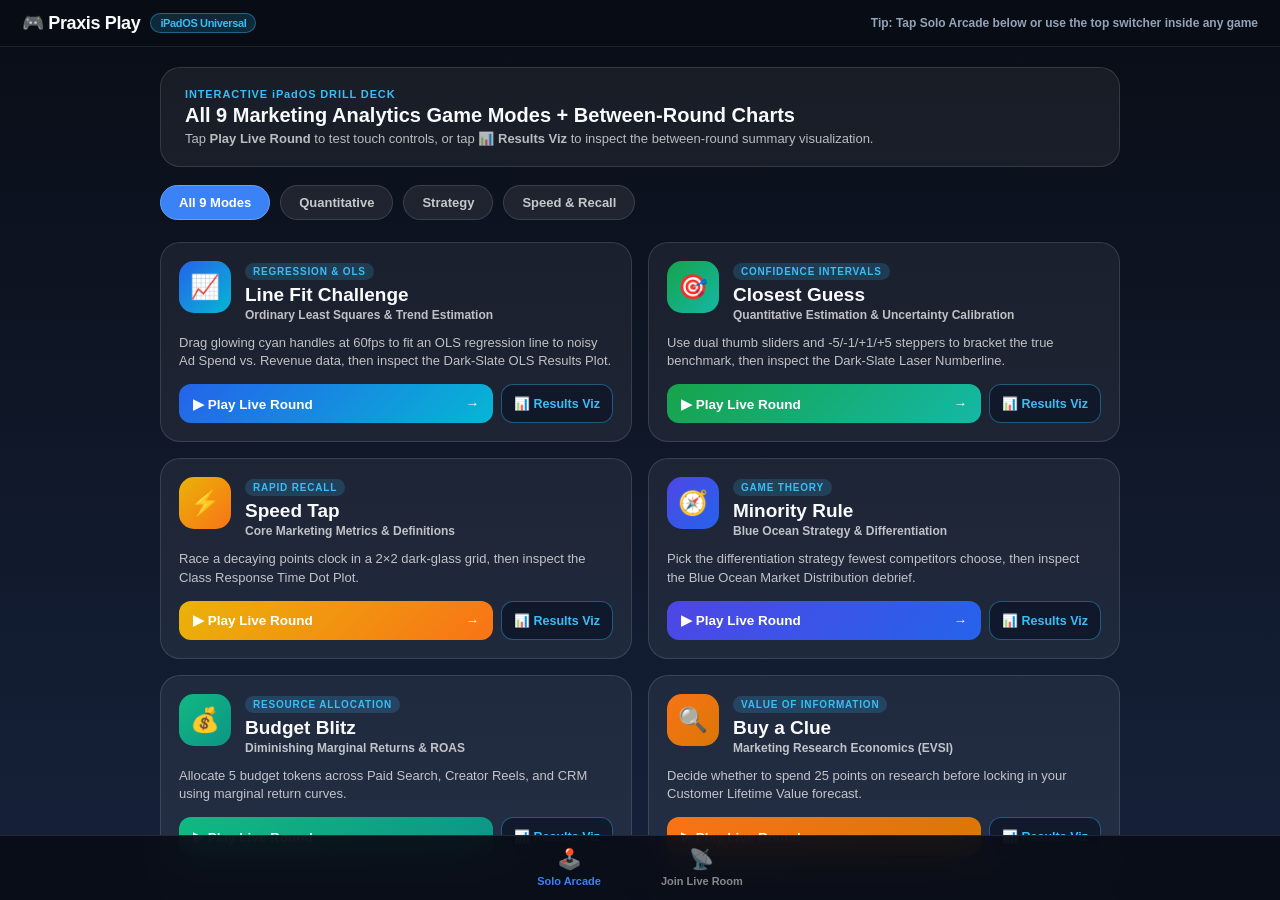
<file: index.html>
<!DOCTYPE html>
<html lang="en">
<head>
    <meta charset="UTF-8">
    <meta http-equiv="refresh" content="0; url=PraxisPlay/Resources/WebEngine/admin_pages/games/ipad.html">
    <meta name="viewport" content="width=device-width, initial-scale=1.0">
    <title>Praxis Play — iPadOS Interactive Experience</title>
    <script>
        window.location.replace("PraxisPlay/Resources/WebEngine/admin_pages/games/ipad.html");
    </script>
</head>
<body style="background:#090D16;color:#F8FAFC;font-family:-apple-system,sans-serif;display:flex;align-items:center;justify-content:center;height:100vh;margin:0;">
    <a href="PraxisPlay/Resources/WebEngine/admin_pages/games/ipad.html" style="color:#38BDF8;font-weight:700;text-decoration:none;">Launching Praxis Play for iPadOS…</a>
</body>
</html>
</file>
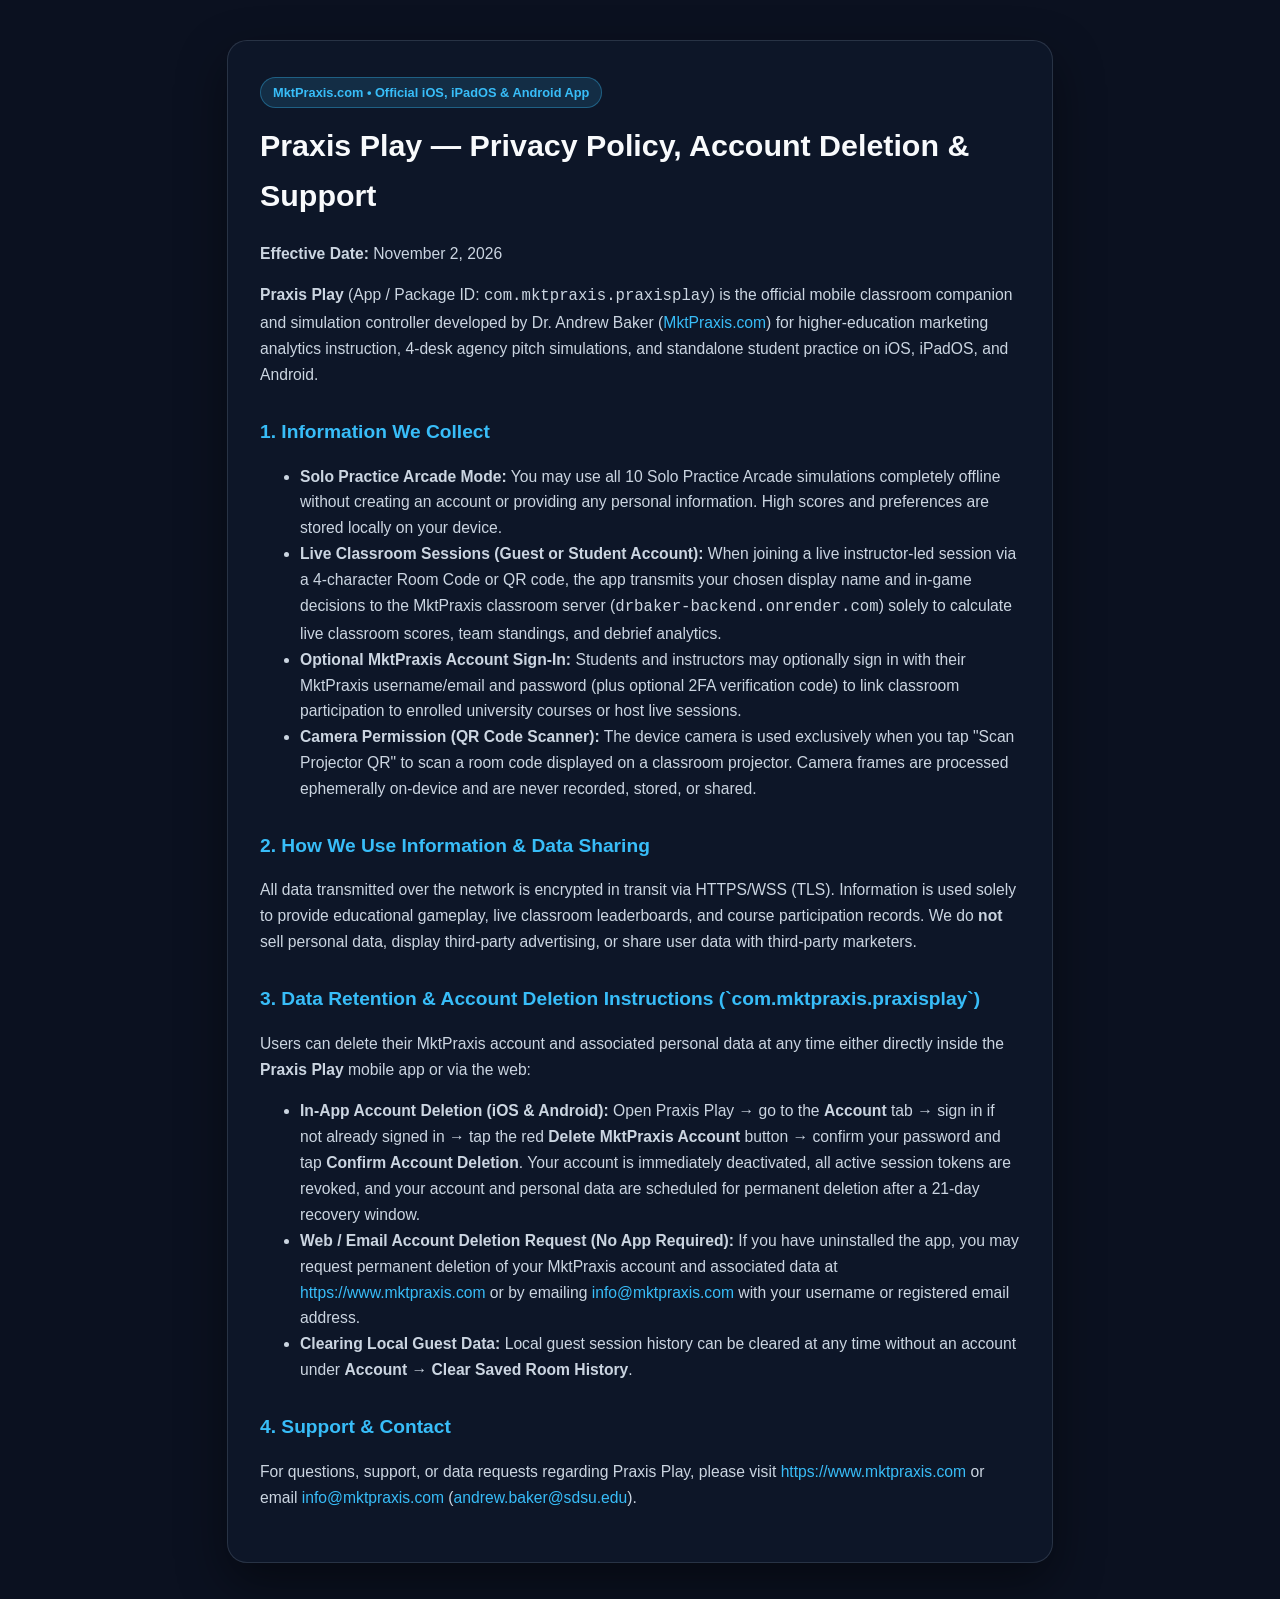
<file: privacy.html>
<!DOCTYPE html>
<html lang="en">
<head>
    <meta charset="UTF-8">
    <meta name="viewport" content="width=device-width, initial-scale=1.0">
    <title>Privacy Policy & Support — Praxis Play (MktPraxis)</title>
    <style>
        body {
            font-family: -apple-system, BlinkMacSystemFont, "SF Pro Text", "Segoe UI", Roboto, sans-serif;
            background: #0B1120;
            color: #E2E8F0;
            line-height: 1.65;
            margin: 0;
            padding: 40px 20px;
        }
        .container {
            max-width: 760px;
            margin: 0 auto;
            background: rgba(15, 23, 42, 0.92);
            border: 1px solid rgba(148, 163, 184, 0.2);
            border-radius: 20px;
            padding: 36px 32px;
            box-shadow: 0 20px 50px rgba(0, 0, 0, 0.45);
        }
        h1 {
            color: #F8FAFC;
            font-size: 1.9rem;
            margin-top: 0;
        }
        h2 {
            color: #38BDF8;
            font-size: 1.2rem;
            margin-top: 28px;
        }
        p, li {
            color: #CBD5E1;
            font-size: 0.98rem;
        }
        a {
            color: #38BDF8;
            text-decoration: none;
        }
        .badge {
            display: inline-block;
            background: rgba(56, 189, 248, 0.14);
            color: #38BDF8;
            border: 1px solid rgba(56, 189, 248, 0.35);
            border-radius: 999px;
            padding: 4px 12px;
            font-size: 0.8rem;
            font-weight: 700;
            margin-bottom: 12px;
        }
    </style>
</head>
<body>
    <div class="container">
        <div class="badge">MktPraxis.com • Official iOS, iPadOS &amp; Android App</div>
        <h1>Praxis Play — Privacy Policy, Account Deletion &amp; Support</h1>
        <p><strong>Effective Date:</strong> November 2, 2026</p>
        <p><strong>Praxis Play</strong> (App / Package ID: <code>com.mktpraxis.praxisplay</code>) is the official mobile classroom companion and simulation controller developed by Dr. Andrew Baker (<a href="https://www.mktpraxis.com">MktPraxis.com</a>) for higher-education marketing analytics instruction, 4-desk agency pitch simulations, and standalone student practice on iOS, iPadOS, and Android.</p>

        <h2>1. Information We Collect</h2>
        <ul>
            <li><strong>Solo Practice Arcade Mode:</strong> You may use all 10 Solo Practice Arcade simulations completely offline without creating an account or providing any personal information. High scores and preferences are stored locally on your device.</li>
            <li><strong>Live Classroom Sessions (Guest or Student Account):</strong> When joining a live instructor-led session via a 4-character Room Code or QR code, the app transmits your chosen display name and in-game decisions to the MktPraxis classroom server (<code>drbaker-backend.onrender.com</code>) solely to calculate live classroom scores, team standings, and debrief analytics.</li>
            <li><strong>Optional MktPraxis Account Sign-In:</strong> Students and instructors may optionally sign in with their MktPraxis username/email and password (plus optional 2FA verification code) to link classroom participation to enrolled university courses or host live sessions.</li>
            <li><strong>Camera Permission (QR Code Scanner):</strong> The device camera is used exclusively when you tap "Scan Projector QR" to scan a room code displayed on a classroom projector. Camera frames are processed ephemerally on-device and are never recorded, stored, or shared.</li>
        </ul>

        <h2>2. How We Use Information &amp; Data Sharing</h2>
        <p>All data transmitted over the network is encrypted in transit via HTTPS/WSS (TLS). Information is used solely to provide educational gameplay, live classroom leaderboards, and course participation records. We do <strong>not</strong> sell personal data, display third-party advertising, or share user data with third-party marketers.</p>

        <h2>3. Data Retention &amp; Account Deletion Instructions (`com.mktpraxis.praxisplay`)</h2>
        <p>Users can delete their MktPraxis account and associated personal data at any time either directly inside the <strong>Praxis Play</strong> mobile app or via the web:</p>
        <ul>
            <li><strong>In-App Account Deletion (iOS &amp; Android):</strong> Open Praxis Play → go to the <strong>Account</strong> tab → sign in if not already signed in → tap the red <strong>Delete MktPraxis Account</strong> button → confirm your password and tap <strong>Confirm Account Deletion</strong>. Your account is immediately deactivated, all active session tokens are revoked, and your account and personal data are scheduled for permanent deletion after a 21-day recovery window.</li>
            <li><strong>Web / Email Account Deletion Request (No App Required):</strong> If you have uninstalled the app, you may request permanent deletion of your MktPraxis account and associated data at <a href="https://www.mktpraxis.com">https://www.mktpraxis.com</a> or by emailing <a href="mailto:info@mktpraxis.com?subject=Account%20Deletion%20Request%20-%20Praxis%20Play">info@mktpraxis.com</a> with your username or registered email address.</li>
            <li><strong>Clearing Local Guest Data:</strong> Local guest session history can be cleared at any time without an account under <strong>Account → Clear Saved Room History</strong>.</li>
        </ul>

        <h2>4. Support &amp; Contact</h2>
        <p>For questions, support, or data requests regarding Praxis Play, please visit <a href="https://www.mktpraxis.com">https://www.mktpraxis.com</a> or email <a href="mailto:info@mktpraxis.com">info@mktpraxis.com</a> (<a href="mailto:andrew.baker@sdsu.edu">andrew.baker@sdsu.edu</a>).</p>
    </div>
</body>
</html>
</file>
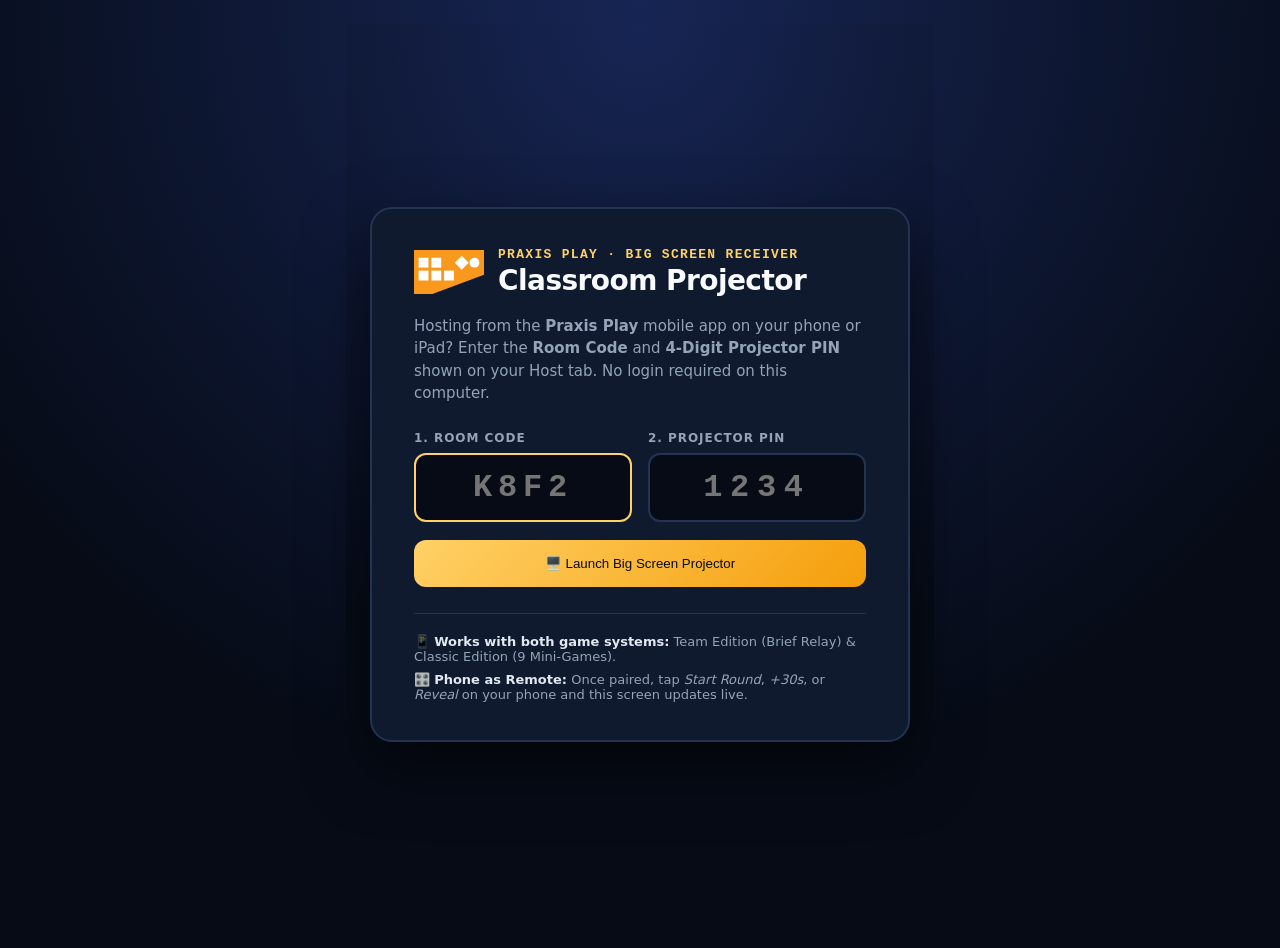
<file: PraxisPlay/Resources/WebEngine/admin_pages/projector.html>
<!DOCTYPE html>
<html lang="en">
<head>
    <meta charset="UTF-8">
    <meta name="viewport" content="width=device-width, initial-scale=1.0">
    <title>Praxis Play · Classroom Projector Receiver</title>
    <link rel="icon" type="image/svg+xml" href="../art_assets/svg_logos/praxisplay_notext_logo.svg">
    <link rel="dns-prefetch" href="https://drbaker-backend.onrender.com">
    <link rel="preconnect" href="https://drbaker-backend.onrender.com" crossorigin>
    <style>
        :root {
            --bg: #060b16;
            --card: #0f1a2e;
            --border: #243352;
            --ink: #f8fafc;
            --muted: #94a3b8;
            --gold: #ffd166;
            --indigo: #4f46e5;
            --emerald: #10b981;
            --danger: #ff8a7a;
        }
        * { box-sizing: border-box; }
        html, body {
            margin: 0;
            min-height: 100vh;
            background: radial-gradient(circle at 50% 0%, #172554 0%, var(--bg) 70%);
            color: var(--ink);
            font-family: 'Inter', 'Segoe UI', system-ui, -apple-system, sans-serif;
            display: grid;
            place-items: center;
            padding: 24px;
        }
        .receiver-card {
            background: var(--card);
            border: 2px solid var(--border);
            border-radius: 22px;
            padding: 38px 42px;
            max-width: 540px;
            width: 100%;
            box-shadow: 0 24px 64px rgba(0, 0, 0, 0.55);
        }
        .brand-row {
            display: flex;
            align-items: center;
            gap: 14px;
            margin-bottom: 18px;
        }
        .brand-row img {
            height: 44px;
            width: auto;
        }
        .eyebrow {
            font-family: ui-monospace, SFMono-Regular, Consolas, monospace;
            font-size: 13px;
            font-weight: 800;
            letter-spacing: 0.1em;
            color: var(--gold);
            text-transform: uppercase;
        }
        h1 {
            margin: 2px 0 0;
            font-size: 28px;
            font-weight: 800;
            letter-spacing: -0.02em;
        }
        .lead {
            margin: 0 0 26px;
            color: var(--muted);
            font-size: 15px;
            line-height: 1.5;
        }
        form {
            display: grid;
            gap: 18px;
        }
        .field-grid {
            display: grid;
            grid-template-columns: 1fr 1fr;
            gap: 16px;
        }
        @media (max-width: 520px) {
            .field-grid { grid-template-columns: 1fr; }
        }
        label {
            display: grid;
            gap: 8px;
            font-size: 12px;
            font-weight: 800;
            letter-spacing: 0.08em;
            color: var(--muted);
            text-transform: uppercase;
        }
        input {
            width: 100%;
            padding: 14px 12px;
            border-radius: 12px;
            border: 2px solid var(--border);
            background: #060b16;
            color: #fff;
            font: 800 32px ui-monospace, SFMono-Regular, Consolas, monospace;
            text-align: center;
            letter-spacing: 0.18em;
            text-transform: uppercase;
            outline: none;
            transition: border-color 0.15s ease;
        }
        input:focus {
            border-color: var(--gold);
        }
        input.pin-input {
            color: var(--gold);
            letter-spacing: 0.24em;
        }
        .submit-btn {
            padding: 16px 22px;
            border-radius: 12px;
            border: 0;
            background: linear-gradient(135deg, #ffd166 0%, #f59e0b 100%);
            color: #060b16;
            font: 800 18px inherit;
            cursor: pointer;
            transition: transform 0.12s ease, opacity 0.12s ease;
        }
        .submit-btn:hover { transform: translateY(-1px); }
        .submit-btn:disabled { opacity: 0.6; cursor: wait; transform: none; }
        .error-box {
            padding: 12px 14px;
            border-radius: 10px;
            background: rgba(239, 68, 68, 0.16);
            border: 1px solid rgba(248, 113, 113, 0.4);
            color: var(--danger);
            font-size: 14px;
            font-weight: 600;
        }
        .error-box[hidden] { display: none; }
        .steps-box {
            margin-top: 26px;
            padding-top: 20px;
            border-top: 1px solid var(--border);
            display: grid;
            gap: 8px;
            font-size: 13px;
            color: var(--muted);
        }
        .steps-box strong { color: #e2e8f0; }
    </style>
</head>
<body>
    <main class="receiver-card">
        <div class="brand-row">
            <img src="../art_assets/svg_logos/praxisplay_notext_logo.svg" alt="Praxis Play">
            <div>
                <div class="eyebrow">Praxis Play · Big Screen Receiver</div>
                <h1>Classroom Projector</h1>
            </div>
        </div>
        <p class="lead">
            Hosting from the <strong>Praxis Play</strong> mobile app on your phone or iPad?
            Enter the <strong>Room Code</strong> and <strong>4-Digit Projector PIN</strong> shown on your Host tab. No login required on this computer.
        </p>

        <form id="receiverForm">
            <div class="field-grid">
                <label for="roomInput">
                    1. Room Code
                    <input id="roomInput" maxlength="8" placeholder="K8F2" autocomplete="off" required>
                </label>
                <label for="pinInput">
                    2. Projector PIN
                    <input id="pinInput" class="pin-input" maxlength="6" inputmode="numeric" placeholder="1234" autocomplete="off">
                </label>
            </div>
            <div id="errBox" class="error-box" role="alert" hidden></div>
            <button id="launchBtn" class="submit-btn" type="submit">🖥️ Launch Big Screen Projector</button>
        </form>

        <div class="steps-box">
            <div>📱 <strong>Works with both game systems:</strong> Team Edition (Brief Relay) &amp; Classic Edition (9 Mini-Games).</div>
            <div>🎛️ <strong>Phone as Remote:</strong> Once paired, tap <em>Start Round</em>, <em>+30s</em>, or <em>Reveal</em> on your phone and this screen updates live.</div>
        </div>
    </main>

    <script src="../shared/js/api-config.js"></script>
    <script>
    (function () {
        'use strict';
        var params = new URLSearchParams(location.search);
        var hashParams = new URLSearchParams((location.hash || '').replace(/^#/, ''));
        var roomInput = document.getElementById('roomInput');
        var pinInput = document.getElementById('pinInput');
        var errBox = document.getElementById('errBox');
        var launchBtn = document.getElementById('launchBtn');

        var initialRoom = (params.get('room') || hashParams.get('room') || '').toUpperCase().replace(/[^A-Z0-9]/g, '');
        var initialPin = (hashParams.get('pin') || params.get('pin') || '').trim();
        if (initialRoom) roomInput.value = initialRoom;
        if (initialPin) pinInput.value = initialPin;

        function showError(msg) {
            errBox.textContent = msg;
            errBox.hidden = !msg;
        }

        function saveTeamPlayToken(roomCode, token) {
            var key = 'teamplay:' + String(roomCode).toUpperCase() + ':projector_token';
            try { sessionStorage.setItem(key, token); } catch (e) {}
            try { localStorage.setItem(key, token); } catch (e) {}
        }

        function connectProjector(roomCode, pin) {
            showError('');
            launchBtn.disabled = true;
            launchBtn.textContent = 'Connecting to Room ' + roomCode + '…';

            fetch(window.API_BASE + '/team-play/projector-pair/', {
                method: 'POST',
                headers: { 'Content-Type': 'application/json' },
                body: JSON.stringify({ room_code: roomCode, pin: pin })
            })
            .then(function (r) {
                return r.json().catch(function () { return {}; }).then(function (data) {
                    return { ok: r.ok, status: r.status, data: data };
                });
            })
            .then(function (res) {
                if (res.ok && res.data && res.data.ok) {
                    if (res.data.edition === 'team_play') {
                        var pt = res.data.projector_token || '';
                        saveTeamPlayToken(roomCode, pt);
                        location.href = 'team_play/projector.html?room=' + encodeURIComponent(roomCode) + (pt ? '#pt=' + encodeURIComponent(pt) : '');
                        return;
                    }
                    if (res.data.edition === 'classic') {
                        location.href = 'games/game-projector.html?room=' + encodeURIComponent(roomCode);
                        return;
                    }
                }
                // Fallback: if the room is a Classic GameSession and projector-pair returned 404 on an older backend deploy
                if (res.status === 404) {
                    return fetch(window.API_BASE + '/game/' + encodeURIComponent(roomCode) + '/')
                        .then(function (gr) {
                            if (gr.ok) {
                                location.href = 'games/game-projector.html?room=' + encodeURIComponent(roomCode);
                                return;
                            }
                            throw new Error(res.data.error || 'Room ' + roomCode + ' not found. Check the 4-letter Room Code.');
                        });
                }
                throw new Error(res.data.error || 'Invalid Room Code or 4-digit Projector PIN.');
            })
            .catch(function (err) {
                launchBtn.disabled = false;
                launchBtn.textContent = '🖥️ Launch Big Screen Projector';
                showError(err && err.message ? err.message : 'Could not connect to server.');
            });
        }

        document.getElementById('receiverForm').addEventListener('submit', function (e) {
            e.preventDefault();
            var rc = (roomInput.value || '').toUpperCase().replace(/[^A-Z0-9]/g, '');
            var pin = (pinInput.value || '').trim();
            if (!rc) { showError('Please enter a Room Code.'); return; }
            connectProjector(rc, pin);
        });

        if (initialRoom && initialPin) {
            connectProjector(initialRoom, initialPin);
        } else if (initialRoom) {
            pinInput.focus();
        } else {
            roomInput.focus();
        }
    })();
    </script>
</body>
</html>
</file>
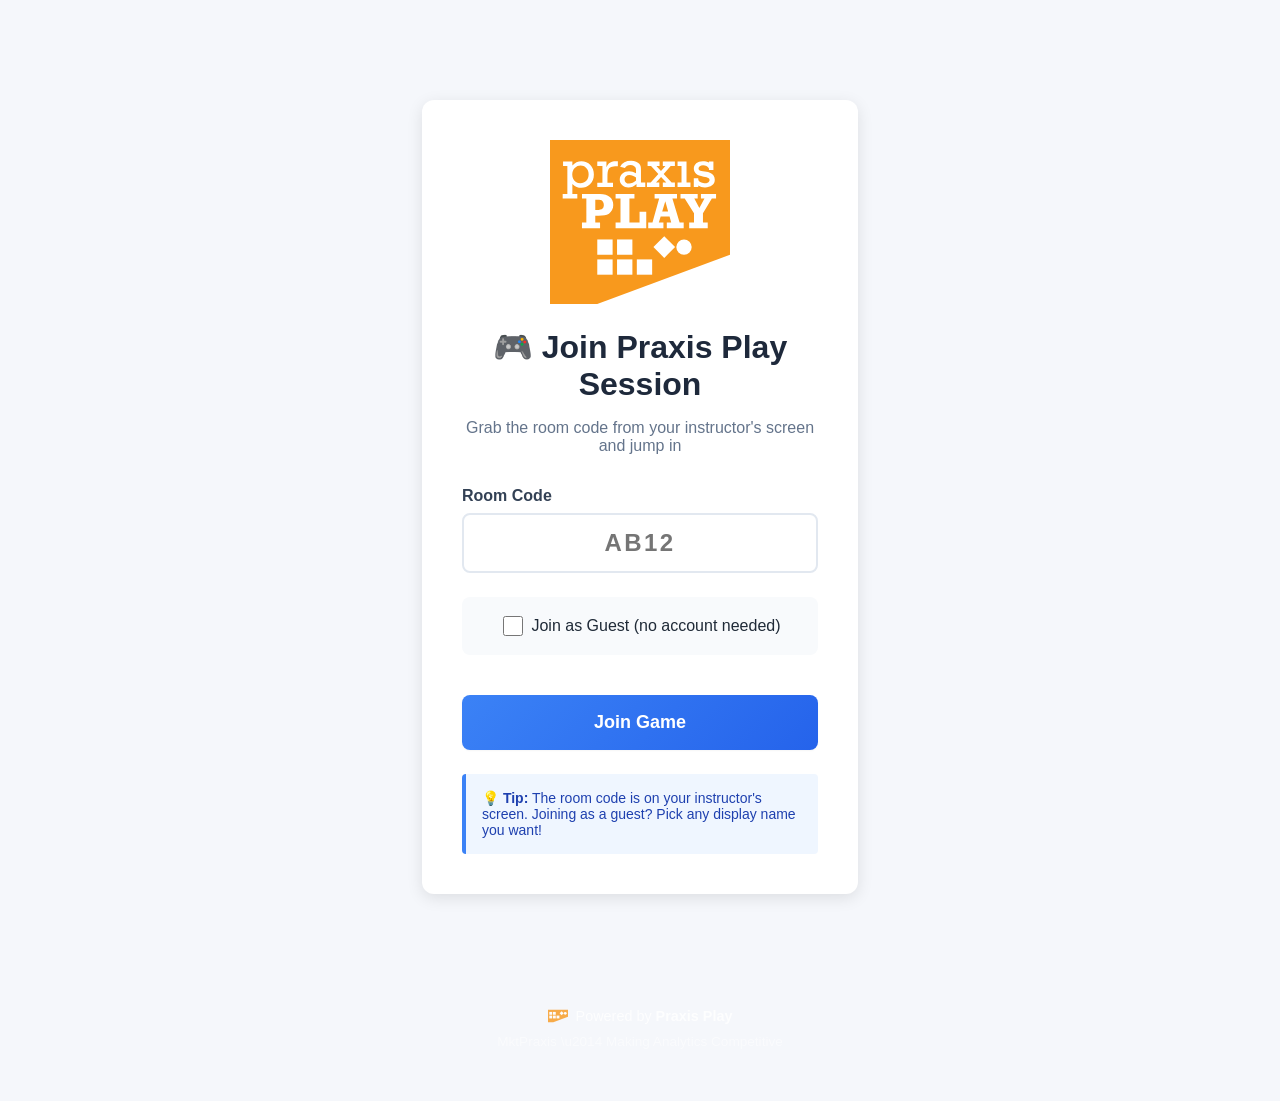
<file: PraxisPlay/Resources/WebEngine/admin_pages/games/game-join.html>
<!DOCTYPE html>
<html lang="en">
<head>
    <meta charset="UTF-8">
    <meta name="viewport" content="width=device-width, initial-scale=1.0">
    <title>Join Praxis Play — MktPraxis</title>
    <link rel="icon" type="image/svg+xml" href="../../art_assets/svg_logos/praxisplay_notext_logo.svg">
    
    <!-- DNS prefetch and preconnect for faster loading -->
    <link rel="dns-prefetch" href="https://drbaker-backend.onrender.com">
    <link rel="preconnect" href="https://drbaker-backend.onrender.com" crossorigin>
    
    <link rel="stylesheet" href="../../shared/css/main.css">
    <style>
        .join-container {
            max-width: 500px;
            margin: 3rem auto;
            padding: 2rem;
        }
        .join-card {
            background: white;
            padding: 2.5rem;
            border-radius: 12px;
            box-shadow: 0 4px 16px rgba(0,0,0,0.1);
        }
        .join-header {
            text-align: center;
            margin-bottom: 2rem;
        }
        .join-header h1 {
            color: #1e293b;
            margin-bottom: 0.5rem;
            font-size: 2rem;
        }
        .join-header p {
            color: #64748b;
        }
        .form-group {
            margin-bottom: 1.5rem;
        }
        .form-group label {
            display: block;
            margin-bottom: 0.5rem;
            font-weight: 600;
            color: #334155;
        }
        .form-group input {
            width: 100%;
            padding: 0.875rem;
            border: 2px solid #e2e8f0;
            border-radius: 8px;
            font-size: 1.125rem;
            text-transform: uppercase;
            letter-spacing: 0.1em;
            transition: all 0.2s;
        }
        .form-group input:focus {
            outline: none;
            border-color: #3b82f6;
            box-shadow: 0 0 0 4px rgba(59, 130, 246, 0.1);
        }
        .room-code-input {
            text-align: center;
            font-weight: 700;
            font-size: 1.5rem !important;
        }
        .btn {
            width: 100%;
            padding: 1rem;
            background: linear-gradient(135deg, #3b82f6 0%, #2563eb 100%);
            color: white;
            border: none;
            border-radius: 8px;
            font-size: 1.125rem;
            font-weight: 600;
            cursor: pointer;
            transition: all 0.2s;
            margin-top: 1rem;
        }
        .btn:hover {
            transform: translateY(-2px);
            box-shadow: 0 8px 16px rgba(59, 130, 246, 0.3);
        }
        .btn:active {
            transform: translateY(0);
        }
        .btn:disabled {
            opacity: 0.5;
            cursor: not-allowed;
            transform: none;
        }
        .guest-toggle {
            margin: 1.5rem 0;
            padding: 1rem;
            background: #f8fafc;
            border-radius: 8px;
            text-align: center;
        }
        .guest-toggle label {
            display: flex;
            align-items: center;
            justify-content: center;
            cursor: pointer;
            font-weight: 500;
        }
        .guest-toggle input[type="checkbox"] {
            margin-right: 0.5rem;
            width: 20px;
            height: 20px;
        }
        .error-message {
            background: #fee;
            color: #c00;
            padding: 0.75rem;
            border-radius: 6px;
            margin-bottom: 1rem;
            display: none;
        }
        .warning-message {
            background: #fef3c7;
            color: #92400e;
            padding: 0.75rem;
            border-radius: 6px;
            margin-bottom: 1rem;
            border-left: 4px solid #f59e0b;
            display: none;
        }
        .success-message {
            background: #efe;
            color: #070;
            padding: 0.75rem;
            border-radius: 6px;
            margin-bottom: 1rem;
            display: none;
        }
        .info-box {
            background: #eff6ff;
            border-left: 4px solid #3b82f6;
            padding: 1rem;
            margin-top: 1.5rem;
            border-radius: 4px;
        }
        .info-box p {
            margin: 0;
            color: #1e40af;
            font-size: 0.875rem;
        }
        .spinner {
            display: inline-block;
            width: 16px;
            height: 16px;
            border: 2px solid rgba(255,255,255,0.3);
            border-top-color: white;
            border-radius: 50%;
            animation: spin 0.6s linear infinite;
            margin-right: 0.5rem;
        }
        @keyframes spin {
            to { transform: rotate(360deg); }
        }
    </style>
    <link rel="stylesheet" href="../../shared/css/badge-notification.css">
</head>
<body>
    <div class="join-container">
        <div class="join-card">
            <div class="join-header">
                <img src="../../art_assets/svg_logos/praxisplay_main_logo.svg" alt="Praxis Play" style="width: 180px; margin: 0 auto 1.5rem auto; display: block;">
                <h1>🎮 Join Praxis Play Session</h1>
                <p>Grab the room code from your instructor's screen and jump in</p>
            </div>

            <div id="errorMessage" class="error-message" role="alert"></div>
            <div id="warningMessage" class="warning-message"></div>
            <div id="successMessage" class="success-message"></div>

            <form id="joinForm">
                <div class="form-group">
                    <label for="roomCode">Room Code</label>
                    <input 
                        type="text" 
                        id="roomCode" 
                        name="roomCode" 
                        class="room-code-input"
                        placeholder="AB12" 
                        maxlength="4"
                        required
                        autocomplete="off"
                    >
                </div>

                <div class="guest-toggle">
                    <label>
                        <input type="checkbox" id="guestMode" name="guestMode">
                        Join as Guest (no account needed)
                    </label>
                </div>

                <div id="guestFields" style="display: none;">
                    <div class="form-group">
                        <label for="guestName">Your Name</label>
                        <input 
                            type="text" 
                            id="guestName" 
                            name="guestName" 
                            placeholder="Enter your display name"
                            maxlength="50"
                        >
                    </div>

                    <div class="form-group">
                        <label for="guestPassword">Guest Room PIN (if required)</label>
                        <input 
                            type="text" 
                            id="guestPassword" 
                            name="room_guest_pin_no_autofill" 
                            placeholder="Optional"
                            autocomplete="off"
                            autocorrect="off"
                            autocapitalize="off"
                            spellcheck="false"
                            data-lpignore="true"
                            data-1p-ignore="true"
                            data-form-type="other"
                        >
                    </div>
                </div>

                <button type="submit" class="btn" id="joinBtn">
                    Join Game
                </button>
            </form>

            <div class="info-box">
                <p><strong>💡 Tip:</strong> The room code is on your instructor's screen. Joining as a guest? Pick any display name you want!</p>
            </div>
        </div>
    </div>

    <script src="../../shared/js/api-config.js"></script>
    <script src="../../shared/js/error_utils.js"></script>
    <script>
        // API_BASE loaded from config
        const API_BASE = window.API_BASE;
        
        // Timing instrumentation
        const timingData = {
            pageLoadStart: Date.now(),
            joinRequestStart: null,
            joinResponseComplete: null,
            dnsLookup: null,
            tcpConnection: null,
            sslHandshake: null,
            firstByteTime: null
        };
        
        function logTiming(label, value) {
            console.log(`[TIMING] ${label}: ${value}ms`);
        }
        
        function displayTimingData() {
            const timingDisplay = document.createElement('div');
            timingDisplay.style.cssText = 'position: fixed; bottom: 10px; right: 10px; background: rgba(0,0,0,0.8); color: #0f0; padding: 10px; font-family: monospace; font-size: 11px; border-radius: 4px; max-width: 300px; z-index: 9999;';
            
            let html = '<strong>Join Request Timing:</strong><br>';
            if (timingData.dnsLookup) html += `DNS: ${timingData.dnsLookup}ms<br>`;
            if (timingData.tcpConnection) html += `TCP: ${timingData.tcpConnection}ms<br>`;
            if (timingData.sslHandshake) html += `SSL: ${timingData.sslHandshake}ms<br>`;
            if (timingData.firstByteTime) html += `First Byte: ${timingData.firstByteTime}ms<br>`;
            if (timingData.joinRequestStart && timingData.joinResponseComplete) {
                html += `Total Request: ${timingData.joinResponseComplete - timingData.joinRequestStart}ms<br>`;
            }
            html += `<br>Total Page Time: ${Date.now() - timingData.pageLoadStart}ms`;
            
            timingDisplay.innerHTML = html;
            document.body.appendChild(timingDisplay);
        }
        
        // Check for room code in URL parameters
        const urlParams = new URLSearchParams(window.location.search);
        const roomCodeFromUrl = urlParams.get('room');
        if (roomCodeFromUrl) {
            document.getElementById('roomCode').value = roomCodeFromUrl.toUpperCase();
        }

        // Defeat browser password manager autofill on the guest room code field
        const gpJoinInput = document.getElementById('guestPassword');
        if (gpJoinInput) {
            gpJoinInput.value = '';
            setTimeout(() => { if (gpJoinInput && !gpJoinInput.dataset.userEdited) gpJoinInput.value = ''; }, 100);
            setTimeout(() => { if (gpJoinInput && !gpJoinInput.dataset.userEdited) gpJoinInput.value = ''; }, 400);
            gpJoinInput.addEventListener('input', () => { gpJoinInput.dataset.userEdited = 'true'; });
        }

        function getGuestResumeKey(roomCode) {
            return `praxisPlayGuestSession:${roomCode}`;
        }

        // Same unambiguous alphabet as room codes -- no 0/O/1/L/I, because these
        // get read off a projector and said out loud.
        const GUEST_TAG_CHARS = 'ABCDEFGHJKMNPQRSTUVWXYZ23456789';
        const GUEST_TAG_LENGTH = 4;
        const GUEST_NAME_MAX = 100;  // PlayerSession.guest_name max_length

        function getGuestTagKey(roomCode) {
            return `praxisPlayGuestTag:${roomCode}`;
        }

        function makeGuestTag() {
            const draws = new Uint32Array(GUEST_TAG_LENGTH);
            crypto.getRandomValues(draws);
            let tag = '';
            for (let i = 0; i < GUEST_TAG_LENGTH; i++) {
                tag += GUEST_TAG_CHARS[draws[i] % GUEST_TAG_CHARS.length];
            }
            return tag;
        }

        function guestTagFor(roomCode) {
            // Stable per room: coming back to this page must not mint a second
            // identity with a zero score.
            try {
                const saved = localStorage.getItem(getGuestTagKey(roomCode));
                if (saved && saved.length === GUEST_TAG_LENGTH) {
                    return saved;
                }
            } catch (error) {
                // Private browsing. A fresh tag still works for this join.
            }
            const tag = makeGuestTag();
            try {
                localStorage.setItem(getGuestTagKey(roomCode), tag);
            } catch (error) {
                // Not fatal -- the name is already decided for this request.
            }
            return tag;
        }

        function decorateGuestName(roomCode, typedName) {
            const suffix = ` ${guestTagFor(roomCode)}`;
            return typedName.slice(0, GUEST_NAME_MAX - suffix.length) + suffix;
        }

        function getSavedGuestSession(roomCode) {
            try {
                return JSON.parse(localStorage.getItem(getGuestResumeKey(roomCode)) || 'null');
            } catch (error) {
                return null;
            }
        }

        function updateResumeNotice() {
            const roomCode = document.getElementById('roomCode').value.trim().toUpperCase();
            const saved = roomCode ? getSavedGuestSession(roomCode) : null;
            const warningMessage = document.getElementById('warningMessage');
            if (saved && saved.guest_name && saved.player_session_id) {
                // Show what they typed, not the tagged form -- they are being
                // asked to retype the name, and the tag is re-applied for them.
                const shown = saved.base_name || saved.guest_name;
                warningMessage.textContent = `Found a previous guest session for ${shown}. Use the same name to rejoin.`;
                warningMessage.style.display = 'block';
            } else if (warningMessage.textContent.startsWith('Found a previous guest session')) {
                warningMessage.style.display = 'none';
                warningMessage.textContent = '';
            }
        }
        
        // Toggle guest fields
        document.getElementById('guestMode').addEventListener('change', function() {
            const guestFields = document.getElementById('guestFields');
            const guestName = document.getElementById('guestName');
            
            if (this.checked) {
                guestFields.style.display = 'block';
                guestName.required = true;
            } else {
                guestFields.style.display = 'none';
                guestName.required = false;
            }
        });

        // Auto-uppercase room code
        document.getElementById('roomCode').addEventListener('input', function() {
            this.value = this.value.toUpperCase();
            updateResumeNotice();
        });

        updateResumeNotice();

        // Handle form submission
        document.getElementById('joinForm').addEventListener('submit', async function(e) {
            e.preventDefault();
            
            const roomCode = document.getElementById('roomCode').value.trim().toUpperCase();
            const isGuest = document.getElementById('guestMode').checked;
            const guestName = document.getElementById('guestName').value.trim();
            const guestPassword = document.getElementById('guestPassword').value.trim();
            const joinBtn = document.getElementById('joinBtn');
            const errorMessage = document.getElementById('errorMessage');
            const warningMessage = document.getElementById('warningMessage');
            const successMessage = document.getElementById('successMessage');
            
            // Clear messages
            errorMessage.style.display = 'none';
            warningMessage.style.display = 'none';
            successMessage.style.display = 'none';
            successMessage.style.display = 'none';
            
            // Validate
            if (!roomCode) {
                showError('Please enter a room code');
                return;
            }
            
            if (isGuest && !guestName) {
                showError('Please enter your name');
                return;
            }
            
            // Disable button and show loading spinner
            joinBtn.disabled = true;
            joinBtn.innerHTML = '<span class="spinner"></span>Joining...';
            
            try {
                // Prepare request data
                const requestData = {
                    room_code: roomCode
                };
                
                if (isGuest) {
                    requestData.guest_name = decorateGuestName(roomCode, guestName);
                    const savedGuestSession = getSavedGuestSession(roomCode);
                    if (savedGuestSession && savedGuestSession.guest_name === requestData.guest_name && savedGuestSession.player_session_id) {
                        requestData.player_session_id = savedGuestSession.player_session_id;
                    }
                    if (guestPassword) {
                        requestData.guest_password = guestPassword;
                    }
                } else {
                    requestData.guest_password = guestPassword;
                }
                
                // Get auth token if not guest
                let headers = {'Content-Type': 'application/json'};
                if (!isGuest) {
                    const token = localStorage.getItem('token');
                    if (!token) {
                        showError('Please log in first or join as a guest');
                        joinBtn.disabled = false;
                        joinBtn.textContent = 'Join Game';
                        return;
                    }
                    headers['Authorization'] = `Token ${token}`;
                }
                
                // Join game
                joinBtn.innerHTML = 'Joining... <span style="font-size: 0.75rem;">(may take 1-2 min on first load)</span>';
                
                // A whole class scanning one QR code shares one campus IP, so every
                // join in the room comes out of a single rate-limit bucket and a late
                // scanner can legitimately be told to wait. Sit out the queue on the
                // student's behalf: told to "try again", someone in a room of 50 will
                // just mash the button and drain the bucket faster.
                const MAX_JOIN_RETRIES = 4;
                let response;
                let data;
                
                for (let attempt = 0; ; attempt++) {
                    timingData.joinRequestStart = Date.now();
                    response = await fetch(`${API_BASE}/game/join/`, {
                        method: 'POST',
                        headers: headers,
                        body: JSON.stringify(requestData)
                    });
                    
                    timingData.joinResponseComplete = Date.now();
                    const requestTime = timingData.joinResponseComplete - timingData.joinRequestStart;
                    logTiming('Join Request', requestTime);
                    
                    // Capture resource timing
                    if (window.performance && window.performance.getEntriesByType) {
                        const resources = window.performance.getEntriesByType('resource');
                        const apiResource = resources.find(r => r.name.includes('/game/join/'));
                        if (apiResource) {
                            timingData.dnsLookup = Math.round(apiResource.domainLookupEnd - apiResource.domainLookupStart);
                            timingData.tcpConnection = Math.round(apiResource.connectEnd - apiResource.connectStart);
                            timingData.sslHandshake = Math.round(apiResource.connectEnd - apiResource.secureConnectionStart);
                            timingData.firstByteTime = Math.round(apiResource.responseStart - apiResource.requestStart);
                            
                            logTiming('DNS Lookup', timingData.dnsLookup);
                            logTiming('TCP Connection', timingData.tcpConnection);
                            logTiming('SSL Handshake', timingData.sslHandshake);
                            logTiming('Time to First Byte', timingData.firstByteTime);
                        }
                    }
                    
                    displayTimingData();
                    
                    try {
                        data = await response.json();
                    } catch (parseError) {
                        data = {};
                    }
                    
                    if (response.status !== 429) {
                        break;
                    }
                    
                    // DRF answers a throttle with {detail: "...available in N seconds"}
                    // and no `error` key, which is why reading `data.error` alone used
                    // to leave the student staring at a bare "Failed to join game".
                    const detail = (data && (data.detail || data.error)) || '';
                    const parsed = /(\d+)\s*second/.exec(detail);
                    const waitSeconds = Math.min(parsed ? parseInt(parsed[1], 10) + 1 : 5, 30);
                    
                    if (attempt >= MAX_JOIN_RETRIES) {
                        throw new Error(
                            'This room is receiving a lot of join requests at once. Wait about ' +
                            waitSeconds + ' seconds, then tap Join Game again.'
                        );
                    }
                    
                    for (let remaining = waitSeconds; remaining > 0; remaining--) {
                        joinBtn.textContent = 'Room is busy - retrying in ' + remaining + 's';
                        await new Promise(resolve => setTimeout(resolve, 1000));
                    }
                    joinBtn.innerHTML = '<span class="spinner"></span>Joining...';
                }
                
                if (!response.ok) {
                    const message = (window.ErrorUtils && ErrorUtils.messageFrom)
                        ? ErrorUtils.messageFrom(data, response.status, 'Failed to join game')
                        : (data.error || data.detail || 'Failed to join game');
                    throw new Error(message);
                }
                
                // Show warning if present (e.g., guest in enrollment-required game)
                if (data.warning) {
                    showWarning(data.warning);
                }
                
                // Store player session info
                sessionStorage.setItem('gameSession', JSON.stringify(data.game_session));
                sessionStorage.setItem('playerSession', JSON.stringify(data.player_session));
                sessionStorage.setItem('isGuest', data.is_guest);
                sessionStorage.setItem('waitingToEnter', data.waiting_to_enter || false);

                if (data.is_guest && data.game_session && data.game_session.game_type === 'live_buzzer') {
                    localStorage.setItem(getGuestResumeKey(roomCode), JSON.stringify({
                        room_code: roomCode,
                        // The server numbers a name the room already has, so store
                        // what it assigned -- storing what they typed would make the
                        // resume credential match a different player.
                        guest_name: (data.player_session && data.player_session.display_name) || requestData.guest_name,
                        base_name: guestName,
                        player_session_id: data.resume_player_session_id || data.player_session.id,
                        saved_at: new Date().toISOString()
                    }));
                }
                
                // Success!
                const waitingMsg = data.waiting_to_enter 
                    ? 'You\u2019re in! You\u2019ll jump in when the next round starts\u2026' 
                    : 'You\u2019re in! Loading the game\u2026';
                showSuccess(waitingMsg);
                
                // Redirect to game play page
                setTimeout(() => {
                    window.location.href = `game-play.html?room=${roomCode}`;
                }, 1000);
                
            } catch (error) {
                showError(error.message);
                joinBtn.disabled = false;
                joinBtn.innerHTML = 'Join Game';
            }
        });
        
        function showError(message) {
            const errorMessage = document.getElementById('errorMessage');
            errorMessage.textContent = message;
            errorMessage.style.display = 'block';
        }
        
        function showWarning(message) {
            const warningMessage = document.getElementById('warningMessage');
            warningMessage.textContent = message;
            warningMessage.style.display = 'block';
        }
        
        function showSuccess(message) {
            const successMessage = document.getElementById('successMessage');
            successMessage.textContent = message;
            successMessage.style.display = 'block';
        }

        // Listen for auto-join commands from multi-player-tester
        window.addEventListener('message', function(event) {
            // Only accept messages from same origin for security
            if (event.origin !== window.location.origin) return;

            const data = event.data;
            if (data.action === 'joinGame') {
                console.log('Received auto-join command:', data);
                
                // Fill in the form
                const roomCodeInput = document.getElementById('roomCode');
                const guestModeCheckbox = document.getElementById('guestMode');
                const guestNameInput = document.getElementById('guestName');
                const guestPasswordInput = document.getElementById('guestPassword');
                
                if (roomCodeInput) roomCodeInput.value = data.roomCode || '';
                
                // Enable guest mode
                if (guestModeCheckbox && !guestModeCheckbox.checked) {
                    guestModeCheckbox.checked = true;
                    guestModeCheckbox.dispatchEvent(new Event('change'));
                }
                
                // Fill guest fields
                setTimeout(() => {
                    if (guestNameInput) guestNameInput.value = data.username || '';
                    if (guestPasswordInput && data.password) guestPasswordInput.value = data.password;
                    
                    // Auto-submit after a brief delay
                    setTimeout(() => {
                        const joinForm = document.getElementById('joinForm');
                        if (joinForm) {
                            joinForm.dispatchEvent(new Event('submit'));
                        }
                    }, 200);
                }, 100);
            }
        });
    </script>
    
    <!-- Deferred Tracking -->
    <!-- No Clarity: session replay would capture identifiable student records. -->
    
    <footer style="text-align: center; padding: 2rem 1rem; color: rgba(255,255,255,0.8); font-size: 0.9rem;">
        <div style="display: flex; align-items: center; justify-content: center; gap: 0.5rem; margin-bottom: 0.5rem;">
            <img src="../../art_assets/svg_logos/praxisplay_notext_logo.svg" alt="Praxis Play" style="width: 20px; height: 20px; opacity: 0.8;">
            <span>Powered by <strong>Praxis Play</strong></span>
        </div>
        <div style="opacity: 0.7; font-size: 0.85rem;">MktPraxis \u2014 Making Analytics Competitive</div>
    </footer>
    <script src="../../shared/js/badge-notifications.js"></script>
</body>
</html>
</file>
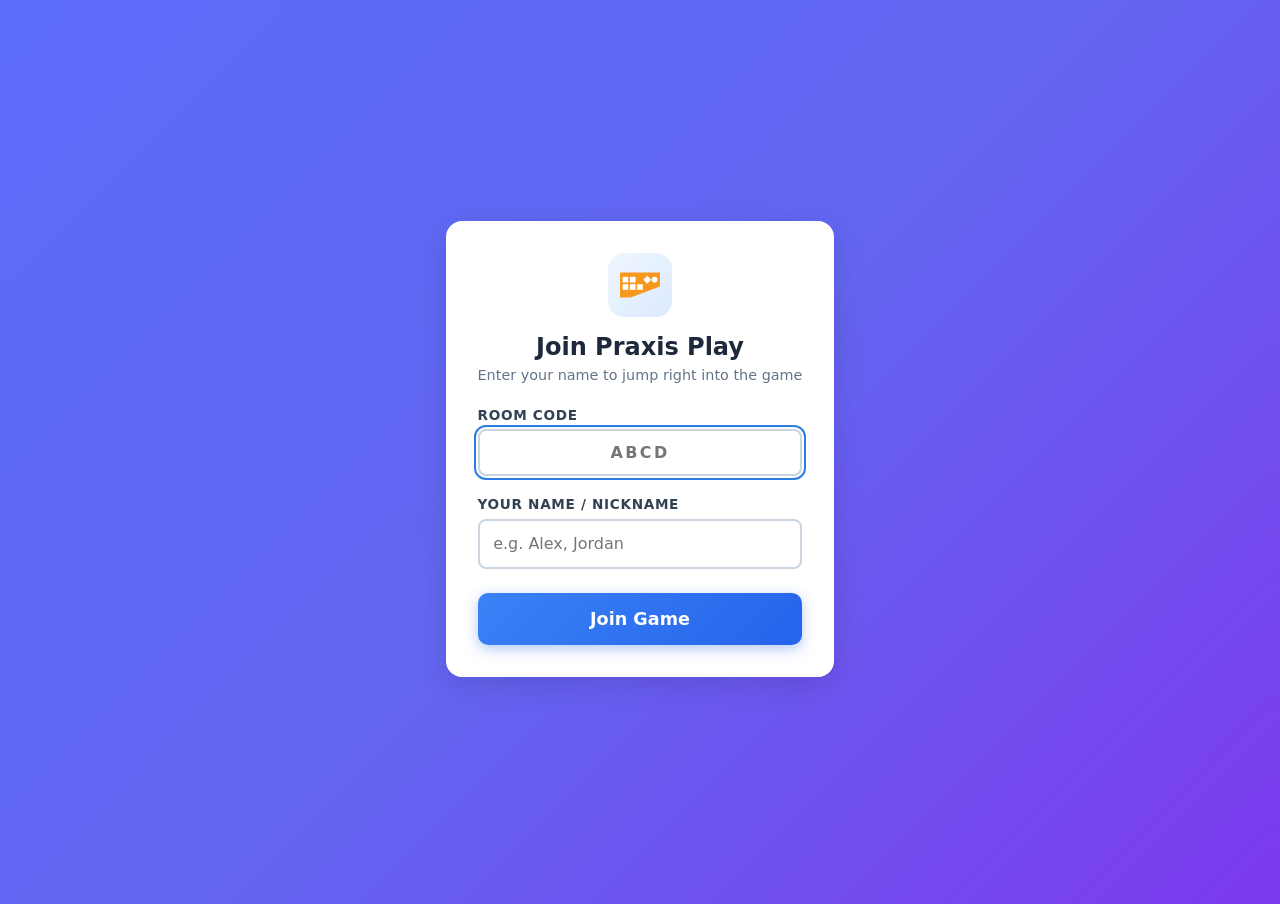
<file: PraxisPlay/Resources/WebEngine/admin_pages/games/game-play.html>
<!DOCTYPE html>
<html lang="en">
<head>
    <meta charset="UTF-8">
    <meta name="viewport" content="width=device-width, initial-scale=1.0">
    <title>Play Praxis Play — MktPraxis</title>
    <link rel="icon" type="image/svg+xml" href="../../art_assets/svg_logos/praxisplay_notext_logo.svg">
    
    <!-- DNS prefetch and preconnect for faster loading -->
    <link rel="dns-prefetch" href="https://drbaker-backend.onrender.com">
    <link rel="preconnect" href="https://drbaker-backend.onrender.com" crossorigin>
    
    <link rel="stylesheet" href="../../shared/css/main.css">
    <style>
        body {
            background: linear-gradient(135deg, #667eea 0%, #764ba2 100%);
            min-height: 100vh;
            overflow-x: hidden;
        }
        .game-container {
            max-width: 1000px;
            margin: 0.5rem auto;
            padding: 0.5rem;
        }
        .game-header {
            background: white;
            padding: 0.75rem 1rem;
            border-radius: 12px;
            box-shadow: 0 2px 8px rgba(0,0,0,0.1);
            margin-bottom: 0.75rem;
            display: flex;
            justify-content: space-between;
            align-items: center;
            min-height: 50px;
        }
        .player-info h1 {
            margin: 0;
            color: #1e293b;
            font-size: 1.1rem;
        }
        .player-info .room-code {
            color: #64748b;
            font-size: 0.75rem;
        }
        .game-stats {
            display: flex;
            gap: 1rem;
        }
        .stat-item {
            text-align: center;
        }
        .stat-item .label {
            font-size: 0.65rem;
            color: #64748b;
            text-transform: uppercase;
            font-weight: 600;
            margin-bottom: 2px;
        }
        .stat-item .value {
            font-size: 1.1rem;
            font-weight: 700;
            color: #1e293b;
            line-height: 1;
        }
        .game-area {
            background: white;
            padding: 1rem;
            border-radius: 12px;
            box-shadow: 0 2px 8px rgba(0,0,0,0.1);
            margin-bottom: 1rem;
            min-height: 300px;
        }
        
        /* Waiting state */
        .waiting-state {
            text-align: center;
            padding: 4rem 2rem;
        }
        .waiting-state h2 {
            color: #64748b;
            margin-bottom: 1rem;
        }
        .spinner {
            width: 50px;
            height: 50px;
            border: 4px solid #e2e8f0;
            border-top-color: #3b82f6;
            border-radius: 50%;
            animation: spin 1s linear infinite;
            margin: 2rem auto;
        }
        .qr-code-box {
            background: white;
            border: 3px solid #3b82f6;
            border-radius: 12px;
            padding: 1.5rem;
            margin: 2rem auto;
            max-width: 300px;
            box-shadow: 0 4px 12px rgba(59, 130, 246, 0.15);
        }
        .qr-code-box h3 {
            color: #1e293b;
            margin-bottom: 1rem;
            font-size: 1.1rem;
        }
        .qr-code-box #qrcode {
            display: flex;
            justify-content: center;
            margin: 1rem 0;
        }
        .qr-code-box p {
            color: #64748b;
            font-size: 0.9rem;
            margin-top: 1rem;
            line-height: 1.4;
        }
        @keyframes spin {
            to { transform: rotate(360deg); }
        }
        
        /* Question display */
        .question-display {
            text-align: center;
            margin-bottom: 2rem;
        }
        .question-text {
            font-size: 1.4rem;
            color: #1e293b;
            font-weight: 600;
            margin-bottom: 0.5rem;
            line-height: 1.4;
        }
        .timer {
            font-size: 2rem;
            font-weight: 700;
            color: #ef4444;
            margin: 0.25rem 0;
        }
        
        /* Speed Tap Game */
        .speed-tap-area {
            text-align: center;
        }
        .answer-options {
            display: grid;
            grid-template-columns: repeat(auto-fit, minmax(140px, 1fr));
            gap: 0.5rem;
            margin: 1rem 0;
        }
        .answer-btn {
            padding: 1rem;
            font-size: 1.1rem;
            font-weight: 600;
            color: #1e293b;
            border: 2px solid #e2e8f0;
            border-radius: 12px;
            background: white;
            cursor: pointer;
            transition: all 0.15s ease-out;
            min-height: 60px;
            display: flex;
            align-items: center;
            justify-content: center;
            touch-action: manipulation;
            -webkit-tap-highlight-color: transparent;
            user-select: none;
            -webkit-user-select: none;
        }
        .answer-btn:hover {
            border-color: #3b82f6;
            background: #eff6ff;
            transform: scale(1.05);
        }
        .answer-btn:active {
            transform: scale(0.95);
        }
        .answer-btn.selected {
            border-color: #10b981;
            background: #d1fae5;
            color: #065f46;
        }
        .answer-btn.unselected {
            border-color: #9ca3af;
            background: #f3f4f6;
            color: #6b7280;
            opacity: 0.6;
        }
        .answer-btn.correct {
            border-color: #10b981;
            background: #d1fae5;
        }
        .answer-btn.incorrect {
            border-color: #ef4444;
            background: #fee2e2;
        }
        
        /* Universal Overall Interactive Polish */
        body.timer-urgency::after {
            content: '';
            position: fixed;
            inset: 0;
            pointer-events: none;
            z-index: 999;
            box-shadow: inset 0 0 28px rgba(245, 158, 11, 0.4);
            animation: urgencyPulse 1s ease-in-out infinite;
        }
        body.timer-critical::after {
            content: '';
            position: fixed;
            inset: 0;
            pointer-events: none;
            z-index: 999;
            box-shadow: inset 0 0 42px rgba(239, 68, 68, 0.65);
            animation: urgencyCritical 0.5s ease-in-out infinite;
        }
        @keyframes urgencyPulse {
            0%, 100% { opacity: 0.35; }
            50% { opacity: 0.85; }
        }
        @keyframes urgencyCritical {
            0%, 100% { opacity: 0.45; }
            50% { opacity: 1; }
        }

        .timer.timer-beating {
            animation: timerBeat 1s ease-in-out infinite;
            color: #f59e0b !important;
        }
        .timer.timer-critical-beat {
            animation: timerBeatCritical 0.5s ease-in-out infinite;
            color: #ef4444 !important;
        }
        @keyframes timerBeat {
            0%, 100% { transform: scale(1); }
            20% { transform: scale(1.12); }
            35% { transform: scale(1.02); }
            50% { transform: scale(1.08); }
        }
        @keyframes timerBeatCritical {
            0%, 100% { transform: scale(1); }
            50% { transform: scale(1.22); filter: drop-shadow(0 0 10px rgba(239, 68, 68, 0.8)); }
        }

        /* Locked In Tactile Stamp Card */
        .locked-in-stamp-card {
            margin: 1rem auto 0.5rem auto;
            padding: 0.85rem 1.25rem;
            background: linear-gradient(135deg, rgba(16, 185, 129, 0.12) 0%, rgba(5, 150, 105, 0.08) 100%);
            border: 2px solid #10b981;
            border-radius: 14px;
            display: flex;
            flex-direction: column;
            align-items: center;
            justify-content: center;
            gap: 6px;
            box-shadow: 0 4px 16px rgba(16, 185, 129, 0.18);
            animation: stampPop 0.35s cubic-bezier(0.175, 0.885, 0.32, 1.275) forwards;
            position: relative;
            overflow: hidden;
            max-width: 520px;
        }
        .locked-in-header {
            display: inline-flex;
            align-items: center;
            gap: 8px;
        }
        .locked-in-badge {
            display: inline-flex;
            align-items: center;
            gap: 6px;
            background: #10b981;
            color: white;
            font-weight: 800;
            font-size: 0.95rem;
            letter-spacing: 0.05em;
            padding: 4px 12px;
            border-radius: 999px;
            box-shadow: 0 2px 8px rgba(16, 185, 129, 0.4);
        }
        .locked-in-beacon {
            width: 8px;
            height: 8px;
            background: #10b981;
            border-radius: 50%;
            position: relative;
            display: inline-block;
        }
        .locked-in-beacon::after {
            content: '';
            position: absolute;
            inset: -4px;
            border-radius: 50%;
            border: 2px solid #10b981;
            animation: beaconPing 1.5s cubic-bezier(0, 0, 0.2, 1) infinite;
        }
        .locked-in-subtext {
            font-size: 0.85rem;
            color: #047857;
            font-weight: 500;
            text-align: center;
            margin: 0;
            line-height: 1.3;
        }
        @keyframes beaconPing {
            0% { transform: scale(1); opacity: 0.9; }
            100% { transform: scale(2.5); opacity: 0; }
        }
        @keyframes stampPop {
            0% { transform: scale(0.65); opacity: 0; }
            70% { transform: scale(1.08); }
            100% { transform: scale(1); opacity: 1; }
        }

        /* Suspense Shimmer Transition */
        .suspense-shimmer-card {
            margin: 1.25rem auto;
            padding: 1.5rem 1.25rem;
            background: linear-gradient(135deg, #1e293b 0%, #0f172a 100%);
            border: 1px solid rgba(255, 255, 255, 0.12);
            border-radius: 16px;
            color: white;
            text-align: center;
            box-shadow: 0 10px 30px rgba(0, 0, 0, 0.3);
            animation: fadeInScale 0.3s ease-out;
            position: relative;
            overflow: hidden;
            max-width: 520px;
        }
        .suspense-shimmer-bar {
            position: absolute;
            top: 0;
            left: -100%;
            width: 200%;
            height: 4px;
            background: linear-gradient(90deg, transparent, #38bdf8, #818cf8, #c084fc, transparent);
            animation: shimmerSweep 1.6s ease-in-out infinite;
        }
        @keyframes shimmerSweep {
            0% { transform: translateX(0); }
            100% { transform: translateX(50%); }
        }
        @keyframes fadeInScale {
            from { opacity: 0; transform: scale(0.95); }
            to { opacity: 1; transform: scale(1); }
        }

        /* Floating Points Pill */
        .floating-points-pill {
            position: fixed;
            z-index: 10000;
            pointer-events: none;
            font-family: inherit;
            font-size: 1.4rem;
            font-weight: 800;
            color: #10b981;
            background: white;
            border: 2.5px solid #10b981;
            padding: 6px 18px;
            border-radius: 999px;
            box-shadow: 0 8px 24px rgba(16, 185, 129, 0.4);
            animation: floatPointsUp 1.8s cubic-bezier(0.22, 1, 0.36, 1) forwards;
        }
        @keyframes floatPointsUp {
            0% { transform: translate(-50%, 0) scale(0.6); opacity: 0; }
            15% { transform: translate(-50%, -15px) scale(1.2); opacity: 1; }
            65% { transform: translate(-50%, -45px) scale(1); opacity: 1; }
            100% { transform: translate(-50%, -85px) scale(0.9); opacity: 0; }
        }

        /* Score Pop */
        .score-pop {
            animation: scorePop 0.4s cubic-bezier(0.175, 0.885, 0.32, 1.275);
            display: inline-block;
        }
        @keyframes scorePop {
            0% { transform: scale(1); }
            50% { transform: scale(1.35); color: #10b981; }
            100% { transform: scale(1); }
        }

        /* YOU Anchor Badge */
        .you-anchor-badge {
            display: inline-flex;
            align-items: center;
            gap: 4px;
            background: linear-gradient(135deg, #f59e0b 0%, #d97706 100%);
            color: white;
            font-size: 0.75rem;
            font-weight: 800;
            padding: 2px 8px;
            border-radius: 999px;
            letter-spacing: 0.05em;
            box-shadow: 0 2px 6px rgba(245, 158, 11, 0.4);
            border: 1.5px solid white;
            animation: youPulse 2s infinite;
            vertical-align: middle;
        }
        @keyframes youPulse {
            0%, 100% { transform: scale(1); box-shadow: 0 2px 6px rgba(245, 158, 11, 0.4); }
            50% { transform: scale(1.06); box-shadow: 0 4px 12px rgba(245, 158, 11, 0.7); }
        }

        /* Hero Verdict Banner */
        .round-verdict-hero {
            padding: 12px 18px;
            border-radius: 12px;
            font-weight: 700;
            font-size: 1.1rem;
            text-align: center;
            margin-bottom: 16px;
            animation: stampPop 0.4s ease-out;
            display: flex;
            align-items: center;
            justify-content: center;
            gap: 8px;
        }
        .round-verdict-hero.verdict-positive {
            background: linear-gradient(135deg, #10b981 0%, #059669 100%);
            color: white;
            box-shadow: 0 4px 14px rgba(16, 185, 129, 0.35);
        }
        .round-verdict-hero.verdict-neutral {
            background: linear-gradient(135deg, #64748b 0%, #475569 100%);
            color: white;
            box-shadow: 0 4px 14px rgba(71, 85, 105, 0.25);
        }

        /* Closest Guess In-Game Preview & Laser Drop */
        .closest-guess-preview-card {
            margin: 12px auto;
            max-width: 520px;
            padding: 12px 16px;
            border-radius: 12px;
            background: #f8fafc;
            border: 1.5px solid #e2e8f0;
            text-align: center;
            box-shadow: 0 2px 6px rgba(0,0,0,0.04);
            animation: fadeInScale 0.2s ease-out;
        }
        .preview-tier-badge {
            font-size: 0.75rem;
            font-weight: 800;
            padding: 2px 8px;
            border-radius: 999px;
            letter-spacing: 0.04em;
        }
        .tier-jackpot {
            background: #dcfce7;
            color: #15803d;
            border: 1px solid #86efac;
        }
        .tier-balanced {
            background: #e0e7ff;
            color: #4338ca;
            border: 1px solid #a5b4fc;
        }
        .tier-wide {
            background: #fef3c7;
            color: #b45309;
            border: 1px solid #fde68a;
        }

        /* Laser Target Drop */
        .laser-answer-line {
            animation: laserDrop 1.25s cubic-bezier(0.22, 1, 0.36, 1) both;
            animation-delay: 0.35s;
            transform-origin: top;
        }
        @keyframes laserDrop {
            0% { transform: scaleY(0); opacity: 0; box-shadow: 0 0 40px #10b981; }
            40% { opacity: 0.8; }
            100% { transform: scaleY(1); opacity: 1; box-shadow: 0 0 16px #10b981, 0 0 32px rgba(16, 185, 129, 0.7); }
        }

        /* Kinetic Distribution Bar Growth */
        .grow-bar-animated {
            animation: growBar 1.2s cubic-bezier(0.16, 1, 0.3, 1) both;
            transform-origin: left;
        }
        @keyframes growBar {
            from { transform: scaleX(0); }
            to { transform: scaleX(1); }
        }

        /* Herd vs Rebel Banner */
        .herd-rebel-banner {
            padding: 12px 18px;
            border-radius: 12px;
            font-weight: 700;
            font-size: 1rem;
            margin: 12px 0 16px 0;
            text-align: center;
            display: flex;
            align-items: center;
            justify-content: center;
            gap: 8px;
            animation: stampPop 0.4s ease-out;
        }
        .banner-rebel {
            background: linear-gradient(135deg, #f59e0b 0%, #d97706 100%);
            color: white;
            box-shadow: 0 4px 14px rgba(245, 158, 11, 0.35);
        }
        .banner-fooled {
            background: linear-gradient(135deg, #ef4444 0%, #dc2626 100%);
            color: white;
            box-shadow: 0 4px 14px rgba(239, 68, 68, 0.35);
        }
        .banner-consensus {
            background: linear-gradient(135deg, #10b981 0%, #059669 100%);
            color: white;
            box-shadow: 0 4px 14px rgba(16, 185, 129, 0.35);
        }

        /* Push Button Elastic Spring Recoil */
        .push-spring-recoil {
            animation: pushRecoil 0.22s cubic-bezier(0.175, 0.885, 0.32, 1.275);
        }
        @keyframes pushRecoil {
            0% { transform: scale(0.92); }
            50% { transform: scale(1.05); }
            100% { transform: scale(1); }
        }

        /* Speed Percentile Chip */
        .speed-percentile-chip {
            display: inline-flex;
            align-items: center;
            gap: 6px;
            background: linear-gradient(135deg, #ecfdf5 0%, #d1fae5 100%);
            border: 1.5px solid #10b981;
            color: #065f46;
            font-size: 0.9rem;
            font-weight: 700;
            padding: 4px 14px;
            border-radius: 9999px;
            box-shadow: 0 2px 6px rgba(16, 185, 129, 0.15);
            margin: 6px auto 14px auto;
            animation: stampPop 0.4s ease-out;
        }

        /* Budget Blitz Token Bump & Efficiency Styles */
        .bb-token-bump {
            animation: tokenBump 0.2s cubic-bezier(0.175, 0.885, 0.32, 1.275);
        }
        @keyframes tokenBump {
            0% { transform: scale(1); }
            50% { transform: scale(1.15); color: #2563eb; }
            100% { transform: scale(1); }
        }

        .bb-efficiency-badge {
            display: inline-flex;
            align-items: center;
            gap: 6px;
            font-size: 0.95rem;
            font-weight: 800;
            padding: 4px 14px;
            border-radius: 9999px;
            margin: 6px auto 12px auto;
            box-shadow: 0 2px 8px rgba(0,0,0,0.08);
            animation: stampPop 0.4s ease-out;
        }
        .eff-optimal {
            background: linear-gradient(135deg, #ecfdf5 0%, #d1fae5 100%);
            border: 1.5px solid #10b981;
            color: #065f46;
        }
        .eff-high {
            background: linear-gradient(135deg, #eff6ff 0%, #dbeafe 100%);
            border: 1.5px solid #3b82f6;
            color: #1e40af;
        }
        .eff-suboptimal {
            background: linear-gradient(135deg, #fffbeb 0%, #fef3c7 100%);
            border: 1.5px solid #f59e0b;
            color: #92400e;
        }

        /* Buy a Clue Glow & ROI Styles */
        .bac-clue-unlocked {
            animation: clueGlow 1.2s ease-in-out;
            box-shadow: 0 0 25px rgba(250, 204, 21, 0.7);
        }
        @keyframes clueGlow {
            0% { transform: scale(0.96); box-shadow: 0 0 0 rgba(250, 204, 21, 0); }
            50% { transform: scale(1.02); box-shadow: 0 0 30px rgba(250, 204, 21, 0.85); }
            100% { transform: scale(1); box-shadow: 0 0 10px rgba(250, 204, 21, 0.3); }
        }

        .bac-roi-banner {
            padding: 10px 16px;
            border-radius: 12px;
            font-size: 0.95rem;
            font-weight: 700;
            margin: 10px 0 14px 0;
            text-align: center;
            display: flex;
            align-items: center;
            justify-content: center;
            gap: 8px;
            animation: stampPop 0.35s ease-out;
        }
        .roi-profitable {
            background: linear-gradient(135deg, #ecfdf5 0%, #d1fae5 100%);
            border: 1.5px solid #10b981;
            color: #065f46;
        }
        .roi-pure-confidence {
            background: linear-gradient(135deg, #f0fdf4 0%, #dcfce7 100%);
            border: 1.5px solid #22c55e;
            color: #15803d;
        }
        .roi-expensive {
            background: linear-gradient(135deg, #fef2f2 0%, #fee2e2 100%);
            border: 1.5px solid #ef4444;
            color: #991b1b;
        }
        
        /* Closest Guess Game */
        .closest-guess-area {
            padding: 1rem;
        }
        .range-inputs {
            display: grid;
            grid-template-columns: 1fr auto 1fr;
            gap: 1rem;
            align-items: center;
            margin: 2rem 0;
            max-width: 600px;
            margin-left: auto;
            margin-right: auto;
        }
        .range-input-group {
            text-align: center;
        }
        .range-input-group label {
            display: block;
            font-weight: 600;
            color: #64748b;
            margin-bottom: 0.5rem;
            font-size: 0.875rem;
        }
        .range-input-group input {
            width: 100%;
            padding: 1rem;
            border: 2px solid #e2e8f0;
            border-radius: 8px;
            font-size: 1.5rem;
            text-align: center;
            font-weight: 600;
        }
        .range-separator {
            font-size: 2rem;
            color: #64748b;
        }
        .submit-guess-btn {
            width: 100%;
            padding: 1.25rem;
            background: linear-gradient(135deg, #10b981 0%, #059669 100%);
            color: white;
            border: none;
            border-radius: 12px;
            font-size: 1.25rem;
            font-weight: 600;
            cursor: pointer;
            transition: all 0.2s;
            margin-top: 1rem;
        }
        .submit-guess-btn:hover {
            transform: translateY(-2px);
            box-shadow: 0 8px 16px rgba(16, 185, 129, 0.3);
        }
        .submit-guess-btn:disabled {
            opacity: 0.5;
            cursor: not-allowed;
            transform: none;
        }
        
        /* Number line visualization */
        .numberline-container {
            margin: 3rem 0;
            padding: 2rem;
            background: #f8fafc;
            border-radius: 12px;
        }
        .numberline-title {
            text-align: center;
            color: #64748b;
            font-weight: 600;
            margin-bottom: 1rem;
            font-size: 0.875rem;
            text-transform: uppercase;
        }
        .numberline {
            position: relative;
            height: 140px;
            margin: 2rem 0;
        }
        .numberline-axis {
            position: absolute;
            bottom: 0;
            left: 0;
            right: 0;
            height: 2px;
            background: #cbd5e1;
        }
        .numberline-labels {
            display: flex;
            justify-content: space-between;
            margin-top: 0.5rem;
            color: #64748b;
            font-size: 0.875rem;
            font-weight: 500;
        }
        .range-box {
            position: absolute;
            bottom: 5px;
            height: 120px;
            background: rgba(59, 130, 246, 0.10);
            border: none;
            border-radius: 6px;
            transition: all 0.3s;
        }
        .range-box.own {
            background: rgba(239, 68, 68, 0.20);
            border: none;
            z-index: 10;
        }
        /* Projector mode: taller range bars */
        body.projector-mode .range-box {
            height: 220px;
            bottom: 20px;
        }
        .correct-answer-marker {
            position: absolute;
            bottom: 0;
            width: 3px;
            height: 70px;
            background: #ef4444;
            box-shadow: 0 0 10px rgba(239, 68, 68, 0.5);
            z-index: 20;
        }
        .correct-answer-marker::before {
            content: '✓';
            position: absolute;
            top: -25px;
            left: 50%;
            transform: translateX(-50%);
            background: #ef4444;
            color: white;
            width: 20px;
            height: 20px;
            border-radius: 50%;
            display: flex;
            align-items: center;
            justify-content: center;
            font-size: 0.75rem;
            font-weight: 700;
        }
        
        /* Leaderboard */
        .leaderboard {
            background: white;
            padding: 2rem;
            border-radius: 12px;
            box-shadow: 0 4px 16px rgba(0,0,0,0.2);
        }
        .leaderboard h3 {
            text-align: center;
            color: #1e293b;
            margin-bottom: 1.5rem;
        }
        .leaderboard-item {
            display: flex;
            justify-content: space-between;
            align-items: center;
            padding: 0.75rem 1rem;
            margin-bottom: 0.5rem;
            background: #f8fafc;
            border-radius: 8px;
            transition: all 0.2s;
        }
        .leaderboard-item:hover {
            background: #e2e8f0;
        }
        .leaderboard-item.own {
            background: linear-gradient(135deg, #10b981 0%, #059669 100%);
            color: white;
            font-weight: 600;
        }
        .rank {
            font-size: 1.5rem;
            font-weight: 700;
            width: 40px;
            text-align: center;
        }
        .rank.first { color: #fbbf24; }
        .rank.second { color: #94a3b8; }
        .rank.third { color: #cd7f32; }
        
        /* Results display */
        .results-display {
            text-align: center;
            padding: 2rem;
        }
        .results-display h2 {
            color: #1e293b;
            margin-bottom: 2rem;
        }
        .result-card {
            background: #f8fafc;
            padding: 1.5rem;
            border-radius: 12px;
            margin-bottom: 1rem;
        }
        .result-card strong {
            color: #1e293b;
        }
        .multiplier-badge {
            display: inline-block;
            background: #fbbf24;
            color: #78350f;
            padding: 0.25rem 0.75rem;
            border-radius: 12px;
            font-weight: 700;
            font-size: 0.875rem;
            margin-left: 0.5rem;
        }
        
        /* Alerts */
        .alert {
            padding: 1rem;
            border-radius: 8px;
            margin-bottom: 1rem;
            text-align: center;
            font-weight: 500;
        }
        .alert-success {
            background: #d1fae5;
            color: #065f46;
        }
        .alert-error {
            background: #fee2e2;
            color: #991b1b;
        }
        .alert-info {
            background: #dbeafe;
            color: #1e40af;
        }
        
        /* Push Range Game */
        .push-range-area {
            padding: 1rem;
        }
        .push-range-visualization {
            margin: 2rem 0;
            padding: 1rem;
            background: #f8fafc;
            border-radius: 12px;
        }
        .push-range-bar {
            position: relative;
            height: 60px;
            background: linear-gradient(to right, #fef3c7 0%, #fef3c7 100%);
            border-radius: 8px;
            overflow: hidden;
            border: 2px solid #e2e8f0;
        }
        .push-range-left-fill {
            position: absolute;
            left: 0;
            top: 0;
            height: 100%;
            background: linear-gradient(135deg, #3b82f6 0%, #1d4ed8 100%);
            transition: width 0.1s ease-out;
        }
        .push-range-right-fill {
            position: absolute;
            right: 0;
            top: 0;
            height: 100%;
            background: linear-gradient(135deg, #ef4444 0%, #b91c1c 100%);
            transition: width 0.1s ease-out;
        }
        .push-range-labels {
            display: flex;
            justify-content: space-between;
            margin-top: 0.5rem;
            font-size: 0.875rem;
            color: #64748b;
            font-weight: 600;
        }
        
        /* Whisker-style Guess Range Indicator */
        .guess-range-bracket {
            position: relative;
            margin-top: 8px;
            height: 65px;
            transition: all 0.15s ease-out;
        }
        .bracket-left-edge, .bracket-right-edge {
            position: absolute;
            width: 3px;
            background: #0f172a;
            transition: left 0.15s ease-out, right 0.15s ease-out;
        }
        .bracket-left-edge {
            left: calc(0% + 25px);
            top: 32px;
            height: 25px;
            border-radius: 2px;
        }
        .bracket-right-edge {
            right: calc(0% + 25px);
            top: 32px;
            height: 25px;
            border-radius: 2px;
        }
        .bracket-left-edge .edge-value,
        .bracket-right-edge .edge-value {
            position: absolute;
            top: -46px;
            font-size: 2.2rem;
            font-weight: 800;
            white-space: nowrap;
        }
        .bracket-left-edge .edge-value {
            left: 50%;
            transform: translateX(-50%);
            color: #3b82f6;
        }
        .bracket-right-edge .edge-value {
            right: 50%;
            transform: translateX(50%);
            color: #ef4444;
        }
        .bracket-bottom {
            position: absolute;
            left: calc(0% + 25px);
            right: calc(0% + 25px);
            top: 43px;
            height: 3px;
            transition: left 0.15s ease-out, right 0.15s ease-out;
        }
        .bracket-bottom::before,
        .bracket-bottom::after {
            content: '';
            position: absolute;
            top: 0;
            height: 3px;
            background: #0f172a;
            transition: width 0.15s ease-out;
        }
        .bracket-bottom::before {
            /* Left whisker */
            right: 50%;
            left: 0;
        }
        .bracket-bottom::after {
            /* Right whisker */
            left: 50%;
            right: 0;
        }
        .bracket-label {
            position: absolute;
            top: 50%;
            left: 50%;
            transform: translate(-50%, -50%);
            display: flex;
            flex-direction: column;
            align-items: center;
            background: white;
            padding: 4px 12px;
            border-radius: 6px;
            box-shadow: 0 2px 6px rgba(0,0,0,0.1);
            z-index: 2;
        }
        .range-label {
            font-size: 0.7rem;
            font-weight: 600;
            color: #64748b;
            text-transform: uppercase;
            letter-spacing: 0.05em;
        }
        .range-value {
            font-size: 1.5rem;
            font-weight: 800;
            color: #0f172a;
            line-height: 1;
            transition: color 0.2s;
        }
        .range-value.danger {
            color: #ef4444;
        }
        .range-value.caution {
            color: #f59e0b;
        }
        
        .push-range-teams {
            display: grid;
            grid-template-columns: 1fr 1fr;
            gap: 2rem;
            margin: 2rem 0;
        }
        .team-panel {
            background: white;
            padding: 1.5rem;
            border-radius: 12px;
            border: 3px solid #e2e8f0;
        }
        .team-panel.left {
            border-color: #3b82f6;
        }
        .team-panel.right {
            border-color: #ef4444;
        }
        .team-panel h4 {
            margin: 0 0 1rem 0;
            text-align: center;
            font-size: 1.25rem;
        }
        .team-panel.left h4 {
            color: #3b82f6;
        }
        .team-panel.right h4 {
            color: #ef4444;
        }
        .team-member {
            display: flex;
            justify-content: space-between;
            padding: 0.5rem;
            margin-bottom: 0.25rem;
            border-radius: 6px;
            background: #f8fafc;
        }
        .team-member.own {
            background: #dbeafe;
            font-weight: 600;
        }
        .team-member.own.right-team {
            background: #fee2e2;
        }
        .push-button-container {
            display: flex;
            justify-content: center;
            margin: 2rem 0;
        }
        .push-button {
            padding: 2rem 4rem;
            font-size: 2rem;
            font-weight: 700;
            border: none;
            border-radius: 16px;
            cursor: pointer;
            transition: all 0.1s;
            user-select: none;
            -webkit-user-select: none;
            display: flex;
            flex-direction: column;
            align-items: center;
            gap: 0.5rem;
        }
        .push-button .push-main {
            font-size: 2rem;
            font-weight: 700;
        }
        .push-button .push-count {
            font-size: 1.2rem;
            font-weight: 600;
            opacity: 0.95;
        }
        .push-button:active {
            transform: scale(0.95);
        }
        .push-button.left {
            background: linear-gradient(135deg, #3b82f6 0%, #1d4ed8 100%);
            color: white;
            box-shadow: 0 8px 0 #1e40af;
        }
        .push-button.left:active {
            box-shadow: 0 4px 0 #1e40af;
            transform: translateY(4px);
        }
        .push-button.right {
            background: linear-gradient(135deg, #ef4444 0%, #b91c1c 100%);
            color: white;
            box-shadow: 0 8px 0 #991b1b;
        }
        .push-button.right:active {
            box-shadow: 0 4px 0 #991b1b;
            transform: translateY(4px);
        }

        .push-range-result {
            text-align: center;
            padding: 2rem;
        }
        .push-range-result.success {
            background: linear-gradient(135deg, #d1fae5 0%, #a7f3d0 100%);
            border-radius: 12px;
        }
        .push-range-result.failure {
            background: linear-gradient(135deg, #fee2e2 0%, #fecaca 100%);
            border-radius: 12px;
        }
        .top-pressers {
            margin-top: 2rem;
            padding: 1rem;
            background: #f8fafc;
            border-radius: 12px;
        }
        .top-pressers h4 {
            text-align: center;
            margin-bottom: 1rem;
            color: #64748b;
        }
        .top-presser-item {
            display: flex;
            justify-content: space-between;
            padding: 0.5rem 1rem;
            margin-bottom: 0.25rem;
            border-radius: 6px;
        }
        .top-presser-item:nth-child(2) { background: #fef3c7; }
        .top-presser-item:nth-child(3) { background: #e5e7eb; }
        .top-presser-item:nth-child(4) { background: #fed7aa; }
        
        /* Line Fit Game */
        .line-fit-area {
            padding: 1rem;
        }
        .line-fit-container {
            position: relative;
            margin: 2rem auto;
            max-width: 650px;
        }
        #scatterCanvas {
            display: block;
            margin: 0 auto;
            width: 100%;
            max-width: 600px;
            height: auto;
            box-shadow: 0 4px 12px rgba(0,0,0,0.2);
        }
        .canvas-instructions {
            text-align: center;
            font-size: 1.1rem;
            font-weight: 600;
            color: #06b6d4;
            margin-top: 1rem;
            padding: 0.75rem;
            background: #f0f9ff;
            border-radius: 8px;
            border: 2px solid #bae6fd;
        }
        .line-fit-controls {
            display: flex;
            gap: 1rem;
            justify-content: center;
            margin-top: 1.5rem;
        }
        .line-fit-btn {
            padding: 1rem 2rem;
            font-size: 1.1rem;
            font-weight: 600;
            border: none;
            border-radius: 12px;
            cursor: pointer;
            transition: all 0.2s;
            min-width: 150px;
        }
        .line-fit-btn:hover {
            transform: translateY(-2px);
            box-shadow: 0 8px 16px rgba(0,0,0,0.2);
        }
        .line-fit-btn:active {
            transform: translateY(0);
        }
        .line-fit-btn:disabled {
            opacity: 0.4;
            cursor: not-allowed;
            transform: none;
        }
        .confirm-btn {
            background: linear-gradient(135deg, #10b981 0%, #059669 100%);
            color: white;
        }
        .redraw-btn {
            background: linear-gradient(135deg, #f59e0b 0%, #d97706 100%);
            color: white;
        }
        .alert-warning {
            background: #fef3c7;
            color: #92400e;
            border: 2px solid #fbbf24;
        }
        
        /* Live Buzzer Game */
        .buzzer-area {
            padding: 2rem 1rem;
            text-align: center;
        }
        .buzzer-button-container {
            margin: 3rem 0;
        }
        .buzzer-btn {
            width: 100%;
            max-width: 400px;
            height: 200px;
            border: none;
            border-radius: 24px;
            font-size: 2.5rem;
            font-weight: 900;
            cursor: pointer;
            transition: all 0.2s;
            text-transform: uppercase;
            letter-spacing: 0.1em;
            box-shadow: 0 12px 0 rgba(0,0,0,0.3);
            user-select: none;
            -webkit-user-select: none;
            -webkit-tap-highlight-color: transparent;
        }
        .buzzer-btn:active:not(:disabled) {
            transform: translateY(8px);
            box-shadow: 0 4px 0 rgba(0,0,0,0.3);
        }
        .buzzer-btn.locked {
            background: linear-gradient(135deg, #9ca3af 0%, #6b7280 100%);
            color: white;
            cursor: not-allowed;
        }
        .buzzer-btn.live {
            background: linear-gradient(135deg, #10b981 0%, #059669 100%);
            color: white;
            animation: pulseBuzzer 1s ease-in-out infinite, vibrateButton 0.15s ease-in-out infinite;
            position: relative;
        }
        .buzzer-btn.live::before {
            content: '';
            position: absolute;
            inset: -8px;
            background: linear-gradient(135deg, #10b981, #059669);
            border-radius: 28px;
            opacity: 0.5;
            animation: glowRing 1.5s ease-in-out infinite;
            z-index: -1;
        }
        .buzzer-btn.live::after {
            content: '✨';
            position: absolute;
            top: 10px;
            right: 10px;
            font-size: 2rem;
            animation: sparkle 1s ease-in-out infinite;
        }
        .buzzer-btn.buzzed {
            background: linear-gradient(135deg, #3b82f6 0%, #2563eb 100%);
            color: white;
            cursor: default;
        }
        .buzzer-btn.disqualified {
            background: linear-gradient(135deg, #ef4444 0%, #dc2626 100%);
            color: white;
            cursor: not-allowed;
            animation: shakeButton 0.5s ease-in-out;
        }
        @keyframes shakeButton {
            0%, 100% { transform: translateX(0); }
            10%, 30%, 50%, 70%, 90% { transform: translateX(-10px); }
            20%, 40%, 60%, 80% { transform: translateX(10px); }
        }
        .buzzer-btn:disabled {
            cursor: not-allowed;
            opacity: 0.7;
        }
        @keyframes pulseBuzzer {
            0%, 100% { 
                transform: scale(1); 
                box-shadow: 0 12px 0 rgba(0,0,0,0.3), 0 0 0 0 rgba(16, 185, 129, 0.7), 0 0 30px rgba(16, 185, 129, 0.5); 
            }
            50% { 
                transform: scale(1.05); 
                box-shadow: 0 12px 0 rgba(0,0,0,0.3), 0 0 0 30px rgba(16, 185, 129, 0), 0 0 50px rgba(16, 185, 129, 0.8); 
            }
        }
        @keyframes glowRing {
            0%, 100% { 
                opacity: 0.3;
                transform: scale(1);
            }
            50% { 
                opacity: 0.6;
                transform: scale(1.1);
            }
        }
        @keyframes vibrateButton {
            0%, 100% { transform: translateX(0) scale(1.05); }
            25% { transform: translateX(-2px) scale(1.05); }
            75% { transform: translateX(2px) scale(1.05); }
        }
        @keyframes sparkle {
            0%, 100% { opacity: 0.6; transform: scale(1) rotate(0deg); }
            50% { opacity: 1; transform: scale(1.2) rotate(180deg); }
        }
        .buzzer-status {
            margin: 2rem 0;
            font-size: 1.25rem;
            font-weight: 700;
            color: #1e293b;
        }
        .buzzer-status.locked {
            color: #64748b;
        }
        .buzzer-status.live {
            color: #10b981;
        }
        .buzzer-status.buzzed {
            color: #3b82f6;
        }
        .buzzer-status.disqualified {
            color: #ef4444;
        }
        .buzzer-rank-display {
            margin: 2rem 0;
            padding: 2rem;
            background: #f8fafc;
            border-radius: 16px;
            border: 3px solid #e2e8f0;
        }
        .buzzer-rank-display.ranked {
            border-color: #10b981;
            background: linear-gradient(135deg, #ecfdf5 0%, #d1fae5 100%);
        }
        .buzzer-rank-number {
            font-size: 5rem;
            font-weight: 900;
            line-height: 1;
            margin-bottom: 0.5rem;
        }
        .buzzer-rank-number.first { color: #fbbf24; }
        .buzzer-rank-number.second { color: #94a3b8; }
        .buzzer-rank-number.third { color: #cd7f32; }
        .buzzer-rank-label {
            font-size: 1.25rem;
            color: #64748b;
            text-transform: uppercase;
            letter-spacing: 0.05em;
        }
        .buzzer-top-3 {
            margin-top: 2rem;
            padding: 1.5rem;
            background: white;
            border-radius: 12px;
        }
        .buzzer-top-3 h3 {
            margin: 0 0 1rem 0;
            color: #64748b;
            font-size: 1rem;
            text-transform: uppercase;
        }
        .buzzer-top-item {
            display: flex;
            justify-content: space-between;
            padding: 0.75rem;
            margin-bottom: 0.5rem;
            border-radius: 8px;
            background: #f8fafc;
        }
        .buzzer-top-item:nth-child(2) { background: #fef3c7; }
        .buzzer-top-item:nth-child(3) { background: #e5e7eb; }
        .buzzer-top-item:nth-child(4) { background: #fed7aa; }
        .buzzer-penalty-notice {
            margin: 1.5rem 0;
            padding: 1rem;
            background: #fef3c7;
            border: 2px solid #f59e0b;
            border-radius: 12px;
            color: #92400e;
            font-weight: 600;
        }
    </style>
    <link rel="stylesheet" href="../../shared/css/badge-notification.css">
</head>
<body>
    <a href="#main-content" class="skip-link">Skip to main content</a>
    <!-- Countdown Overlay -->
    <div id="countdownOverlay" style="display: none; position: fixed; top: 0; left: 0; right: 0; bottom: 0; background: rgba(0,0,0,0.95); z-index: 10000; align-items: center; justify-content: center; flex-direction: column;">
        <div id="countdownNumber" style="font-size: 180px; font-weight: bold; color: #3b82f6; text-shadow: 0 0 50px rgba(59, 130, 246, 0.9); animation: pulse 0.5s ease-in-out;"></div>
        <div id="countdownRoundInfo" style="font-size: 32px; color: white; margin-top: 30px; font-weight: 600;"></div>
    </div>
    
    <main id="main-content" class="game-container">
        <!-- Single-Page Join Card (rendered when player has not joined yet) -->
        <div class="join-card" id="joinCard" style="display: none; background: white; padding: 2rem; border-radius: 16px; box-shadow: 0 8px 30px rgba(0,0,0,0.12); max-width: 460px; margin: 2rem auto;">
            <div style="text-align: center; margin-bottom: 1.5rem;">
                <div style="display: inline-flex; align-items: center; justify-content: center; width: 64px; height: 64px; background: linear-gradient(135deg, #eff6ff 0%, #dbeafe 100%); border-radius: 16px; margin-bottom: 1rem;">
                    <img src="../../art_assets/svg_logos/praxisplay_notext_logo.svg" alt="Praxis Play" style="width: 40px; height: 40px;">
                </div>
                <h1 style="margin: 0; color: #1e293b; font-size: 1.5rem; font-weight: 700;">Join Praxis Play</h1>
                <p style="color: #64748b; font-size: 0.9rem; margin-top: 0.35rem; margin-bottom: 0;">Enter your name to jump right into the game</p>
            </div>

            <div id="joinErrorMessage" style="display: none; background: #fee2e2; color: #991b1b; padding: 0.75rem 1rem; border-radius: 8px; margin-bottom: 1rem; font-size: 0.9rem; border-left: 4px solid #ef4444;"></div>
            <div id="joinWarningMessage" style="display: none; background: #fef3c7; color: #92400e; padding: 0.75rem 1rem; border-radius: 8px; margin-bottom: 1rem; font-size: 0.9rem; border-left: 4px solid #f59e0b;"></div>
            <div id="joinSuccessMessage" style="display: none; background: #dcfce7; color: #166534; padding: 0.75rem 1rem; border-radius: 8px; margin-bottom: 1rem; font-size: 0.9rem; border-left: 4px solid #10b981;"></div>

            <form id="inlineJoinForm" onsubmit="handleInlineJoin(event)">
                <div style="margin-bottom: 1.25rem;">
                    <label for="joinRoomCode" style="display: block; margin-bottom: 0.4rem; font-weight: 600; color: #334155; font-size: 0.85rem; text-transform: uppercase; letter-spacing: 0.05em;">Room Code</label>
                    <input type="text" id="joinRoomCode" maxlength="8" placeholder="ABCD" autocomplete="off" autocapitalize="characters" required
                           style="width: 100%; box-sizing: border-box; padding: 0.75rem; border: 2px solid #cbd5e1; border-radius: 8px; font-size: 1.4rem; font-weight: 800; text-align: center; text-transform: uppercase; letter-spacing: 0.15em; font-family: monospace;">
                </div>

                <div style="margin-bottom: 1.5rem;">
                    <label for="joinPlayerName" style="display: block; margin-bottom: 0.4rem; font-weight: 600; color: #334155; font-size: 0.85rem; text-transform: uppercase; letter-spacing: 0.05em;">Your Name / Nickname</label>
                    <input type="text" id="joinPlayerName" maxlength="40" placeholder="e.g. Alex, Jordan" autocomplete="name" required
                           style="width: 100%; box-sizing: border-box; padding: 0.85rem; border: 2px solid #cbd5e1; border-radius: 8px; font-size: 1.1rem; font-weight: 500;">
                </div>

                <button type="submit" id="inlineJoinBtn"
                        style="width: 100%; padding: 1rem; background: linear-gradient(135deg, #3b82f6 0%, #2563eb 100%); color: white; border: none; border-radius: 10px; font-size: 1.1rem; font-weight: 700; cursor: pointer; transition: transform 0.1s, box-shadow 0.1s; box-shadow: 0 4px 14px rgba(37, 99, 235, 0.35); touch-action: manipulation;">
                    Join Game
                </button>
            </form>
        </div>

        <div class="game-header">
            <div class="player-info" style="display: flex; align-items: center; gap: 0.75rem;">
                <img src="../../art_assets/svg_logos/praxisplay_notext_logo.svg" alt="Praxis Play" style="width: 32px; height: 32px;">
                <div>
                    <h1 id="playerName" style="margin: 0;">Player</h1>
                    <div class="room-code">Room: <strong id="roomCodeDisplay">----</strong></div>
                </div>
            </div>
            <div class="game-stats">
                <div class="stat-item">
                    <div class="label">Score</div>
                    <div class="value" id="playerScore">0</div>
                </div>
                <div class="stat-item">
                    <div class="label">Rank</div>
                    <div class="value" id="playerRank">-</div>
                </div>
            </div>
        </div>

        <div class="game-area" id="gameArea">
            <!-- Show loading state immediately -->
            <div class="waiting-state" style="text-align: center;">
                <div style="font-size: 48px; margin-bottom: 1rem;">⏳</div>
                <h2>Connecting to Game...</h2>
                <p style="color: #64748b;">Please wait while we establish connection</p>
                <div style="margin-top: 1.5rem;">
                    <div style="display: inline-block; width: 40px; height: 40px; border: 4px solid #e2e8f0; border-top-color: #3b82f6; border-radius: 50%; animation: spin 1s linear infinite;"></div>
                </div>
            </div>
        </div>

        <div class="leaderboard" id="leaderboard">
            <h3>🏆 Leaderboard</h3>
            <div id="leaderboardList">
                <div class="alert alert-info">Waiting for game to start...</div>
            </div>
        </div>
    </main>

    <!-- Game Modules -->
    <script src="../../shared/js/api-config.js"></script>
    
    <!-- 🚧 DEV MODE: Auth bypass and mock session data -->
    <script>
        (function() {
            var params = new URLSearchParams(window.location.search);
            if (params.get('dev') === '1' || params.get('room') === 'SOLO') {
                var snap = params.get('state') || 'line_fit_active';
                var gType = snap.replace('_active', '').replace('_results_correct', '');
                window.__PRAXIS_IOS_NATIVE = true;
                window.__PRAXIS_IOS_SOLO = true;
                window.__PRAXIS_IOS_SOLO_RESULTS = (params.get('results') === '1');
                window.__PRAXIS_IOS_SOLO_STATE = snap;
                window.DEV_MODE = true;
                window.DEV_STATE = snap;
                window.DEV_SNAPSHOT_PATH = 'dev_data/snapshots/' + snap + '.json';
                sessionStorage.setItem('authToken', 'SOLO_PRACTICE_TOKEN');
                sessionStorage.setItem('isGuest', 'true');
                sessionStorage.setItem('waitingToEnter', 'false');
                sessionStorage.setItem('gameSession', JSON.stringify({
                    room_code: 'SOLO',
                    game_type: gType,
                    status: 'in_progress',
                    instructor_name: 'Praxis Solo Arcade',
                    course_name: 'Analytics Practice'
                }));
                let existingPlayer = {};
                try { existingPlayer = JSON.parse(sessionStorage.getItem('playerSession') || '{}'); } catch (e) {}
                const resolvedName = params.get('name') || existingPlayer.display_name || existingPlayer.guest_name || 'You (iPad Practice)';
                sessionStorage.setItem('playerSession', JSON.stringify({
                    id: 999,
                    display_name: resolvedName,
                    guest_name: resolvedName,
                    score: typeof existingPlayer.score === 'number' ? existingPlayer.score : 380,
                    rank: existingPlayer.rank || 2
                }));
            } else if (params.get('native_ios') === '1') {
                window.__PRAXIS_IOS_NATIVE = true;
                window.__PRAXIS_IOS_SOLO = false;
            }
        })();
        if (window.DEV_MODE && !window.__PRAXIS_IOS_SOLO) {
            console.log('🚧 DEV MODE: Bypassing auth checks and setting mock session data');
            
            // Mock authentication
            sessionStorage.setItem('authToken', 'DEV_MOCK_TOKEN');
            sessionStorage.setItem('isGuest', 'true');
            
            // Mock game session
            sessionStorage.setItem('gameSession', JSON.stringify({
                room_code: 'DEV1',
                game_type: 'speed_tap',
                status: 'in_progress',
                instructor_name: 'Dev Instructor',
                course_name: 'Dev Course'
            }));
            
            // Mock player session
            sessionStorage.setItem('playerSession', JSON.stringify({
                id: 999,
                guest_name: 'Dev Player',
                user: null,
                score: 0,
                rank: 5
            }));
            
            sessionStorage.setItem('waitingToEnter', 'false');
            
            console.log('🚧 DEV MODE: Mock session data set');
        }
    </script>
    
    <script src="js/game-config.js"></script>
    <script src="js/game-utils.js"></script>
    <script src="js/game-core.js"></script>
    <script src="js/praxis-ios-bridge.js"></script>
    <!-- Game-specific modules lazy loaded on demand:
         - game-speed-tap.js
         - game-closest-guess.js
         - game-push-range.js
         - game-crowd-wisdom.js
         - game-word-guess.js
    -->
    <footer style="text-align: center; padding: 2rem 1rem; background: rgba(0,0,0,0.05); color: #64748b; font-size: 0.9rem; margin-top: 2rem;">
        <div style="display: flex; align-items: center; justify-content: center; gap: 0.5rem; margin-bottom: 0.5rem;">
            <img src="../../art_assets/svg_logos/praxisplay_notext_logo.svg" alt="Praxis Play" style="width: 20px; height: 20px; opacity: 0.6;">
            <span>Powered by <strong>Praxis Play</strong></span>
        </div>
        <div style="opacity: 0.7; font-size: 0.85rem;">MktPraxis — Making Analytics Competitive</div>
    </footer>
    
    <!-- Deferred Tracking -->
    <!-- No Clarity: session replay would capture identifiable student records. -->
    <script src="../../shared/js/badge-notifications.js"></script>
</body>
</html>
</file>
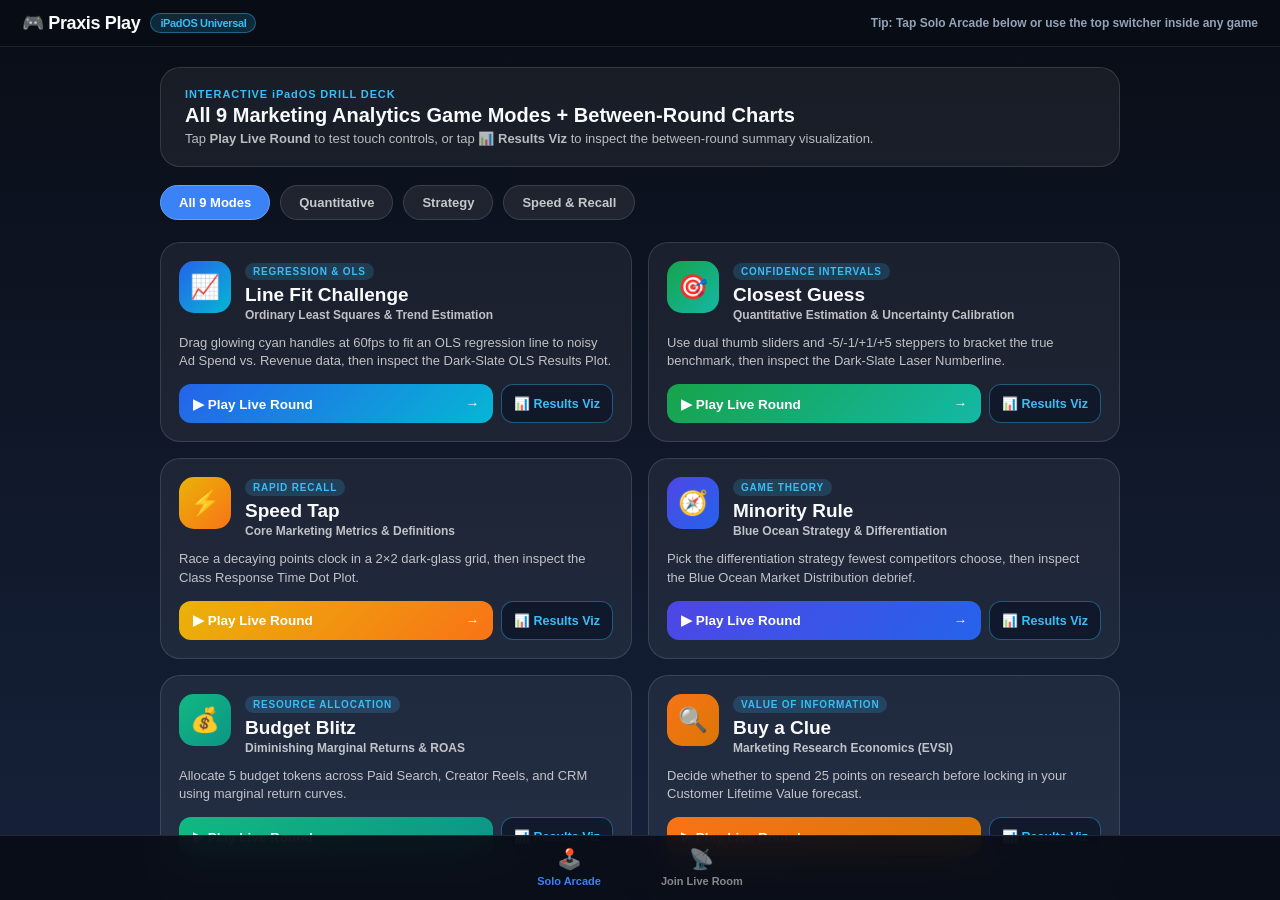
<file: PraxisPlay/Resources/WebEngine/admin_pages/games/ipad.html>
<!DOCTYPE html>
<html lang="en">
<head>
    <meta charset="UTF-8">
    <meta name="viewport" content="width=device-width, initial-scale=1.0, maximum-scale=1.0, user-scalable=no, viewport-fit=cover">
    <meta name="apple-mobile-web-app-capable" content="yes">
    <meta name="apple-mobile-web-app-status-bar-style" content="black-translucent">
    <meta name="apple-mobile-web-app-title" content="Praxis Play">
    <title>Praxis Play — iPadOS Interactive Experience</title>
    <link rel="icon" type="image/svg+xml" href="../../art_assets/svg_logos/praxisplay_notext_logo.svg">
    <style>
        :root {
            --bg-top: #090D16;
            --bg-bot: #16223B;
            --card-bg: rgba(255, 255, 255, 0.06);
            --card-border: rgba(255, 255, 255, 0.12);
            --accent-blue: #3B82F6;
            --accent-cyan: #38BDF8;
            --accent-mint: #34D399;
            --accent-amber: #FBBF24;
        }
        * {
            box-sizing: border-box;
            -webkit-tap-highlight-color: transparent;
            font-family: -apple-system, BlinkMacSystemFont, "SF Pro Display", "SF Pro Text", sans-serif;
        }
        html, body {
            margin: 0;
            padding: 0;
            width: 100%;
            height: 100%;
            background: linear-gradient(180deg, var(--bg-top) 0%, var(--bg-bot) 100%);
            color: #F8FAFC;
            overflow: hidden;
            user-select: none;
            -webkit-user-select: none;
        }

        /* Main Shell Layout */
        .app-shell {
            display: flex;
            flex-direction: column;
            width: 100%;
            height: 100%;
        }

        /* Top Navigation Bar */
        .nav-bar {
            display: flex;
            align-items: center;
            justify-content: space-between;
            padding: max(12px, env(safe-area-inset-top)) 22px 12px 22px;
            background: rgba(9, 13, 22, 0.88);
            backdrop-filter: blur(20px);
            -webkit-backdrop-filter: blur(20px);
            border-bottom: 1px solid rgba(255, 255, 255, 0.09);
            z-index: 20;
        }
        .brand-pill {
            display: flex;
            align-items: center;
            gap: 10px;
            font-size: 18px;
            font-weight: 900;
            letter-spacing: -0.02em;
        }
        .brand-pill span.badge {
            font-size: 11px;
            font-weight: 800;
            padding: 3px 9px;
            border-radius: 999px;
            background: rgba(56, 189, 248, 0.16);
            border: 1px solid rgba(56, 189, 248, 0.4);
            color: #38BDF8;
        }

        /* Scrollable Tab Content */
        .tab-view {
            flex: 1;
            overflow-y: auto;
            -webkit-overflow-scrolling: touch;
            padding: 20px 22px 100px 22px;
        }
        .tab-pane {
            display: none;
            margin: 0 auto;
        }
        .tab-pane.active {
            display: block;
        }

        /* Tab 1: Join Live Classroom (640px centered iPad console) */
        #tab-join {
            max-width: 640px;
        }
        .hero-banner {
            text-align: center;
            margin-bottom: 22px;
        }
        .hero-kicker {
            display: inline-flex;
            align-items: center;
            gap: 6px;
            font-size: 11px;
            font-weight: 800;
            letter-spacing: 0.09em;
            color: #38BDF8;
            background: rgba(56, 189, 248, 0.14);
            padding: 5px 13px;
            border-radius: 999px;
            margin-bottom: 10px;
        }
        .hero-banner h1 {
            font-size: 28px;
            font-weight: 900;
            margin: 0 0 8px 0;
        }
        .hero-banner p {
            font-size: 14px;
            color: rgba(255, 255, 255, 0.72);
            margin: 0;
        }
        .glass-card {
            background: var(--card-bg);
            border: 1px solid var(--card-border);
            border-radius: 22px;
            padding: 22px;
            margin-bottom: 18px;
        }
        .field-label {
            font-size: 12px;
            font-weight: 800;
            letter-spacing: 0.07em;
            color: rgba(255, 255, 255, 0.7);
            margin-bottom: 8px;
            display: block;
        }
        .room-input {
            width: 100%;
            font-size: 28px;
            font-weight: 900;
            font-family: ui-monospace, SFMono-Regular, monospace;
            text-align: center;
            text-transform: uppercase;
            padding: 14px;
            border-radius: 14px;
            border: 2px solid rgba(255, 255, 255, 0.18);
            background: rgba(255, 255, 255, 0.08);
            color: #FFFFFF;
            outline: none;
            margin-bottom: 16px;
            -webkit-user-select: text;
            user-select: text;
        }
        .room-input:focus, .name-input:focus {
            border-color: #3B82F6;
        }
        .name-input {
            width: 100%;
            font-size: 17px;
            font-weight: 600;
            padding: 14px 16px;
            border-radius: 14px;
            border: 1.5px solid rgba(255, 255, 255, 0.16);
            background: rgba(255, 255, 255, 0.08);
            color: #FFFFFF;
            outline: none;
            margin-bottom: 16px;
            -webkit-user-select: text;
            user-select: text;
        }
        .primary-btn {
            width: 100%;
            padding: 16px;
            border-radius: 16px;
            border: none;
            background: linear-gradient(90deg, #3B82F6, #2563EB);
            color: #FFFFFF;
            font-size: 18px;
            font-weight: 900;
            cursor: pointer;
            box-shadow: 0 8px 20px rgba(37, 99, 235, 0.4);
        }
        .arcade-callout {
            display: flex;
            align-items: center;
            gap: 16px;
            padding: 18px;
            border-radius: 18px;
            background: rgba(147, 51, 234, 0.16);
            border: 1px solid rgba(168, 85, 247, 0.4);
            cursor: pointer;
        }

        /* Tab 2: Solo Practice Arcade (960px 2-Column iPad Grid) */
        #tab-arcade {
            max-width: 960px;
        }
        .mastery-card {
            display: flex;
            align-items: center;
            justify-content: space-between;
            gap: 16px;
            padding: 20px 24px;
            background: var(--card-bg);
            border: 1px solid var(--card-border);
            border-radius: 20px;
            margin-bottom: 18px;
        }
        .filter-row {
            display: flex;
            gap: 10px;
            margin-bottom: 18px;
            overflow-x: auto;
            padding-bottom: 4px;
        }
        .filter-pill {
            padding: 9px 18px;
            border-radius: 999px;
            border: 1px solid rgba(255, 255, 255, 0.12);
            background: rgba(255, 255, 255, 0.08);
            color: rgba(255, 255, 255, 0.75);
            font-size: 13px;
            font-weight: 800;
            cursor: pointer;
            white-space: nowrap;
        }
        .filter-pill.active {
            background: #3B82F6;
            border-color: #60A5FA;
            color: #FFFFFF;
        }
        .arcade-grid {
            display: grid;
            grid-template-columns: repeat(auto-fill, minmax(320px, 1fr));
            gap: 16px;
        }
        .mode-card {
            background: var(--card-bg);
            border: 1px solid var(--card-border);
            border-radius: 20px;
            padding: 18px;
            display: flex;
            flex-direction: column;
            justify-content: space-between;
            gap: 14px;
        }
        .mode-card-top {
            display: flex;
            gap: 14px;
            align-items: flex-start;
        }
        .mode-icon {
            width: 52px;
            height: 52px;
            border-radius: 15px;
            display: flex;
            align-items: center;
            justify-content: center;
            font-size: 24px;
            flex-shrink: 0;
        }
        .mode-badge {
            display: inline-block;
            font-size: 10px;
            font-weight: 900;
            letter-spacing: 0.08em;
            padding: 3px 8px;
            border-radius: 999px;
            background: rgba(56, 189, 248, 0.18);
            color: #38BDF8;
            margin-bottom: 4px;
        }
        .mode-title {
            font-size: 19px;
            font-weight: 900;
            margin: 0 0 2px 0;
        }
        .mode-concept {
            font-size: 12px;
            font-weight: 600;
            color: rgba(255, 255, 255, 0.72);
            margin: 0;
        }
        .mode-desc {
            font-size: 13px;
            line-height: 1.4;
            color: rgba(255, 255, 255, 0.72);
            margin: 0;
        }
        .mode-actions {
            display: grid;
            grid-template-columns: 1fr auto;
            gap: 8px;
        }
        .launch-btn {
            padding: 11px 14px;
            border-radius: 12px;
            border: none;
            color: #FFFFFF;
            font-size: 13.5px;
            font-weight: 800;
            cursor: pointer;
            display: flex;
            align-items: center;
            justify-content: space-between;
        }
        .viz-btn {
            padding: 11px 12px;
            border-radius: 12px;
            border: 1px solid rgba(56, 189, 248, 0.4);
            background: rgba(15, 23, 42, 0.85);
            color: #38BDF8;
            font-size: 12.5px;
            font-weight: 800;
            cursor: pointer;
            white-space: nowrap;
        }

        /* Bottom Native iOS Tab Bar */
        .bottom-tab-bar {
            position: fixed;
            bottom: 0;
            left: 0;
            right: 0;
            display: flex;
            justify-content: center;
            gap: 48px;
            padding: 10px 24px max(12px, env(safe-area-inset-bottom)) 24px;
            background: rgba(9, 13, 22, 0.92);
            backdrop-filter: blur(22px);
            -webkit-backdrop-filter: blur(22px);
            border-top: 1px solid rgba(255, 255, 255, 0.1);
            z-index: 30;
        }
        .tab-btn {
            background: none;
            border: none;
            color: rgba(255, 255, 255, 0.5);
            display: flex;
            flex-direction: column;
            align-items: center;
            gap: 4px;
            font-size: 11px;
            font-weight: 700;
            cursor: pointer;
        }
        .tab-btn.active {
            color: #3B82F6;
        }
        .tab-btn .icon {
            font-size: 20px;
        }

        /* Full-Screen Native Game Arena Modal (Matches LiveGameArenaView.swift) */
        .arena-modal {
            position: fixed;
            inset: 0;
            background: #090D16;
            z-index: 100;
            display: none;
            flex-direction: column;
        }
        .arena-modal.open {
            display: flex;
        }
        .arena-hud {
            display: flex;
            align-items: center;
            justify-content: space-between;
            gap: 10px;
            padding: max(10px, env(safe-area-inset-top)) 16px 10px 16px;
            background: rgba(9, 13, 22, 0.95);
            border-bottom: 1px solid rgba(255, 255, 255, 0.08);
            flex-wrap: wrap;
        }
        .hud-exit-btn {
            display: flex;
            align-items: center;
            gap: 6px;
            padding: 7px 13px;
            border-radius: 999px;
            background: rgba(255, 255, 255, 0.1);
            border: 1px solid rgba(255, 255, 255, 0.15);
            color: #FFFFFF;
            font-size: 13px;
            font-weight: 800;
            cursor: pointer;
        }
        .hud-center {
            display: flex;
            align-items: center;
            gap: 8px;
            padding: 6px 13px;
            border-radius: 999px;
            background: rgba(255, 255, 255, 0.07);
            font-size: 12px;
            font-weight: 800;
        }
        .hud-dot {
            width: 8px;
            height: 8px;
            border-radius: 50%;
            background: #38BDF8;
            box-shadow: 0 0 6px #38BDF8;
        }
        .hud-round-pill {
            color: #38BDF8;
            font-family: ui-monospace, SFMono-Regular, monospace;
            padding-left: 6px;
            border-left: 1px solid rgba(255, 255, 255, 0.2);
        }
        .hud-quick-switcher {
            display: flex;
            align-items: center;
            gap: 6px;
        }
        .hud-select {
            background: rgba(30, 41, 59, 0.95);
            color: #F8FAFC;
            border: 1px solid rgba(56, 189, 248, 0.4);
            border-radius: 10px;
            padding: 6px 10px;
            font-size: 12.5px;
            font-weight: 700;
            outline: none;
        }
        .hud-toggle-viz {
            background: rgba(56, 189, 248, 0.16);
            color: #38BDF8;
            border: 1px solid rgba(56, 189, 248, 0.45);
            border-radius: 10px;
            padding: 6px 11px;
            font-size: 12px;
            font-weight: 800;
            cursor: pointer;
        }
        .hud-right {
            display: flex;
            align-items: center;
            gap: 8px;
        }
        .hud-score-box {
            display: flex;
            align-items: center;
            gap: 5px;
            padding: 6px 11px;
            border-radius: 999px;
            background: rgba(255, 255, 255, 0.08);
            font-size: 13px;
            font-weight: 900;
            font-variant-numeric: tabular-nums;
        }
        .hud-delta-pill {
            display: none;
            padding: 4px 8px;
            border-radius: 999px;
            background: rgba(16, 185, 129, 0.22);
            border: 1px solid rgba(16, 185, 129, 0.5);
            color: #34D399;
            font-size: 11px;
            font-weight: 900;
        }
        .hud-streak-pill {
            display: none;
            padding: 4px 8px;
            border-radius: 999px;
            background: rgba(249, 115, 22, 0.22);
            border: 1px solid rgba(249, 115, 22, 0.5);
            color: #FB923C;
            font-size: 11px;
            font-weight: 900;
        }
        .arena-iframe {
            flex: 1;
            width: 100%;
            border: none;
            background: #090D16;
        }
    </style>
</head>
<body>
    <div class="app-shell">
        <header class="nav-bar">
            <div class="brand-pill">
                <span>🎮 Praxis Play</span>
                <span class="badge">iPadOS Universal</span>
            </div>
            <div style="font-size: 12px; color: #94A3B8; font-weight: 600;">
                Tip: Tap <strong>Solo Arcade</strong> below or use the top switcher inside any game
            </div>
        </header>

        <main class="tab-view">
            <!-- TAB 1: SOLO PRACTICE ARCADE (Default active so user can test all 9 games immediately) -->
            <section id="tab-arcade" class="tab-pane active">
                <div class="mastery-card">
                    <div>
                        <div style="font-size: 11px; font-weight: 900; letter-spacing: 0.08em; color: #38BDF8; margin-bottom: 4px;">
                            INTERACTIVE iPadOS DRILL DECK
                        </div>
                        <div style="font-size: 20px; font-weight: 900; margin-bottom: 4px;">
                            All 9 Marketing Analytics Game Modes + Between-Round Charts
                        </div>
                        <div style="font-size: 13px; color: rgba(255,255,255,0.7);">
                            Tap <strong>Play Live Round</strong> to test touch controls, or tap <strong>📊 Results Viz</strong> to inspect the between-round summary visualization.
                        </div>
                    </div>
                </div>

                <div class="filter-row" id="categoryFilters">
                    <button class="filter-pill active" data-cat="All">All 9 Modes</button>
                    <button class="filter-pill" data-cat="Quantitative">Quantitative</button>
                    <button class="filter-pill" data-cat="Strategy">Strategy</button>
                    <button class="filter-pill" data-cat="Speed & Recall">Speed & Recall</button>
                </div>

                <div class="arcade-grid" id="arcadeGrid"></div>
            </section>

            <!-- TAB 2: JOIN LIVE CLASSROOM -->
            <section id="tab-join" class="tab-pane">
                <div class="hero-banner">
                    <div class="hero-kicker">⚡ MKTPRAXIS LIVE CLASSROOM CONTROLLER</div>
                    <h1>Make Analytics Competitive</h1>
                    <p>Enter a live 4-character room code from your instructor dashboard on mktpraxis.com.</p>
                </div>

                <div class="glass-card">
                    <label class="field-label">ROOM CODE</label>
                    <input type="text" id="liveRoomInput" class="room-input" placeholder="AB12" maxlength="8">

                    <label class="field-label">YOUR DISPLAY NAME</label>
                    <input type="text" id="liveNameInput" class="name-input" placeholder="e.g. Andrew (iPad)" value="Andrew (iPad)">

                    <div id="joinErrorBox" style="display:none; padding:12px; border-radius:12px; background:rgba(239,68,68,0.22); border:1px solid rgba(239,68,68,0.5); color:#FCA5A5; font-size:13px; font-weight:700; margin-bottom:14px;"></div>

                    <button class="primary-btn" id="joinLiveBtn">▶ Join Live Game</button>
                </div>

                <div class="arcade-callout" onclick="switchTab('arcade')">
                    <div style="font-size: 28px;">✨</div>
                    <div>
                        <div style="font-size: 15px; font-weight: 900;">Want to test all 9 games & between-round charts right now?</div>
                        <div style="font-size: 13px; color: rgba(255,255,255,0.75);">Switch to the Solo Practice Arcade tab →</div>
                    </div>
                </div>
            </section>
        </main>

        <nav class="bottom-tab-bar">
            <button class="tab-btn active" id="tabBtnArcade" onclick="switchTab('arcade')">
                <span class="icon">🕹️</span>
                <span>Solo Arcade</span>
            </button>
            <button class="tab-btn" id="tabBtnJoin" onclick="switchTab('join')">
                <span class="icon">📡</span>
                <span>Join Live Room</span>
            </button>
        </nav>
    </div>

    <!-- FULL-SCREEN NATIVE GAME ARENA MODAL -->
    <div class="arena-modal" id="arenaModal">
        <div class="arena-hud">
            <button class="hud-exit-btn" onclick="closeArena()">✕ Exit</button>

            <div class="hud-center">
                <span class="hud-dot"></span>
                <span id="hudRoomLabel">SOLO ARCADE</span>
                <span class="hud-round-pill" id="hudRoundLabel">R1/3</span>
            </div>

            <div class="hud-quick-switcher">
                <select id="hudModeSelect" class="hud-select" onchange="onQuickSwitchMode(this.value)"></select>
                <button class="hud-toggle-viz" id="hudVizToggleBtn" onclick="toggleResultsPreview()">📊 Show Results Viz</button>
            </div>

            <div class="hud-right">
                <div class="hud-score-box">
                    <span style="color:#FACC15;">★</span>
                    <span id="hudScoreVal">380</span>
                </div>
                <span class="hud-delta-pill" id="hudDeltaPill">+88</span>
                <span class="hud-streak-pill" id="hudStreakPill">🔥 2x</span>
            </div>
        </div>
        <iframe class="arena-iframe" id="arenaFrame" src="about:blank"></iframe>
    </div>

    <script>
        const SOLO_MODES = [
            {
                id: 'line_fit',
                title: 'Line Fit Challenge',
                badge: 'REGRESSION & OLS',
                category: 'Quantitative',
                concept: 'Ordinary Least Squares & Trend Estimation',
                desc: 'Drag glowing cyan handles at 60fps to fit an OLS regression line to noisy Ad Spend vs. Revenue data, then inspect the Dark-Slate OLS Results Plot.',
                icon: '📈',
                grad: 'linear-gradient(135deg, #2563EB, #06B6D4)',
                snapshot: 'line_fit_active'
            },
            {
                id: 'closest_guess',
                title: 'Closest Guess',
                badge: 'CONFIDENCE INTERVALS',
                category: 'Quantitative',
                concept: ' Quantitative Estimation & Uncertainty Calibration',
                desc: 'Use dual thumb sliders and -5/-1/+1/+5 steppers to bracket the true benchmark, then inspect the Dark-Slate Laser Numberline.',
                icon: '🎯',
                grad: 'linear-gradient(135deg, #16A34A, #14B8A6)',
                snapshot: 'closest_guess_active'
            },
            {
                id: 'speed_tap',
                title: 'Speed Tap',
                badge: 'RAPID RECALL',
                category: 'Speed & Recall',
                concept: 'Core Marketing Metrics & Definitions',
                desc: 'Race a decaying points clock in a 2×2 dark-glass grid, then inspect the Class Response Time Dot Plot.',
                icon: '⚡',
                grad: 'linear-gradient(135deg, #EAB308, #F97316)',
                snapshot: 'speed_tap_active'
            },
            {
                id: 'minority_rule',
                title: 'Minority Rule',
                badge: 'GAME THEORY',
                category: 'Strategy',
                concept: 'Blue Ocean Strategy & Differentiation',
                desc: 'Pick the differentiation strategy fewest competitors choose, then inspect the Blue Ocean Market Distribution debrief.',
                icon: '🧭',
                grad: 'linear-gradient(135deg, #4F46E5, #2563EB)',
                snapshot: 'minority_rule_active'
            },
            {
                id: 'budget_blitz',
                title: 'Budget Blitz',
                badge: 'RESOURCE ALLOCATION',
                category: 'Quantitative',
                concept: 'Diminishing Marginal Returns & ROAS',
                desc: 'Allocate 5 budget tokens across Paid Search, Creator Reels, and CRM using marginal return curves.',
                icon: '💰',
                grad: 'linear-gradient(135deg, #10B981, #0D9488)',
                snapshot: 'budget_blitz_active'
            },
            {
                id: 'buy_a_clue',
                title: 'Buy a Clue',
                badge: 'VALUE OF INFORMATION',
                category: 'Strategy',
                concept: 'Marketing Research Economics (EVSI)',
                desc: 'Decide whether to spend 25 points on research before locking in your Customer Lifetime Value forecast.',
                icon: '🔍',
                grad: 'linear-gradient(135deg, #F97316, #D97706)',
                snapshot: 'buy_a_clue_active'
            },
            {
                id: 'word_guess',
                title: 'Word Guess',
                badge: 'CONCEPT RECALL',
                category: 'Speed & Recall',
                concept: 'Strategic Frameworks & Terminology',
                desc: 'Tap the built-in 3-row dark-glass QWERTY keypad (no system keyboard covering the screen!) to solve the concept.',
                icon: '🔤',
                grad: 'linear-gradient(135deg, #06B6D4, #3B82F6)',
                snapshot: 'word_guess_active'
            },
            {
                id: 'crowd_wisdom',
                title: 'Crowd Wisdom',
                badge: 'SOCIAL PROOF & BIAS',
                category: 'Strategy',
                concept: 'Herding vs. Independent Judgment',
                desc: 'Balance live classroom poll distributions against independent analytical reasoning.',
                icon: '👥',
                grad: 'linear-gradient(135deg, #9333EA, #EC4899)',
                snapshot: 'crowd_wisdom_active'
            },
            {
                id: 'push_range',
                title: 'Push Range',
                badge: 'TEAM TUG-OF-WAR',
                category: 'Speed & Recall',
                concept: 'Collaborative Market Sizing',
                desc: 'Rapid-fire team tug-of-war to push Left and Right bracket walls around the true market value.',
                icon: '↔️',
                grad: 'linear-gradient(135deg, #EF4444, #F97316)',
                snapshot: 'push_range_active'
            }
        ];

        let currentCategory = 'All';
        let currentModeId = 'line_fit';
        let showingResultsViz = false;

        function renderArcadeGrid() {
            const grid = document.getElementById('arcadeGrid');
            const filtered = currentCategory === 'All'
                ? SOLO_MODES
                : SOLO_MODES.filter(m => m.category === currentCategory);

            grid.innerHTML = filtered.map(m => `
                <div class="mode-card">
                    <div>
                        <div class="mode-card-top">
                            <div class="mode-icon" style="background: ${m.grad};">${m.icon}</div>
                            <div>
                                <span class="mode-badge">${m.badge}</span>
                                <h3 class="mode-title">${m.title}</h3>
                                <p class="mode-concept">${m.concept}</p>
                            </div>
                        </div>
                        <p class="mode-desc" style="margin-top: 12px;">${m.desc}</p>
                    </div>
                    <div class="mode-actions">
                        <button class="launch-btn" style="background: ${m.grad};" onclick="launchSolo('${m.id}', false)">
                            <span>▶ Play Live Round</span>
                            <span>→</span>
                        </button>
                        <button class="viz-btn" onclick="launchSolo('${m.id}', true)">
                            📊 Results Viz
                        </button>
                    </div>
                </div>
            `).join('');
        }

        // Populate quick switcher dropdown
        const modeSelect = document.getElementById('hudModeSelect');
        modeSelect.innerHTML = SOLO_MODES.map(m => `<option value="${m.id}">${m.icon} ${m.title}</option>`).join('');

        document.querySelectorAll('#categoryFilters .filter-pill').forEach(btn => {
            btn.addEventListener('click', () => {
                document.querySelectorAll('#categoryFilters .filter-pill').forEach(b => b.classList.remove('active'));
                btn.classList.add('active');
                currentCategory = btn.getAttribute('data-cat');
                renderArcadeGrid();
            });
        });

        function switchTab(tab) {
            document.getElementById('tab-arcade').classList.toggle('active', tab === 'arcade');
            document.getElementById('tab-join').classList.toggle('active', tab === 'join');
            document.getElementById('tabBtnArcade').classList.toggle('active', tab === 'arcade');
            document.getElementById('tabBtnJoin').classList.toggle('active', tab === 'join');
        }

        function launchSolo(modeId, showResults) {
            const mode = SOLO_MODES.find(m => m.id === modeId) || SOLO_MODES[0];
            currentModeId = mode.id;
            showingResultsViz = Boolean(showResults);
            modeSelect.value = mode.id;
            updateVizToggleBtn();

            document.getElementById('hudRoomLabel').textContent = 'SOLO ARCADE';
            document.getElementById('hudDeltaPill').style.display = 'none';
            const resParam = showingResultsViz ? '&results=1' : '';
            const frame = document.getElementById('arenaFrame');
            frame.src = `game-play.html?room=SOLO&dev=1&state=${encodeURIComponent(mode.snapshot)}${resParam}&t=${Date.now()}`;
            document.getElementById('arenaModal').classList.add('open');
        }

        function onQuickSwitchMode(modeId) {
            launchSolo(modeId, showingResultsViz);
        }

        function toggleResultsPreview() {
            launchSolo(currentModeId, !showingResultsViz);
        }

        function updateVizToggleBtn() {
            const btn = document.getElementById('hudVizToggleBtn');
            if (showingResultsViz) {
                btn.textContent = '🎮 Back to Live Round';
                btn.style.background = 'rgba(16, 185, 129, 0.22)';
                btn.style.color = '#34D399';
                btn.style.borderColor = '#10B981';
            } else {
                btn.textContent = '📊 Show Results Viz';
                btn.style.background = 'rgba(56, 189, 248, 0.16)';
                btn.style.color = '#38BDF8';
                btn.style.borderColor = 'rgba(56, 189, 248, 0.45)';
            }
        }

        function closeArena() {
            document.getElementById('arenaModal').classList.remove('open');
            document.getElementById('arenaFrame').src = 'about:blank';
        }

        // Listen for HUD Telemetry & Round Complete events from praxis-ios-bridge.js
        window.addEventListener('message', function(e) {
            if (!e.data || e.data.source !== 'praxisNative') return;
            const p = e.data.payload || {};
            if (p.type === 'hudUpdate') {
                if (p.score != null) document.getElementById('hudScoreVal').textContent = p.score;
                if (p.roundNumber && p.totalRounds) {
                    document.getElementById('hudRoundLabel').textContent = `R${p.roundNumber}/${p.totalRounds}`;
                }
            } else if (p.type === 'round_complete') {
                if (p.totalScore != null) document.getElementById('hudScoreVal').textContent = p.totalScore;
                if (p.roundNumber && p.totalRounds) {
                    document.getElementById('hudRoundLabel').textContent = `R${p.roundNumber}/${p.totalRounds}`;
                }
                const deltaEl = document.getElementById('hudDeltaPill');
                if (p.roundPoints > 0) {
                    deltaEl.textContent = `+${p.roundPoints}`;
                    deltaEl.style.display = 'inline-block';
                }
                const streakEl = document.getElementById('hudStreakPill');
                if (p.streak >= 2) {
                    streakEl.textContent = `🔥 ${p.streak}x`;
                    streakEl.style.display = 'inline-block';
                }
            } else if (p.type === 'round_started') {
                document.getElementById('hudDeltaPill').style.display = 'none';
                if (p.roundNumber && p.totalRounds) {
                    document.getElementById('hudRoundLabel').textContent = `R${p.roundNumber}/${p.totalRounds}`;
                }
            }
        });

        // Live Classroom Join Handler (Connects directly to drbaker-backend.onrender.com)
        document.getElementById('joinLiveBtn').addEventListener('click', async function() {
            const roomCode = (document.getElementById('liveRoomInput').value || '').trim().toUpperCase();
            const playerName = (document.getElementById('liveNameInput').value || 'iPad Student').trim();
            const errBox = document.getElementById('joinErrorBox');
            errBox.style.display = 'none';

            if (roomCode.length < 3) {
                errBox.textContent = 'Please enter a valid 4-character room code.';
                errBox.style.display = 'block';
                return;
            }

            const btn = document.getElementById('joinLiveBtn');
            btn.textContent = 'Joining Room…';
            btn.disabled = true;

            try {
                const res = await fetch('https://drbaker-backend.onrender.com/api/game/join/', {
                    method: 'POST',
                    headers: { 'Content-Type': 'application/json' },
                    body: JSON.stringify({
                        room_code: roomCode,
                        guest_name: playerName,
                        guest_tag: String(Math.floor(1000 + Math.random() * 9000))
                    })
                });
                const data = await res.json();
                if (!res.ok) {
                    throw new Error(data.error || data.detail || 'Could not find active room ' + roomCode);
                }
                sessionStorage.setItem('gameSession', JSON.stringify(data.game_session || { room_code: roomCode }));
                sessionStorage.setItem('playerSession', JSON.stringify(data.player_session || { id: data.player_id, display_name: playerName }));
                sessionStorage.setItem('isGuest', 'true');
                sessionStorage.setItem('waitingToEnter', data.waiting_to_enter ? 'true' : 'false');

                document.getElementById('hudRoomLabel').textContent = 'ROOM ' + roomCode;
                const frame = document.getElementById('arenaFrame');
                frame.src = `game-play.html?room=${encodeURIComponent(roomCode)}&native_ios=1&t=${Date.now()}`;
                document.getElementById('arenaModal').classList.add('open');
            } catch (err) {
                errBox.textContent = err.message;
                errBox.style.display = 'block';
            } finally {
                btn.textContent = '▶ Join Live Game';
                btn.disabled = false;
            }
        });

        renderArcadeGrid();
    </script>
</body>
</html>
</file>
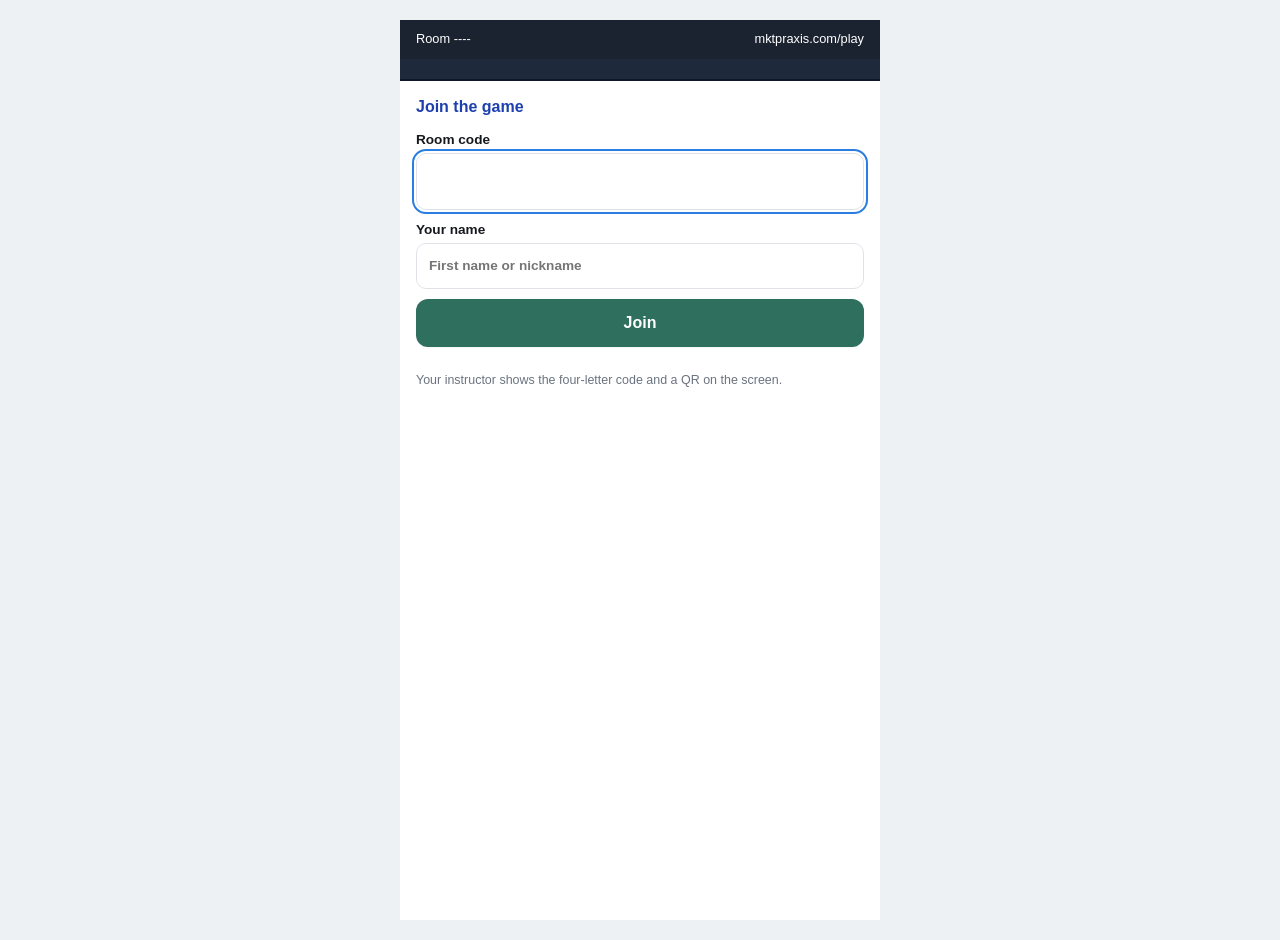
<file: PraxisPlay/Resources/WebEngine/admin_pages/team_play/play.html>
<!DOCTYPE html>
<html lang="en">
<head>
    <meta charset="UTF-8">
    <meta name="viewport" content="width=device-width, initial-scale=1.0, viewport-fit=cover">
    <title>Praxis Play · Team Edition</title>
    <link rel="icon" type="image/svg+xml" href="../../art_assets/svg_logos/praxisplay_notext_logo.svg">
    <link rel="dns-prefetch" href="https://drbaker-backend.onrender.com">
    <link rel="preconnect" href="https://drbaker-backend.onrender.com" crossorigin>
    <link rel="stylesheet" href="../../shared/css/main.css">
    <style>
      /* The phone. The team band at the top is the player's identity for the whole session; everything
         below it renders from the server's `me` payload. Nothing here is state that cannot be refetched. */
      :root { --ink: #15181d; --muted: #6a7380; --line: #dfe3e8; --panel: #f8f9fb; --go: #2f6f5e; --warn: #b26a00; --bad: #b3261e; }
      html, body { background: #eef1f4; color: var(--ink); margin: 0; }
      body { font-family: 'Inter', 'Segoe UI', Tahoma, Geneva, Verdana, sans-serif; line-height: 1.45; }
      .app { max-width: 480px; margin: 0 auto; min-height: 100vh; background: #fff; display: flex; flex-direction: column; }
      .bar { display: flex; justify-content: space-between; align-items: center; gap: 10px; padding: calc(10px + env(safe-area-inset-top, 0px)) 16px 10px; background: #1b2330; color: #fff; font-size: .8rem; position: sticky; top: 0; z-index: 3; }
      .bar .team { font-family: ui-monospace, Consolas, monospace; font-weight: 700; letter-spacing: .06em; }
      .bar .team::before { content: ""; display: inline-block; width: .8em; height: .8em; background: #fff; clip-path: polygon(0 0, 100% 50%, 0 100%); margin-right: 6px; vertical-align: -1px; }
      main { padding: 14px 16px calc(24px + env(safe-area-inset-bottom, 0px)); display: flex; flex-direction: column; gap: 12px; flex: 1; }
      h1 { font-size: 1.15rem; margin: 0; }
      h2 { font-size: 1rem; margin: 0; }
      h4 { margin: 0 0 4px; font-size: .78rem; text-transform: uppercase; letter-spacing: .08em; color: #4f5a68; }
      .card { border: 1px solid var(--line); border-radius: 12px; padding: 12px 14px; background: var(--panel); display: grid; gap: 6px; }
      .small { font-size: .78rem; color: var(--muted); }
      .tip { background: #fff7e6; border: 1px solid #f1dcb0; border-radius: 10px; padding: 8px 10px; font-size: .82rem; color: #5a4300; }
      table { border-collapse: collapse; width: 100%; font-size: .75rem; font-variant-numeric: tabular-nums; }
      th, td { text-align: left; padding: 4px 5px; border-bottom: 1px solid #e5e8ec; vertical-align: top; }
      th { color: #4f5a68; font-weight: 600; }
      .quote { font-style: italic; color: #2b3542; border-left: 3px solid #c9d1da; padding-left: 8px; }
      .quote .who { font-style: normal; color: var(--muted); font-size: .78rem; }
      .line, .item { font-size: .9rem; }
      .creative { border: 1px solid var(--line); border-radius: 8px; background: #fff; padding: 8px 10px; display: grid; gap: 2px; }
      .opts { display: grid; gap: 8px; }
      .opt { display: grid; grid-template-columns: 1fr auto; gap: 8px; align-items: start; border: 2px solid var(--line); border-radius: 12px; padding: 8px 10px; background: #fff; }
      .opt.sel { border-color: var(--go); background: #eef6f2; }
      .opt .pick { all: unset; cursor: pointer; display: grid; grid-template-columns: auto 1fr; gap: 10px; align-items: start; width: 100%; min-height: 44px; }
      .opt .pick:focus-visible { outline: 2px solid var(--go); outline-offset: 2px; border-radius: 8px; }
      .opt .k { font-family: ui-monospace, Consolas, monospace; font-weight: 700; color: #4f5a68; margin-top: 2px; }
      .opt .info { width: 32px; height: 32px; border-radius: 50%; border: 1px solid #c9d1da; background: #fff; color: var(--go); font-weight: 700; cursor: pointer; }
      .opt .info[aria-expanded="true"] { background: var(--go); color: #fff; border-color: var(--go); }
      .opt .detail { grid-column: 1 / -1; font-size: .8rem; color: #2b3542; background: #f1f4f7; border-radius: 8px; padding: 8px 10px; }
      .btn { background: var(--go); color: #fff; border: 0; border-radius: 12px; padding: 14px; font-weight: 600; font-size: 1rem; width: 100%; cursor: pointer; }
      .btn[disabled] { opacity: .55; cursor: default; }
      .btn.quiet { background: #fff; color: var(--ink); border: 1px solid var(--line); }
      .meter { height: 8px; background: #e5e8ec; border-radius: 4px; overflow: hidden; }
      .meter i { display: block; height: 100%; background: var(--go); transition: width .5s linear; }
      .clockline { display: flex; justify-content: space-between; align-items: baseline; font-size: .85rem; }
      .clockline b { font-family: ui-monospace, Consolas, monospace; font-size: 1.2rem; }
      .px { image-rendering: pixelated; image-rendering: crisp-edges; display: block; }
      .desk-hero { display: grid; grid-template-columns: 96px 1fr; gap: 10px; align-items: center; border: 2px solid var(--line); border-radius: 12px; padding: 8px 10px; background: #f3f7ff; }
      .desk-hero strong { display: block; font-size: 1.05rem; }
      .teammap { display: grid; grid-template-columns: 1fr 1fr; gap: 6px; }
      .seat { display: grid; justify-items: center; gap: 2px; border: 1px solid var(--line); border-radius: 10px; padding: 6px 4px; background: #fff; text-align: center; font-size: .74rem; }
      .seat.you { border-color: #2b62c2; background: #f3f7ff; }
      .seat b { font-size: .8rem; }
      .seat .who { color: #4f5a68; }
      .seat .dec { color: var(--go); font-weight: 600; }
      .fit { color: #2e7d4f; font-weight: 600; } .miss { color: var(--bad); font-weight: 600; }
      .pennant { display: inline-block; width: 14px; height: 14px; clip-path: polygon(0 0, 100% 50%, 0 100%); vertical-align: -2px; margin-right: 6px; }
      .standing { display: grid; grid-template-columns: 18px 1fr auto; gap: 8px; align-items: center; font-size: .9rem; }
      .standing .bar { all: unset; display: block; height: 10px; background: #e5e8ec; border-radius: 5px; overflow: hidden; }
      .standing .bar i { display: block; height: 100%; }
      .standing .score { font-family: ui-monospace, Consolas, monospace; font-weight: 700; }
      .status { position: fixed; left: 50%; transform: translateX(-50%); bottom: calc(12px + env(safe-area-inset-bottom, 0px)); background: #1b2330; color: #fff; border-radius: 999px; padding: 8px 14px; font-size: .8rem; z-index: 4; box-shadow: 0 4px 16px rgba(0,0,0,.2); }
      .status[hidden] { display: none; }
      form.join { display: grid; gap: 10px; }
      label { display: grid; gap: 4px; font-size: .85rem; font-weight: 600; }
      input { font: inherit; padding: 12px; border: 1px solid var(--line); border-radius: 10px; min-height: 44px; }
      input.code { text-transform: uppercase; letter-spacing: .2em; font-family: ui-monospace, Consolas, monospace; font-size: 1.3rem; text-align: center; }
      .err { color: var(--bad); font-size: .85rem; }
      .skip-link { position: absolute; left: -9999px; top: 8px; background: #1b2330; color: #fff; padding: 8px 12px; border-radius: 8px; z-index: 10; }
      .skip-link:focus { left: 8px; }
      .sr-only { position: absolute; width: 1px; height: 1px; overflow: hidden; clip: rect(0 0 0 0); white-space: nowrap; }
      .tp-solo-deck { background: #1e293b; color: #f8fafc; padding: 10px 14px; border-bottom: 2px solid #0f172a; display: grid; gap: 8px; }
      .tp-solo-deck .tp-solo-head { display: flex; justify-content: space-between; align-items: center; font-size: .74rem; font-weight: 700; text-transform: uppercase; letter-spacing: .06em; color: #93c5fd; }
      .tp-solo-row { display: grid; grid-template-columns: repeat(4, 1fr); gap: 6px; }
      .tp-solo-pill { border: 1px solid #334155; background: #0f172a; color: #cbd5e1; border-radius: 8px; padding: 6px 4px; font-size: .72rem; font-weight: 600; cursor: pointer; text-align: center; line-height: 1.25; }
      .tp-solo-pill.active { background: #2563eb; border-color: #60a5fa; color: #fff; }
      .tp-solo-pill.desk.active { background: #2f6f5e; border-color: #6ee7b7; color: #fff; }
      .tp-solo-pill .badge { display: inline-block; margin-left: 3px; padding: 0 4px; border-radius: 4px; background: rgba(255,255,255,.18); font-family: ui-monospace, Consolas, monospace; font-size: .68rem; }
      .btn.solo-submit { background: #2563eb; margin-top: 4px; }
      @media (prefers-reduced-motion: reduce) { .meter i { transition: none; } }
    </style>
</head>
<body>
<a href="#main-content" class="skip-link">Skip to content</a>
<div class="app">
  <h1 class="sr-only">Praxis Play Team Edition</h1>
  <header class="bar" id="bar"><span>Praxis Play · Team Edition</span><span id="bar-right">mktpraxis.com/play</span></header>
  <div id="tp-solo-deck" class="tp-solo-deck" hidden></div>
  <main id="main-content" aria-live="polite"></main>
  <div id="status" class="status" role="status" hidden></div>
</div>

<script src="../../shared/js/api-config.js"></script>
<script src="../games/js/praxis-ios-bridge.js"></script>
<script src="js/team-play-client.js"></script>
<script src="js/team-play-views.js"></script>
<script>
(function () {
  'use strict';
  var V = window.TeamPlayViews, TP = window.TeamPlay;
  var API = window.API_BASE, WS = window.WS_BASE;
  var params = new URLSearchParams(location.search);
  var room = (params.get('room') || '').toUpperCase().replace(/[^A-Z0-9]/g, '').slice(0, 10);
  var main = document.getElementById('main-content'), bar = document.getElementById('bar'), barRight = document.getElementById('bar-right');
  var statusEl = document.getElementById('status');
  var client = null, me = null, clockTimer = null, lastProgress = null;
  var storage = (function () { try { return window.localStorage; } catch (e) { return { getItem: function () { return null; }, setItem: function () {}, removeItem: function () {} }; } })();
  var authToken = storage.getItem('token') || null;

  // ------------------------------------------------------------------ chrome
  function setBar(team, right) {
    bar.style.background = team ? V.teamColour(team.key) : '#1b2330';
    bar.innerHTML = '<span>' + (team ? '<span class="team">' + V.esc(team.name.split(' ')[0].toUpperCase()) + '</span> · ' : '') + 'Room ' + V.esc(room || '----') + '</span><span id="bar-right">' + (right || '') + '</span>';
    barRight = document.getElementById('bar-right');
  }
  function showStatus(text, sticky) {
    if (!text) { statusEl.hidden = true; return; }
    statusEl.textContent = text; statusEl.hidden = false;
    if (!sticky) setTimeout(function () { if (statusEl.textContent === text) statusEl.hidden = true; }, 4000);
  }
  function handleStatus(s) {
    if (s === 'live' || s === 'connecting') { showStatus(''); syncTeamHUD(s === 'live' ? 'connected' : 'connecting'); return; }
    if (s === 'reconnecting') { showStatus('Reconnecting…', true); syncTeamHUD('reconnecting'); }
    else if (s === 'polling') { showStatus('Slow link: checking in every few seconds', true); syncTeamHUD('connected'); }
    else if (s === 'closed') { showStatus('Disconnected', true); syncTeamHUD('reconnecting'); }
  }

  // ------------------------------------------------------------------ join
  function publicSession(code) {
    return fetch(API + '/team-play/sessions/' + encodeURIComponent(code) + '/').then(function (r) {
      return r.ok ? r.json() : null;
    }).catch(function () { return null; });
  }

  function renderJoin(opts) {
    opts = opts || {};
    setBar(null, 'mktpraxis.com/play');
    var mode = opts.session ? opts.session.access_mode : null;
    var h = '<h2>Join the game</h2>';
    if (opts.session && opts.session.case) h += '<div class="tip">Tonight\'s client: <strong>' + V.esc(opts.session.case.client) + '</strong>. Two agencies pitch for the same account every round.</div>';
    h += '<form class="join" id="join-form">';
    h += '<label>Room code<input class="code" id="f-room" name="room" maxlength="6" autocomplete="off" autocapitalize="characters" value="' + V.esc(room) + '" ' + (room ? 'readonly' : 'required autofocus') + '></label>';
    if (mode === 'enrollment_required' && !authToken) {
      h += '<p class="err">This room is for students signed in to the course. Sign in on mktpraxis.com, then come back to this link.</p>';
    } else {
      if (!authToken) h += '<label>Your name<input id="f-name" name="name" maxlength="40" required autocomplete="given-name" placeholder="First name or nickname"></label>';
      if (mode === 'password') h += '<label>Room password<input id="f-pass" name="pass" maxlength="50" required autocomplete="off"></label>';
      h += '<button class="btn" type="submit">' + (authToken ? 'Join as yourself' : 'Join') + '</button>';
    }
    if (opts.error) h += '<p class="err" role="alert">' + V.esc(opts.error) + '</p>';
    h += '</form>';
    if (!room) h += '<p class="small">Your instructor shows the four-letter code and a QR on the screen.</p>';
    main.innerHTML = h;
    var form = document.getElementById('join-form');
    form.addEventListener('submit', function (e) {
      e.preventDefault();
      var code = (document.getElementById('f-room').value || '').toUpperCase().replace(/[^A-Z0-9]/g, '');
      if (!room && code) { room = code; history.replaceState(null, '', '?room=' + room); }
      if (!opts.session || opts.session.room_code !== room) { boot(); return; }      // first learn the room's mode
      var name = document.getElementById('f-name') ? document.getElementById('f-name').value.trim() : '';
      var pass = document.getElementById('f-pass') ? document.getElementById('f-pass').value : '';
      doJoin(name, pass, opts.session);
    });
  }

  function doJoin(name, pass, session) {
    var headers = { 'Content-Type': 'application/json' };
    if (authToken) headers['Authorization'] = 'Token ' + authToken;
    fetch(API + '/team-play/sessions/join/', { method: 'POST', headers: headers,
      body: JSON.stringify({ room_code: room, guest_name: name, guest_password: pass }) })
      .then(function (r) { return r.json().catch(function () { return {}; }).then(function (d) { return { ok: r.ok, status: r.status, data: d }; }); })
      .then(function (r) {
        if (!r.ok) {
          var msg = r.data.error || (r.data.guest_name ? 'Please give a name' : 'Could not join');
          if (r.status === 401 && authToken) { authToken = null; }
          return renderJoin({ session: session, error: msg });
        }
        TP.saveIdentity(storage, room, { player_id: r.data.player_id, player_token: r.data.player_token, display_name: r.data.display_name, team: r.data.team });
        start({ player_token: r.data.player_token });
      })
      .catch(function () { renderJoin({ session: session, error: 'No connection. Check your signal and try again.' }); });
  }

  // ------------------------------------------------------------------ play
  function start(identity) {
    client = new TP.TeamPlayClient({ room: room, apiBase: API, wsBase: WS, role: 'player', playerToken: identity.player_token,
      onEvent: handleEvent, onStatus: handleStatus });
    client.refresh().then(function (r) {
      if (r.status === 401) { TP.clearIdentity(storage, room); client.close(); client = null; return boot({ error: 'This room no longer knows you. Join again.' }); }
      if (r.status === 404) { TP.clearIdentity(storage, room); client.close(); client = null; return renderJoin({ error: 'That room does not exist.' }); }
      if (r.ok) render(r.data);
      client.connect();
    }).catch(function () { client.connect(); });
    document.addEventListener('visibilitychange', function () { if (document.visibilityState === 'visible' && client) client.resume(); });
  }

  function handleEvent(ev) {
    if (ev.type === 'view') render(ev.data);
    else if (ev.type === 'timer') updateClock();
    else if (ev.type === 'desk_progress') updateDeskProgress(ev);
    else if (ev.type === 'room_gone') { main.innerHTML = '<div class="card"><h2>This room has closed.</h2></div>'; }
    else if (ev.type === 'error') showStatus(ev.message);
  }

  var renderers = {
    join: function (m) {
      var t = m.team;
      var h = '<h2>' + (t ? V.esc(m.display_name) + ', you\'re on <span style="color:' + V.esc(V.teamColour(t.key)) + '">' + V.esc(t.name) + '</span>' : 'You\'re in, ' + V.esc(m.display_name)) + '</h2>';
      h += '<div class="card"><h4>Waiting for the host</h4><div>' + V.esc(m.session.player_count) + ' joined · ' + (m.session.teams || []).map(function (x) { return V.esc(x.name) + ' ' + V.esc(x.players); }).join(' · ') + '</div>';
      h += '<div class="small">Keep this screen open. If your phone sleeps, come back and you\'ll be put straight back here.</div></div>';
      if (m.session.case) h += '<div class="tip">Tonight\'s client: <strong>' + V.esc(m.session.case.client) + '</strong>. Two agencies pitch for the same account every round.</div>';
      return h;
    },
    waiting: function (m) {
      return '<div class="card"><h2>A round is under way</h2><div>You\'ll be seated at a desk when the next round starts.</div></div>' + renderers.join(m);
    },
    briefing: function (m) {
      var d = m.desk, match = m.session.match;
      var h = '<div class="small">Round ' + V.esc(match.current_round) + ' of ' + V.esc(match.rounds_total) + '</div>';
      if (!d) return h + renderers.waiting(m);
      var mates = (m.team_map || []).filter(function (x) { return x.desk === d.desk; })[0];
      var others = mates ? mates.holders.filter(function (n) { return n !== m.display_name; }) : [];
      h += '<div class="desk-hero">' + V.iconImg(d.icon, 96) + '<div><span class="small">Your desk</span><strong>' + V.esc(d.label) + '</strong><span class="small">' + (others.length ? 'with ' + others.map(V.esc).join(', ') : 'you hold it alone') + '</span></div></div>';
      h += '<div class="card"><h4>What you hold · what you decide</h4><div>You hold the ' + V.esc(d.label.toLowerCase()) + ' card' + (d.shard_count > 1 ? ', one slice of ' + V.esc(d.shard_count) : '') + '. Nobody on the other desks sees it.</div><div>You decide <strong>' + V.esc(d.decision_label) + '</strong>. Your desk locks in by vote.</div></div>';
      h += '<div class="card"><h4>' + V.esc(m.team.name) + '\'s four desks</h4>' + V.renderTeamMap(m.team_map, d.desk) + '<div class="small">Nobody can answer alone: every decision needs at least two other desks\' cards. When someone asks what your card says, that\'s you.</div></div>';
      h += '<div class="tip">When a number and a quote disagree, say so out loud.</div>';
      return h;
    },
    round: function (m) {
      var d = m.desk, r = m.round || {};
      var h = '<div class="clockline"><span>Round ' + V.esc(m.session.match.current_round) + ' · ' + V.esc(d.label) + '</span><b id="clock">--:--</b></div><div class="meter" aria-hidden="true"><i id="meter" style="width:100%"></i></div>';
      h += '<div class="card" id="card">' + V.renderCard(d.card) + '</div>';
      h += '<div class="card"><h4>You decide: ' + V.esc(d.decision_label) + '</h4><div class="opts" id="opts">' + (d.options || []).map(function (o) { return V.renderOption(o, o.key === r.my_vote); }).join('') + '</div></div>';
      h += '<div class="small" id="progress">' + progressText(r.desk_locked, r.desk_holders) + '</div>';
      h += '<button class="btn" id="lock" type="button" ' + (r.my_vote ? '' : 'disabled') + '>' + (r.my_vote ? 'Locked in ' + V.esc(r.my_vote) + ' · tap another to change' : 'Pick an option to lock in') + '</button>';
      return h;
    },
    assessment: function (m) {
      var a = m.assessment, my = a && a.my_desk;
      var h = '<h2>Round ' + V.esc(a ? a.round : m.session.match.current_round) + ' result</h2>';
      if (my) {
        var cap = function (s) { s = String(s || ''); return s.charAt(0).toUpperCase() + s.slice(1); };
        h += '<div class="card"><h2>' + V.esc(cap(V.decisionLabel(my.decides))) + ': ' + V.esc(optionText(m, my.choice)) + ' <span class="' + (my.agreed ? 'fit' : 'miss') + '">' + (my.agreed ? 'client agreed' : 'client disagreed') + '</span></h2><div>' + V.esc(my.why) + '</div></div>';
        h += '<div class="card"><h4>' + V.esc(m.team.name) + ' this round</h4><div>Client agreed with ' + V.esc(a.fits) + ' of ' + V.esc(Object.keys(a.agreed || {}).length) + (a.coherence ? ' · all four fit together +2' : '') + (a.speed ? ' · first to lock +1' : '') + ' · <strong>' + V.esc(a.points) + ' points</strong></div>';
        h += '<div class="small">' + (Object.keys(a.why || {})).map(function (k) { return '<div><strong>' + V.esc(V.decisionLabel(k)) + ':</strong> ' + V.esc(a.why[k]) + '</div>'; }).join('') + '</div></div>';
        if (a.lesson) h += '<div class="tip">Lesson of the round: ' + V.esc(a.lesson) + '</div>';
      } else {
        h += '<div class="card">Waiting for the client\'s feedback…</div>';
      }
      h += '<div class="card"><h4>Standings</h4>' + V.standingsHtml(m.session.teams) + '</div>';
      return h;
    },
    rotation: function (m) {
      var d = m.desk, match = m.session.match;
      var h = '<div class="desk-hero">' + V.iconImg(d && d.icon, 96) + '<div><span class="small">You stay at</span><strong>' + V.esc(d ? d.label : 'your desk') + '</strong></div></div>';
      h += '<div class="card"><h4>Next: round ' + V.esc(match.current_round) + ' of ' + V.esc(match.rounds_total) + '</h4><div>Worth ' + V.esc(match.multiplier) + '×. ' + (match.multiplier > 1 ? 'Nothing is settled.' : '') + '</div></div>';
      h += '<div class="card"><h4>Standings</h4>' + V.standingsHtml(m.session.teams) + '</div><div class="small">Waiting for the host to start the round.</div>';
      return h;
    },
    final: function (m) {
      var teams = (m.session.teams || []).slice().sort(function (a, b) { return (b.score || 0) - (a.score || 0); });
      var winner = teams[0], rec = m.record;
      var h = '<h2><span class="pennant" style="background:' + V.esc(V.teamColour(winner ? winner.key : '')) + '"></span>' + V.esc(winner ? winner.name : 'The match') + (teams.length > 1 && teams[0].score === teams[1].score ? ' and ' + V.esc(teams[1].name) + ' tie' : ' wins the pitch') + '</h2>';
      h += '<div class="card"><h4>Final score</h4>' + V.standingsHtml(m.session.teams) + '</div>';
      if (rec) h += '<div class="card"><h4>Your record</h4><div>Desk: ' + V.esc(V.deskLabel(rec.desk, m.team_map)) + ', ' + V.esc(rec.rounds) + ' rounds</div><div>Decisions made: ' + V.esc(rec.decided) + ' of ' + V.esc(rec.rounds) + ' · the client agreed with ' + V.esc(rec.client_agreed) + '</div><div class="small">This record goes to your MktPraxis history. The team\'s rank does not.</div></div>';
      return h;
    },
  };

  function optionText(m, key) {
    var opts = (m.desk && m.desk.options) || [];
    var hit = opts.filter(function (o) { return o.key === key; })[0];
    return hit ? hit.text : key;
  }
  function progressText(locked, holders) {
    if (!holders) return '';
    return 'Your desk: ' + locked + ' of ' + holders + ' locked';
  }

  function isSoloMode() {
    return Boolean(
      window.__PRAXIS_IOS_SOLO ||
      room === 'SOLO' ||
      params.get('dev') === '1' ||
      params.get('solo') === '1'
    );
  }

  function syncTeamHUD(stateOverride) {
    if (!window.PraxisIOSBridge || typeof window.PraxisIOSBridge.post !== 'function') return;
    var myTeam = me && me.team;
    var teams = (me && me.session && me.session.teams) || [];
    var teamEntry = myTeam ? teams.filter(function (t) { return t.key === myTeam.key; })[0] : null;
    var teamScore = teamEntry ? (Number(teamEntry.score) || 0) : 0;
    var rankBadge = myTeam ? String(myTeam.name || myTeam.key).split(' ')[0].toUpperCase() : 'TEAM';
    window.PraxisIOSBridge.post({
      type: 'hudUpdate',
      score: teamScore,
      rank: rankBadge,
      gameType: 'brief_relay',
      roomCode: room || 'TEAM',
      connectionState: stateOverride || (isSoloMode() ? 'solo' : 'connected')
    });
  }

  function render(data) {
    me = data;
    var screen = V.screenFor(me);
    setBar(me.team, me.session.match ? 'Round ' + me.session.match.current_round + ' of ' + me.session.match.rounds_total : '');
    main.innerHTML = (renderers[screen] || renderers.join)(me);
    wire(screen);
    syncTeamHUD();
  }

  function wire(screen) {
    if (clockTimer) { clearInterval(clockTimer); clockTimer = null; }
    if (screen !== 'round') return;
    var opts = document.getElementById('opts');
    opts.addEventListener('click', function (e) {
      var info = e.target.closest('.info');
      if (info) {
        var open = info.getAttribute('aria-expanded') === 'true';
        info.setAttribute('aria-expanded', String(!open));
        var detail = document.getElementById(info.getAttribute('aria-controls'));
        if (detail) detail.hidden = open;
        return;
      }
      var pick = e.target.closest('.pick');
      if (pick) vote(pick.getAttribute('data-key'));
    });
    if (isSoloMode()) {
      var lockBtn = document.getElementById('lock');
      if (lockBtn && !document.getElementById('tp-solo-submit-round')) {
        var subBtn = document.createElement('button');
        subBtn.type = 'button';
        subBtn.id = 'tp-solo-submit-round';
        subBtn.className = 'btn solo-submit';
        var lockedCount = soloState ? Object.keys(soloState.votes).length : 0;
        subBtn.textContent = 'Submit Agency Pitch (' + lockedCount + '/4 Desks Locked) →';
        subBtn.addEventListener('click', function () {
          if (soloState) soloState.setStage('assessment');
        });
        lockBtn.insertAdjacentElement('afterend', subBtn);
      }
    }
    updateClock();
    clockTimer = setInterval(updateClock, 500);
  }

  function vote(key) {
    if (!me || !me.round) return;
    if (isSoloMode() && soloState) {
      soloState.recordVote(key);
      return;
    }
    var prev = me.round.my_vote;
    me.round.my_vote = key;
    paintSelection(key);
    client.decide(key, me.round.round_instance_id).then(function (r) {
      if (r.ok) {
        me.round.my_vote = r.data.my_vote;
        me.round.desk_locked = r.data.desk_locked; me.round.desk_holders = r.data.desk_holders;
        paintSelection(me.round.my_vote);
        var p = document.getElementById('progress'); if (p) p.textContent = progressText(me.round.desk_locked, me.round.desk_holders);
        return;
      }
      me.round.my_vote = prev;
      paintSelection(prev);
      showStatus(r.data.error || 'That did not go through. Try again.');
      if (r.status === 409) client.refresh().then(function (rr) { if (rr.ok) render(rr.data); });
    }).catch(function () { me.round.my_vote = prev; paintSelection(prev); showStatus('No connection. Your tap was not saved; try again.'); });
  }

  function paintSelection(key) {
    Array.prototype.forEach.call(document.querySelectorAll('#opts .opt'), function (el) {
      var on = el.getAttribute('data-key') === key;
      el.classList.toggle('sel', on);
      var b = el.querySelector('.pick'); if (b) b.setAttribute('aria-pressed', String(on));
    });
    var lock = document.getElementById('lock');
    if (lock) { lock.disabled = !key; lock.textContent = key ? 'Locked in ' + key + ' · tap another to change' : 'Pick an option to lock in'; }
  }

  function updateClock() {
    if (!me || !me.session.match) return;
    var m = me.session.match;
    var left = client ? client.secondsLeft(m.round_ends_at) : Math.max(0, Math.round((new Date(m.round_ends_at).getTime() - Date.now()) / 1000));
    var clock = document.getElementById('clock'), meter = document.getElementById('meter');
    if (clock) clock.textContent = V.formatClock(left);
    if (meter && m.round_time_limit) meter.style.width = Math.max(0, Math.min(100, 100 * (left || 0) / m.round_time_limit)) + '%';
  }

  function updateDeskProgress(ev) {
    if (!me || !me.team || !me.desk || !me.round) return;
    if (ev.team !== me.team.key || ev.desk !== me.desk.desk) return;
    me.round.desk_locked = ev.locked; me.round.desk_holders = ev.holders;
    var p = document.getElementById('progress'); if (p) p.textContent = progressText(ev.locked, ev.holders);
  }

  // ------------------------------------------------------------------ solo simulator
  var soloState = null;
  function bootSoloSimulator() {
    room = 'SOLO';
    var deckEl = document.getElementById('tp-solo-deck');
    fetch('dev_data/kf-r2-001.json')
      .then(function (r) { return r.json(); })
      .then(function (caseData) {
        var deskKeys = caseData.desk_order || ['analytics', 'research', 'environment', 'brand'];
        var shortLabels = { analytics: 'Analytics', research: 'Research', environment: 'Environ.', brand: 'Brand' };
        var stage = 'round';
        if (window.__PRAXIS_IOS_SOLO_RESULTS || params.get('results') === '1') {
          stage = 'assessment';
        }
        var activeDesk = 'analytics';
        var votes = { analytics: 'B', research: 'B', environment: 'A', brand: 'B' };
        if (stage === 'round' && !window.__PRAXIS_IOS_SOLO_RESULTS) {
          votes = {};
        }
        var roundEndsAt = new Date(Date.now() + 90 * 1000).toISOString();

        function computeAssessment(deskKey) {
          var agreed = {};
          var why = {};
          var fits = 0;
          deskKeys.forEach(function (dk) {
            var dSpec = caseData.desks[dk];
            var decName = dSpec.decides;
            var decSpec = caseData.decisions[decName];
            var choice = votes[dk] || decSpec.default || 'A';
            var isFit = (choice === decSpec.key);
            agreed[decName] = isFit;
            why[decName] = (decSpec.why && decSpec.why[choice]) || '';
            if (isFit) fits += 1;
          });
          var coherence = (fits === 4);
          var speed = (fits >= 3);
          var pts = fits + (coherence ? 2 : 0) + (speed ? 1 : 0);
          var myDSpec = caseData.desks[deskKey];
          var myDecName = myDSpec.decides;
          var myDecSpec = caseData.decisions[myDecName];
          var myChoice = votes[deskKey] || myDecSpec.default || 'A';
          return {
            round: 1,
            fits: fits,
            agreed: agreed,
            coherence: coherence,
            speed: speed,
            points: pts,
            why: why,
            lesson: caseData.lesson,
            my_desk: {
              desk: deskKey,
              decides: myDecName,
              choice: myChoice,
              agreed: Boolean(agreed[myDecName]),
              why: why[myDecName]
            }
          };
        }

        function buildMePayload() {
          var dSpec = caseData.desks[activeDesk];
          var decName = dSpec.decides;
          var decSpec = caseData.decisions[decName];
          var assessmentObj = (stage === 'assessment' || stage === 'final') ? computeAssessment(activeDesk) : null;
          var redScore = assessmentObj ? assessmentObj.points : 0;
          var blueScore = (stage === 'assessment' || stage === 'final') ? 4 : 0;

          var teamMap = deskKeys.map(function (dk) {
            var ds = caseData.desks[dk];
            var dn = ds.decides;
            var v = votes[dk];
            return {
              desk: dk,
              label: ds.label,
              icon: ds.icon,
              decides: dn,
              decision_label: caseData.decisions[dn].label,
              holders: dk === activeDesk ? ['You (Director)'] : ['Agency Bot'],
              locked: v ? 1 : 0
            };
          });

          return {
            player_id: 999,
            display_name: 'You (Director)',
            team: { key: 'red', name: 'Red Agency', colour: '#c8402f' },
            session: {
              room_code: 'SOLO',
              status: stage === 'final' ? 'completed' : 'in_progress',
              player_count: 8,
              case: {
                case_id: caseData.case_id,
                client: caseData.client,
                title: caseData.title
              },
              teams: [
                { key: 'red', name: 'Red Agency', colour: '#c8402f', score: redScore, players: 4 },
                { key: 'blue', name: 'Blue Agency', colour: '#2b62c2', score: blueScore, players: 4 }
              ],
              match: {
                state: stage,
                current_round: 1,
                rounds_total: 1,
                round_ends_at: roundEndsAt,
                round_time_limit: 90,
                multiplier: 1,
                reveal_step: 9
              }
            },
            desk: {
              desk: activeDesk,
              label: dSpec.label,
              icon: dSpec.icon,
              decides: decName,
              decision_label: decSpec.label,
              shard_count: 1,
              card: dSpec.card,
              options: decSpec.options
            },
            team_map: teamMap,
            round: stage === 'round' ? {
              round_instance_id: 'solo-r1',
              my_vote: votes[activeDesk] || null,
              desk_locked: votes[activeDesk] ? 1 : 0,
              desk_holders: 1
            } : null,
            assessment: stage === 'assessment' ? assessmentObj : null,
            record: stage === 'final' ? {
              desk: activeDesk,
              rounds: 4,
              decided: Object.keys(votes).length || 4,
              client_agreed: assessmentObj ? assessmentObj.fits : 0
            } : null
          };
        }

        function renderSoloDeck() {
          if (!deckEl) return;
          deckEl.hidden = false;
          var stages = [
            { k: 'briefing', label: '1. Brief' },
            { k: 'round', label: '2. Pitch' },
            { k: 'assessment', label: '3. Debrief' },
            { k: 'final', label: '4. Final' }
          ];
          var h = '<div class="tp-solo-head"><span>Solo Practice · ' + V.esc(caseData.client) + '</span><span>Switch Desk & Stage</span></div>';
          h += '<div class="tp-solo-row">' + stages.map(function (st) {
            return '<button type="button" class="tp-solo-pill ' + (stage === st.k ? 'active' : '') + '" data-stage="' + st.k + '">' + V.esc(st.label) + '</button>';
          }).join('') + '</div>';
          h += '<div class="tp-solo-row">' + deskKeys.map(function (dk) {
            var v = votes[dk];
            return '<button type="button" class="tp-solo-pill desk ' + (activeDesk === dk ? 'active' : '') + '" data-desk="' + dk + '">' +
              V.esc(shortLabels[dk] || dk) + (v ? '<span class="badge">' + V.esc(v) + '</span>' : '') + '</button>';
          }).join('') + '</div>';
          deckEl.innerHTML = h;

          Array.prototype.forEach.call(deckEl.querySelectorAll('[data-stage]'), function (btn) {
            btn.addEventListener('click', function () {
              soloState.setStage(btn.getAttribute('data-stage'));
            });
          });
          Array.prototype.forEach.call(deckEl.querySelectorAll('[data-desk]'), function (btn) {
            btn.addEventListener('click', function () {
              activeDesk = btn.getAttribute('data-desk');
              refreshSoloView();
            });
          });
        }

        function refreshSoloView() {
          renderSoloDeck();
          var payload = buildMePayload();
          render(payload);
          if (stage === 'assessment' && payload.assessment && window.PraxisIOSBridge && typeof window.PraxisIOSBridge.post === 'function') {
            window.PraxisIOSBridge.post({
              type: 'soloCompleted',
              gameType: 'brief_relay',
              points: Math.max(25, (Number(payload.assessment.points) || 0) * 25)
            });
          }
        }

        soloState = {
          votes: votes,
          recordVote: function (key) {
            votes[activeDesk] = key;
            me.round.my_vote = key;
            me.round.desk_locked = 1;
            paintSelection(key);
            var p = document.getElementById('progress');
            if (p) p.textContent = 'Your desk: 1 of 1 locked (' + Object.keys(votes).length + ' of 4 agency desks ready)';
            var subBtn = document.getElementById('tp-solo-submit-round');
            if (subBtn) subBtn.textContent = 'Submit Agency Pitch (' + Object.keys(votes).length + '/4 Desks Locked) →';
            renderSoloDeck();
          },
          setStage: function (nextStage) {
            if ((nextStage === 'assessment' || nextStage === 'final') && Object.keys(votes).length === 0) {
              votes.analytics = 'B';
              votes.research = 'B';
              votes.environment = 'A';
              votes.brand = 'B';
            }
            stage = nextStage;
            if (stage === 'round') {
              roundEndsAt = new Date(Date.now() + 90 * 1000).toISOString();
            }
            refreshSoloView();
          }
        };

        refreshSoloView();
      })
      .catch(function (err) {
        main.innerHTML = '<div class="card"><h2>Could not load Solo Case</h2><div class="small">' + V.esc(String(err)) + '</div></div>';
      });
  }

  // ------------------------------------------------------------------ boot
  function boot(opts) {
    opts = opts || {};
    if (isSoloMode()) return bootSoloSimulator();
    if (!room) return renderJoin(opts);
    var identity = TP.loadIdentity(storage, room);
    if (identity && !opts.error) return start(identity);
    publicSession(room).then(function (session) {
      if (!session) return renderJoin({ error: opts.error || 'That room does not exist.' });
      renderJoin({ session: session, error: opts.error });
    });
  }
  boot();
})();
</script>
</body>
</html>
</file>
<file: PraxisPlay/Resources/WebEngine/shared/css/main.css>
/* Global Styles and Theme Tokens */
:root {
  --app-bg: #f5f7fb;
  --app-card-bg: #ffffff;
  --app-text: #1f2a37;
  --app-muted: #5f6b7a;
  --app-border: #d6dfea;
  --app-accent: #2a7de1;
  --app-accent-dark: #1a5fb4;
  --app-success: #2f9d58;
  --app-danger: #d64747;
  --app-warning: #f3b440;
  --confidence-accent: #2a7de1;

  /* ── Chart palette tokens (default mode) ── */
  --chart-primary:   #3b82f6;
  --chart-secondary: #8b5cf6;
  --chart-success:   #22c55e;
  --chart-error:     #ef4444;
  --chart-warning:   #f59e0b;
  --chart-neutral:   #6b7280;
  --chart-accent1:   #06b6d4;
  --chart-accent2:   #ec4899;
  --chart-accent3:   #f97316;
  --chart-accent4:   #14b8a6;
  --chart-accent5:   #a855f7;
}

*, *::before, *::after {
  box-sizing: border-box;
}

body {
  font-family: 'Inter', 'Segoe UI', Tahoma, Geneva, Verdana, sans-serif;
  margin: 0;
  padding: 20px;
  background-color: var(--app-bg);
  color: var(--app-text);
}

.app-main {
  max-width: 1200px;
  margin: 0 auto;
  padding: clamp(1rem, 4vw, 3rem);
  display: flex;
  flex-direction: column;
  gap: 1.5rem;
  transition: margin-left 0.35s cubic-bezier(0.4, 0, 0.2, 1);
}

.app-footer {
  padding: 1.5rem clamp(1rem, 4vw, 3rem);
  background: #101828;
  color: #f9fbff;
  text-align: center;
}

.citation {
  font-size: 0.85rem;
  color: var(--app-muted);
  margin-top: 0.5rem;
}

/* Double-blind academic review mode: hides author attribution, citation blocks, and footers */
body.blinded .app-footer,
body.blinded .footer-citation,
body.blinded .citation,
body.blinded .author-citation,
body[data-blinded="true"] .app-footer,
body[data-blinded="true"] .footer-citation,
body[data-blinded="true"] .citation,
body[data-blinded="true"] .author-citation {
  display: none !important;
}

h1, h2, h3 {
  color: #1e40af; /* Deep blue for titles */
}

/* Card & component headers on dark or colored backgrounds:
   Direct element selectors (h1, h2, h3) above override container-level inherited white text.
   These scoped rules guarantee high contrast across all tools. */
.result-card__header h1,
.result-card__header h2,
.result-card__header h3,
.result-card__header h4,
.result-card__header-title {
  color: #ffffff !important;
}

/* Introductory Section */
.intro {
  margin-bottom: 30px;
  padding: 20px;
  border-left: 5px solid #3b82f6; /* Blue border to highlight context */
  background-color: #e0f2fe; /* Light blue background */
  border-radius: 8px;
}

.intro .equation {
  font-size: 16px;
  font-weight: normal;
  margin: 10px 0;
  background-color: #fff;
  padding: 5px 10px;
  border-radius: 4px;
  border: 1px solid #bae6fd;
}

.equation-section {
  background: var(--app-card-bg);
  padding: 1.5rem;
  border-radius: 12px;
  box-shadow: 0 8px 18px rgba(15, 23, 42, 0.08);
}

.equation-section p {
  margin: 0.75rem 0;
}

.equation-note {
  margin-top: 1.25rem;
  background: #f8f9fb;
  padding: 1.2rem;
  border-radius: 12px;
  border-left: 4px solid var(--app-accent);
}

.equation-note h3 {
  margin-top: 0;
  color: #1e40af;
}

.timestamp-meta {
  color: #555;
  font-size: 0.9rem;
}

.page-timestamps {
  margin-top: 16px;
  color: #555;
  font-size: 0.9rem;
}

.hero-header {
  display: flex;
  flex-direction: column;
  gap: 12px;
  padding: 1.5rem;
  border-radius: 12px;
  background: #e0f2fe;
  border-left: 5px solid #3b82f6;
}

.hero-header__top {
  display: flex;
  justify-content: space-between;
  align-items: flex-start;
  gap: 16px;
  flex-wrap: wrap;
}

.hero-header__top h1 {
  margin: 0;
}

.hero-header__lede {
  margin: 0;
  font-size: 1rem;
  color: #1f2933;
}

.hidden {
  display: none !important;
}

.card {
  background: var(--app-card-bg);
  border-radius: 12px;
  padding: clamp(1rem, 3vw, 2rem);
  box-shadow: 0 12px 30px rgba(15, 23, 42, 0.08);
}

/* Badge System */
.badge {
  display: inline-block;
  padding: 0.35rem 0.85rem;
  font-size: 0.8rem;
  font-weight: 600;
  line-height: 1;
  text-align: center;
  white-space: nowrap;
  vertical-align: baseline;
  border-radius: 999px;
  background: #dbeafe;
  color: #1d4ed8;
}

.badge--success {
  background: #d1fae5;
  color: #065f46;
}

.badge--warning {
  background: #fef3c7;
  color: #92400e;
}

.badge--danger {
  background: #ffe4e6;
  color: #be123c;
}

.badge--text-analysis {
  background: linear-gradient(135deg, #667eea 0%, #764ba2 100%);
  color: white;
  font-weight: 600;
}

.badge--qualitative {
  background: #e9d5ff;
  color: #6b21a8;
  font-weight: 600;
}

.badge--nlp {
  background: linear-gradient(135deg, #84fab0 0%, #8fd3f4 100%);
  color: #065f46;
  font-weight: 600;
}

.badge--secondary {
  display: inline-flex;
  align-items: center;
  gap: 0.5rem;
  padding: 0.5rem 1rem;
  background: #f3f4f6;
  color: #374151;
  border-radius: 8px;
  text-decoration: none;
  font-size: 0.9rem;
  font-weight: 500;
  transition: background 0.2s;
}

.badge--secondary:hover {
  background: #e5e7eb;
  color: #1f2937;
}

.dual-panels {
  display: flex;
  flex-wrap: wrap;
  gap: clamp(1rem, 2vw, 1.5rem);
}
.dual-panels .dual-panel {
  flex: 1 1 280px;
  min-width: 280px;
}

.data-table {
  width: 100%;
  border-collapse: collapse;
}

.data-table th,
.data-table td {
  padding: 0.75rem 1rem;
  border-bottom: 1px solid #e4e9f0;
  text-align: left;
}

.data-table th {
  background: #f1f4f8;
  color: #1e40af;
  font-weight: 600;
}

.data-table tr:last-child td {
  border-bottom: none;
}

.technical-note {
  margin-top: 1.25rem;
  background: #f8f9fb;
  padding: 1.2rem;
  border-radius: 12px;
  border-left: 4px solid #c0392b;
}

.technical-note h3 {
  margin-top: 0;
  color: #1e40af;
}

/* ── Diagnostics / assumption notes ───────────────────────────────────── */
/* A list of what a test is assuming about the data. A tool that already defines
   .diagnostics-list in its own stylesheet keeps its version; this is the base so
   the next tool does not have to invent one. The status word is always spelled
   out in the badge, so colour is never the only signal. */

.diagnostics-list {
  list-style: none;
  padding: 0;
  margin: 1rem 0 0;
}

.diagnostic {
  padding: 0.7rem 0.9rem;
  margin-bottom: 0.5rem;
  border-radius: 6px;
  border-left: 4px solid var(--app-muted);
  background: #f8f9fb;
  font-size: 0.92rem;
  line-height: 1.55;
}

.diagnostic--warn {
  border-left-color: var(--app-warning);
}

.diagnostic--info {
  border-left-color: var(--app-accent);
}

.diagnostic__badge {
  font-size: 0.72rem;
  font-weight: 700;
  letter-spacing: 0.05em;
  text-transform: uppercase;
  color: var(--app-muted);
}

/* Scenario / Context Sections */
.scenario-section {
  display: flex;
  flex-direction: column;
  gap: 1rem;
  margin-bottom: 1.5rem;
}

.scenario-section p {
  margin: 0.75rem 0;
}

.scenario-section span {
  font-weight: 600;
  color: var(--app-accent);
}

/* Enhanced Scenario Description Styling (for regression/advanced tools) */
.scenario-description {
  background: linear-gradient(135deg, #f8f9fa 0%, #e9ecef 100%);
  border-radius: 12px;
  padding: 1.5rem;
  margin-top: 1rem;
  border-left: 4px solid #1d4ed8;
  box-shadow: 0 2px 8px rgba(0,0,0,0.08);
  line-height: 1.6;
  color: #495057;
}

.scenario-description h4 {
  color: #2c3e50;
  margin-top: 1.25rem;
  margin-bottom: 0.75rem;
  font-size: 1.05rem;
  border-bottom: 1px solid #dee2e6;
  padding-bottom: 0.5rem;
}

.scenario-description p {
  margin: 0.75rem 0;
}

.scenario-description ul {
  margin: 0.75rem 0;
  padding-left: 1.75rem;
}

.scenario-description li {
  margin-bottom: 0.5rem;
}

.scenario-description strong {
  color: #2c3e50;
  font-weight: 600;
}

/* Enhanced Scenario Card Styling (for hypothesis testing tools) */
.scenario-card {
  background: linear-gradient(135deg, #f8f9fa 0%, #e9ecef 100%);
  border-radius: 12px;
  padding: 1.5rem;
  margin-top: 1rem;
  border-left: 4px solid #1d4ed8;
  box-shadow: 0 2px 8px rgba(0,0,0,0.08);
}

.scenario-card .scenario-header {
  display: flex;
  align-items: center;
  gap: 0.75rem;
  margin-bottom: 1rem;
  padding-bottom: 0.75rem;
  border-bottom: 1px solid #dee2e6;
}

.scenario-card .scenario-icon {
  font-size: 1.5rem;
  line-height: 1;
}

.scenario-card .scenario-header h3 {
  margin: 0;
  color: #2c3e50;
  font-size: 1.15rem;
  flex-grow: 1;
}

.scenario-badge-row {
  display: flex;
  flex-wrap: wrap;
  gap: 0.5rem;
  margin-bottom: 1rem;
}

.scenario-badge-row .badge {
  padding: 0.25rem 0.75rem;
  border-radius: 20px;
  font-size: 0.75rem;
  font-weight: 600;
  color: white; /* Ensure white text on colored backgrounds */
}

.scenario-badge-row .badge-hypothesis,
.badge-hypothesis {
  background: #1d4ed8;
  color: white !important;
}

.scenario-badge-row .badge-context,
.badge-context {
  background: #059669;
  color: white !important;
}

.scenario-badge-row .badge-sample,
.badge-sample {
  background: #dc2626;
  color: white !important;
}

.scenario-badge-row .badge-alpha,
.badge-alpha {
  background: #7c3aed;
  color: white !important;
}

.badge-regression {
  background: #ea580c;
  color: white !important;
}

.scenario-body {
  color: #495057;
  line-height: 1.6;
}

.scenario-body p {
  margin: 0.75rem 0;
}

.context-grid {
  display: grid;
  grid-template-columns: repeat(auto-fit, minmax(160px, 1fr));
  gap: 0.75rem;
  margin: 1rem 0;
}

.context-item {
  background: white;
  padding: 0.875rem;
  border-radius: 8px;
  text-align: center;
  box-shadow: 0 1px 3px rgba(0,0,0,0.1);
  transition: transform 0.2s, box-shadow 0.2s;
}

.context-item:hover {
  transform: translateY(-2px);
  box-shadow: 0 4px 8px rgba(0,0,0,0.15);
}

.context-label {
  display: block;
  color: #6c757d;
  font-size: 0.8rem;
  font-weight: 600;
  margin-bottom: 0.5rem;
  text-transform: uppercase;
  letter-spacing: 0.5px;
}

.context-value {
  color: #2c3e50;
  font-weight: 600;
  font-size: 1rem;
  margin-bottom: 0.25rem;
}

.context-subtext {
  color: #6c757d;
  font-size: 0.75rem;
}

.scenario-insights {
  background: #e7f3ff;
  border: 1px solid #b8daff;
  border-radius: 8px;
  padding: 1rem;
  margin-top: 1rem;
}

.scenario-insights .insight-title {
  color: #004085;
  font-weight: 600;
  font-size: 0.95rem;
  margin-bottom: 0.5rem;
  display: flex;
  align-items: center;
  gap: 0.5rem;
}

.scenario-insights p {
  color: #004085;
  margin: 0.5rem 0 0 0;
  line-height: 1.5;
}

.scenario-insights h5 {
  color: #004085;
  font-weight: 600;
  font-size: 0.95rem;
  margin: 0 0 0.5rem 0;
}

/* Canonical scenario sub-components */
.scenario-description .scenario-header {
  display: flex;
  align-items: center;
  gap: 0.75rem;
  margin-bottom: 0.75rem;
  padding-bottom: 0.75rem;
  border-bottom: 1px solid #dee2e6;
}

.scenario-description .scenario-icon {
  font-size: 1.5rem;
  line-height: 1;
  flex-shrink: 0;
}

/* Harmonize h3 (old pattern) and h4 (canonical) inside the header block.
   Overrides the generic .scenario-description h4 border-bottom rule which
   is only meant for mid-card section dividers, not the title.             */
.scenario-description .scenario-header h3,
.scenario-description .scenario-header h4 {
  margin: 0;
  font-size: 1.1rem;
  font-weight: 600;
  color: #2c3e50;
  border-bottom: none;
  padding-bottom: 0;
  flex-grow: 1;
  line-height: 1.3;
}

/* Inline sample-size badge (canonical: in the header row) */
.scenario-badge {
  background: #dc2626;
  color: white !important;
  font-size: 0.75rem;
  font-weight: 600;
  padding: 0.2rem 0.65rem;
  border-radius: 20px;
  white-space: nowrap;
  flex-shrink: 0;
}

/* Old-pattern badge row: zero top margin so it sits flush after the header */
.scenario-description .scenario-badge-row {
  margin-top: 0;
}

/* scenario-body: transparent passthrough wrapper in old-pattern files */
.scenario-description .scenario-body {
  margin-top: 0.5rem;
}

.scenario-subtitle {
  margin: 0.25rem 0 0 0;
  font-size: 0.9rem;
  color: #64748b;
}

.scenario-context {
  background: #eff6ff;
  border-left: 3px solid #3b82f6;
  padding: 0.75rem;
  margin-bottom: 1rem;
  border-radius: 4px;
}

.scenario-context h5 {
  margin: 0 0 0.25rem 0;
  font-size: 0.95rem;
  font-weight: 600;
  color: #1e40af;
}

.scenario-context p {
  margin: 0;
  font-size: 0.9rem;
  line-height: 1.6;
}

.scenario-variables {
  margin-bottom: 1rem;
}

.scenario-variables h5 {
  margin: 0 0 0.5rem 0;
  font-weight: 600;
  color: #334155;
  font-size: 0.9rem;
}

.scenario-roi-note {
  margin-top: 1rem;
  padding: 0.75rem;
  background: #fef9c3;
  border-left: 4px solid #f59e0b;
  border-radius: 4px;
}

.scenario-roi-note.note-info {
  background: #dbeafe;
  border-left-color: #2563eb;
}

.scenario-note {
  margin: 1rem 0;
  padding: 1rem;
  background: #fff3cd;
  border-left: 3px solid #ffc107;
  border-radius: 4px;
}
.scenario-note p {
  margin: 0.5rem 0 0 0;
}

.scenario-header {
  display: flex;
  flex-wrap: wrap;
  justify-content: space-between;
  gap: 1rem;
}

.scenario-controls {
  display: flex;
  flex-direction: column;
  gap: 0.5rem;
}

.visualization-options {
  margin-top: 1rem;
  border: 1px solid #e4e9f0;
  border-radius: 12px;
  background: var(--app-card-bg);
  overflow: hidden;
}
.visualization-options summary {
  font-weight: 600;
  padding: 0.9rem 1.5rem;
  display: flex;
  justify-content: space-between;
  align-items: center;
  cursor: pointer;
  color: var(--app-accent);
  border-bottom: 1px solid #e4e9f0;
}
.visualization-options summary::-webkit-details-marker {
  display: none;
}
.visualization-options__body {
  padding: 1rem 1.5rem 1.25rem;
  display: flex;
  flex-direction: column;
  gap: 0.75rem;
}

@media (min-width: 640px) {
  .scenario-controls {
    flex-direction: row;
    align-items: center;
    flex-wrap: wrap;
  }
}

.scenario-controls select,
.scenario-controls button {
  min-width: 220px;
}

/* Equation / input layouts for test tools */
.input-section {
  display: grid;
  grid-template-columns: repeat(auto-fit, minmax(280px, 1fr));
  gap: 1.5rem;
}

.input-section > h2 {
  grid-column: 1 / -1;
  margin: 0 0 0.75rem;
}

.group-inputs,
.test-options {
  background: var(--app-card-bg);
  padding: 1.5rem;
  border-radius: 12px;
  box-shadow: 0 8px 18px rgba(15, 23, 42, 0.08);
}

/* Form + Button Primitives */
select,
input,
button,
textarea {
  font-family: inherit;
}

select,
input[type="number"],
input[type="text"],
input[type="email"],
input[type="tel"],
input[type="url"],
textarea,
button {
  border-radius: 8px;
  border: 1px solid var(--app-border);
  padding: 0.5rem 0.75rem;
  font-size: 1rem;
}

button {
  cursor: pointer;
  background: var(--app-accent);
  color: #fff;
  border: none;
  transition: background 0.2s ease;
}

button:hover,
button:focus-visible {
  background: var(--app-accent-dark);
}

button.secondary {
  background: transparent;
  border: 1px solid var(--app-border);
  color: var(--app-text);
}

button.secondary:hover,
button.secondary:focus-visible {
  background: rgba(42, 125, 225, 0.08);
}

.alpha-controls {
  display: flex;
  flex-wrap: wrap;
  align-items: center;
  gap: 0.5rem;
}

.confidence-buttons {
  display: flex;
  gap: 0.5rem;
  flex-wrap: wrap;
}

.confidence-buttons .button-group {
  display: flex;
  gap: 0.5rem;
  flex-wrap: wrap;
}

.confidence-button {
  background: none;
  border: 1px solid var(--app-border);
  color: var(--app-muted);
}

.confidence-button.active,
.confidence-button.selected {
  background: var(--confidence-accent, var(--app-accent));
  color: #fff;
  border-color: var(--confidence-accent, var(--app-accent));
}

.mode-toggle {
  display: grid;
  grid-template-columns: repeat(auto-fit, minmax(140px, 1fr));
  gap: 0.5rem;
  margin: 1rem 0;
}

.mode-button {
  background: none;
  border: 1px solid var(--app-border);
  color: var(--app-text);
  padding: 0.75rem;
}

.mode-button.active {
  background: var(--app-accent);
  color: #fff;
  border-color: var(--app-accent);
}

/* Accordion/Details */
.advanced-card {
  padding-top: 0.5rem;
}

.advanced-details summary {
  font-size: 1.1rem;
  font-weight: 600;
  cursor: pointer;
  list-style: none;
  margin-bottom: 0.75rem;
}

.advanced-details summary::after {
  content: '▸';
  font-size: 1rem;
  color: var(--app-muted);
  margin-left: 0.5rem;
  transition: transform 0.2s ease;
}

.advanced-details summary::-webkit-details-marker {
  display: none;
}

.advanced-details[open] summary {
  margin-bottom: 1rem;
}

.advanced-details[open] summary::after {
  content: '▾';
}

.advanced-lede {
  margin-top: 0;
  color: var(--app-muted);
}

/* Upload Dropzone */
.dropzone {
  border: 2px dashed var(--app-border);
  border-radius: 14px;
  padding: 1rem;
  text-align: center;
  transition: border-color 0.2s ease, background 0.2s ease;
}

.dropzone.drag-active {
  border-color: var(--app-accent);
  background: rgba(42, 125, 225, 0.04);
}

.dropzone-title {
  margin: 0;
  font-weight: 600;
}

.dropzone-note {
  font-size: 0.85rem;
  margin: 0.5rem 0 0;
  color: var(--app-muted);
}

/* Template + Mode controls */
.template-buttons {
  display: flex;
  gap: 0.5rem;
  flex-wrap: wrap;
  margin-top: 0.5rem;
}

.data-import-grid {
  display: grid;
  grid-template-columns: repeat(auto-fit, minmax(240px, 1fr));
  gap: 1rem;
  margin-top: 0.75rem;
}

.data-import-block h4 {
  margin: 0 0 0.25rem;
  font-size: 1rem;
}

.data-import-block p {
  margin: 0 0 0.65rem;
}

.data-import-actions {
  display: flex;
  flex-wrap: wrap;
  gap: 0.5rem;
  margin-bottom: 0.5rem;
}

.data-entry-card .mode-panels {
  margin-top: 1rem;
}

.data-entry-card .group-controls,
.data-entry-card .group-input-block {
  margin: 0 0 1rem;
}

.data-entry-card .group-input-block:last-child {
  margin-bottom: 0;
}

.mode-panels {
  margin-top: 1.5rem;
}

.mode-panel {
  display: none;
  flex-direction: column;
  gap: 0.75rem;
}

.mode-panel.active {
  display: flex;
}

.manual-controls {
  display: flex;
  flex-wrap: wrap;
  gap: 1rem;
  align-items: flex-end;
  margin-bottom: 0.25rem;
}

.manual-controls label {
  display: flex;
  flex-direction: column;
  gap: 0.25rem;
  font-weight: 600;
}

.manual-hint {
  margin: 0;
  color: var(--app-muted);
  font-size: 0.9rem;
}

/* Method selection cards */
.method-options {
  display: grid;
  grid-template-columns: repeat(auto-fit, minmax(240px, 1fr));
  gap: 0.75rem;
  margin: 1rem 0;
}

.method-option {
  display: flex;
  gap: 0.75rem;
  padding: 0.75rem;
  border: 1px solid var(--app-border);
  border-radius: 12px;
  align-items: flex-start;
}

.method-option input {
  margin-top: 0.3rem;
}

.method-title {
  font-weight: 600;
  display: block;
}

.method-note,
.method-reminder {
  margin: 0.15rem 0 0;
  color: var(--app-muted);
  font-size: 0.95rem;
}

/* Scenario instructions / QA box */
#questions {
  margin-top: 30px;
  padding: 20px;
  border: 1px solid #a5b4fc;
  background-color: #f0f4ff;
  border-radius: 8px;
}

#questions ol {
  margin: 15px 0;
  padding-left: 25px;
}

/* Input stacks & group cards */
.input-stack {
  display: flex;
  flex-direction: column;
  gap: 1.5rem;
}

.group-card {
  background: var(--app-card-bg);
  padding: 1.25rem;
  border-radius: 12px;
  box-shadow: 0 8px 18px rgba(15, 23, 42, 0.08);
}

.group-fields {
  display: grid;
  grid-template-columns: repeat(auto-fit, minmax(180px, 1fr));
  gap: 0.75rem;
}

.input-group {
  margin-bottom: 1rem;
}

.input-group label {
  display: block;
  font-weight: 600;
  margin-bottom: 0.45rem;
  color: #34495e;
}

.input-group input,
.input-group select,
.range-inputs input {
  width: 100%;
}

.input-group input:focus,
.input-group select:focus {
  outline: none;
  border-color: var(--app-accent);
  box-shadow: 0 0 0 3px rgba(42, 125, 225, 0.18);
}

.range-inputs {
  display: flex;
  gap: 1rem;
  flex-wrap: wrap;
}

.input-group.inline {
  flex: 1 1 120px;
}

/* Chart + narrative cards */
.chart-card {
  background: var(--app-card-bg);
  padding: 1.5rem;
  border-radius: 12px;
  box-shadow: 0 12px 30px rgba(15, 23, 42, 0.08);
}

.chart-card h2 {
  margin-top: 0;
  margin-bottom: 0.75rem;
}

.chart-narrative {
  margin-top: 1rem;
  background: #f8f9fb;
  padding: 1rem;
  border-radius: 12px;
  border-left: 4px solid #3b82f6;
  font-size: 0.95rem;
}

.chart-narrative strong {
  color: var(--app-text);
}

.narrative-grid {
  display: grid;
  grid-template-columns: repeat(auto-fit, minmax(260px, 1fr));
  gap: 1rem;
}

.result-card,
.diagnostic-item {
  border: 1px solid var(--app-border);
  border-radius: 12px;
  padding: 0.85rem;
  background: #fff;
  display: flex;
  align-items: flex-start;
  gap: 0.75rem;
}

.diagnostic-item::before {
  content: '';
  display: inline-block;
  width: 12px;
  height: 12px;
  border-radius: 50%;
  flex-shrink: 0;
  margin-top: 0.25rem;
}

.diagnostic-item.good::before {
  background-color: var(--app-success);
}

.diagnostic-item.caution::before {
  background-color: var(--app-warning);
}

.diagnostic-item.alert::before {
  background-color: var(--app-danger);
}

.diagnostic-item-content {
  flex: 1;
}

/* Interpretation + reporting */
.interpretation {
  background: var(--app-card-bg);
  padding: 1.5rem;
  border-radius: 12px;
  box-shadow: 0 12px 30px rgba(15, 23, 42, 0.08);
}

.interpretation h3 {
  color: #34495e;
  margin-top: 0;
}

.results-grid {
  display: grid;
  grid-template-columns: repeat(auto-fit, minmax(280px, 1fr));
  gap: 1.2rem;
  margin-bottom: 1.5rem;
}

.result-item {
  background: #f1f4f8;
  padding: 1rem;
  border-radius: 12px;
}

.result-item h4 {
  margin-top: 0;
}

.critical-thinking {
  background: var(--app-card-bg);
  padding: 1.5rem;
  border-radius: 12px;
  box-shadow: 0 12px 30px rgba(15, 23, 42, 0.08);
}

.critical-thinking ul {
  padding-left: 1.5rem;
}

/* Controls Layout */
.controls-container {
  display: flex;
  flex-wrap: wrap;
  gap: 30px;
  margin-bottom: 30px;
}

.control-column {
  flex: 1 1 45%; /* Flexible columns */
  min-width: 300px;
  padding: 15px;
  background-color: #fff;
  border: 1px solid #ddd;
  border-radius: 8px;
  box-shadow: 0 2px 4px rgba(0, 0, 0, 0.05);
}

.control-group {
  margin-bottom: 20px;
}

.control-group label {
  display: block;
  font-weight: bold;
  margin-bottom: 8px;
  color: #4b5563;
}

.control-group input[type="range"] {
  width: calc(100% - 100px);
  margin-right: 10px;
  vertical-align: middle;
}

.control-group input[type="number"] {
  width: 80px;
  padding: 5px;
  border: 1px solid #ccc;
  border-radius: 4px;
  vertical-align: middle;
}

.display-value {
  display: inline-block;
  min-width: 40px;
  text-align: right;
  font-weight: bold;
  color: #1e40af;
  margin-left: 10px;
}

.plain-language {
    font-size: 0.85em;
    color: #6b7280;
    margin-top: 5px;
    padding-left: 5px;
    border-left: 2px solid #a5b4fc;
}

/* Metrics and Output */
.metrics-panel {
  background-color: var(--app-card-bg);
  padding: 1.5rem;
  margin-bottom: 1.5rem;
  border-radius: 12px;
  box-shadow: 0 12px 30px rgba(15, 23, 42, 0.08);
  border: 1px solid #e5e7eb;
}

.metric-output {
  font-size: 1rem;
  color: var(--app-text);
  margin-bottom: 0.5rem;
  display: grid;
  grid-template-columns: auto 1fr;
  gap: 0.35rem;
}

.metric-output span {
  font-weight: 600;
  letter-spacing: 0.01em;
}

/* Increase only the dynamic values by 50% for emphasis */
.dynamic-value {
  font-size: 1rem;
  font-weight: 600;
  color: var(--app-text);
}



/* Separator Styling */
.separator {
  border: 0;
  border-top: 1px solid #ccc;
  margin: 30px 0;
}



/* Responsive adjustments */
@media (max-width: 768px) {
  .controls-container {
    flex-direction: column;
  }
  .control-column {
    min-width: 100%;
  }
}
.input-card .input-header {
  display: flex;
  flex-wrap: wrap;
  justify-content: space-between;
  gap: 1rem;
}
#layout helpers
.app-container {
  display: flex;
  flex-direction: column;
  gap: 1.5rem;
}

.controls {
  display: grid;
  grid-template-columns: repeat(auto-fit, minmax(320px, 1fr));
  gap: 1rem;
}

.row {
  display: grid;
  grid-template-columns: 1fr 120px;
  column-gap: 10px;
  align-items: center;
}

.row.single {
  grid-template-columns: 1fr;
}

.row.axis {
  grid-template-columns: 200px 1fr 100px 100px;
}

.divider {
  border-top: 1px dashed #d6dae6;
  margin: 14px 0;
}

.input-grid {
  display: grid;
  grid-template-columns: repeat(auto-fit, minmax(220px, 1fr));
  gap: 1rem;
  margin-top: 1rem;
}

.input-grid .input-panel {
  display: flex;
  flex-direction: column;
  gap: 0.75rem;
}

.input-grid input,
.input-grid select {
  width: 100%;
}

.hint {
  color: #6b7280;
  font-size: 0.95rem;
  margin-top: 8px;
}

.segmented {
  display: inline-flex;
  border: 1px solid #ccc;
  border-radius: 8px;
  overflow: hidden;
}

.segmented input {
  display: none;
}

.segmented label {
  padding: 6px 12px;
  cursor: pointer;
  user-select: none;
  font-weight: 600;
  font-size: 0.9rem;
  background: #f8f8f8;
  border-right: 1px solid #ddd;
}

.segmented label:last-child {
  border-right: none;
}

.segmented input:checked + label {
  background: #e9eefc;
  color: #0b48bf;
}

.toolbar {
  display: flex;
  gap: 12px;
  align-items: center;
  margin-top: 10px;
  flex-wrap: wrap;
}

.chart-settings {
  display: grid;
  grid-template-columns: repeat(auto-fit, minmax(280px, 1fr));
  gap: 1.5rem;
}

.axis-card {
  border: 1px solid #e4e9f0;
  border-radius: 12px;
  padding: 1rem 1.2rem;
  background: #fafbfc;
}

.axis-card h3 {
  margin-top: 0;
  margin-bottom: 0.75rem;
}

.switch-label,
.radio-label {
  display: flex;
  align-items: center;
  gap: 0.5rem;
  font-weight: 600;
  margin-bottom: 0.75rem;
}

.radio-label input[type="radio"] {
  margin: 0;
  position: relative;
  top: 1px;
}

.dashed-panel {
  margin-top: 12px;
  padding: 12px;
  border: 1px dashed #cfd4e1;
  border-radius: 8px;
  background: #fafcff;
}

.summary-table {
  width: 100%;
  border-collapse: separate;
  border-spacing: 0;
  font-size: 0.95rem;
}

.summary-table th,
.summary-table td {
  padding: 0.65rem 0.85rem;
  text-align: left;
}

.summary-table thead th {
  background: #eef3ff;
  font-weight: 600;
  color: #1f2a37;
  border-bottom: 1px solid #d8def0;
}

.summary-table tbody tr + tr td {
  border-top: 1px solid #eaedf5;
}

.summary-table tbody tr:hover td {
  background: #f9fbff;
}

.mono {
  font-variant-numeric: tabular-nums;
  font-family: ui-monospace, SFMono-Regular, Menlo, Consolas, monospace;
}

.muted {
  color: #6b7280;
  font-size: 0.9rem;
}

.btn {
  display: inline-flex;
  align-items: center;
  justify-content: center;
  gap: 0.35rem;
  padding: 6px 12px;
  border: 1px solid #cbd5e1;
  border-radius: 8px;
  background: #ffffff;
  color: var(--app-text, #1e293b);
  cursor: pointer;
  font-weight: 600;
  font-size: 0.875rem;
  line-height: 1.25;
  text-decoration: none;
  transition: all 0.15s ease;
  box-shadow: 0 1px 2px rgba(0, 0, 0, 0.04);
}

.btn:hover {
  background: #f1f5f9;
  border-color: #94a3b8;
  color: #0f172a;
}

.btn:focus-visible {
  outline: 2px solid var(--app-accent, #2563eb);
  outline-offset: 2px;
}

/* Secondary Button */
.btn--secondary,
.btn.btn--secondary,
button.btn--secondary,
a.btn--secondary,
.btn-secondary-outline {
  background: #ffffff;
  border: 1px solid #cbd5e1;
  color: #334155;
}

.btn--secondary:hover,
.btn--secondary:focus-visible,
.btn.btn--secondary:hover,
button.btn--secondary:hover,
a.btn--secondary:hover,
.btn-secondary-outline:hover {
  background: #f1f5f9;
  border-color: #94a3b8;
  color: #0f172a;
}

/* Primary Button */
.btn--primary,
.btn.btn--primary,
button.btn--primary,
a.btn--primary {
  background: var(--app-accent, #2563eb);
  border: 1px solid var(--app-accent, #2563eb);
  color: #ffffff !important;
}

.btn--primary:hover,
.btn--primary:focus-visible,
.btn.btn--primary:hover,
button.btn--primary:hover,
a.btn--primary:hover {
  background: var(--app-accent-dark, #1d4ed8);
  border-color: var(--app-accent-dark, #1d4ed8);
  color: #ffffff !important;
}

fieldset {
  border: 1px solid #e0e6ef;
  border-radius: 12px;
  padding: 1rem;
  margin: 0;
  background: #fff;
}

legend {
  font-weight: 600;
  color: #34495e;
}

.summary-section {
  background: var(--app-card-bg);
  padding: 1.5rem;
  border-radius: 12px;
  box-shadow: 0 12px 30px rgba(15, 23, 42, 0.08);
}

.summary-section table {
  width: 100%;
  border-collapse: collapse;
}

.summary-section th,
.summary-section td {
  padding: 0.75rem 1rem;
  border-bottom: 1px solid #e4e9f0;
  text-align: left;
}

.summary-section th {
  background: #f1f4f8;
  color: #1e40af;
}

.summary-section tr:last-child td {
  border-bottom: none;
}

.visualization-wrapper {
  display: grid;
  grid-template-columns: 1fr;
  gap: 1.5rem;
}

.plot-container {
  width: 100%;
  min-height: 320px;
}

.chart-placeholder {
  min-height: 320px;
  width: 100%;
  overflow: hidden;
}

.chart-note {
  font-size: 0.95rem;
  color: var(--app-text);
  margin-top: 0.75rem;
  background: #f8f9fb;
  padding: 1rem;
  border-radius: 12px;
  border-left: 4px solid #3b82f6;
  box-shadow: inset 0 0 0 1px rgba(15, 23, 42, 0.04);
}

.visual-settings-grid {
  display: grid;
  grid-template-columns: repeat(auto-fit, minmax(220px, 1fr));
  gap: 1rem;
  margin-top: 1rem;
}

.switch-option {
  display: flex;
  gap: 0.5rem;
  align-items: center;
  font-weight: 600;
}

.switch-option.disabled {
  opacity: 0.6;
}
.upload-status {
  font-weight: 600;
  color: var(--app-muted);
  min-height: 1.2rem;
}

.upload-status.error {
  color: var(--app-danger);
}

.upload-status.success {
  color: var(--app-success);
}

/* Predictor Type Fieldset (reusable component) */
.predictor-type-group {
  margin-top: 1.25rem;
  padding-top: 1.25rem;
  border-top: 1px solid var(--app-border);
}

.predictor-type-group legend {
  font-size: 1rem;
}

.predictor-type-group .radio-label {
  display: inline-flex;
}

.predictor-type-warning {
  margin-top: 0.75rem;
  padding: 0.5rem 0.75rem;
  font-size: 0.9rem;
  color: var(--app-danger);
  background-color: rgba(214, 71, 71, 0.05);
  border-radius: 8px;
  display: none; /* Hidden by default */
}

/* =========================================
   2025 REDESIGN - SLEEK & FRIENDLY UI
   ========================================= */

/* --- Hero Section --- */
.hero-section {
  text-align: center;
  padding: 4rem 2rem;
  background: linear-gradient(135deg, #e0f2fe 0%, #f0f9ff 100%);
  border-radius: 24px;
  margin-bottom: 3rem;
  position: relative;
  overflow: hidden;
  border: 1px solid #bae6fd;
}

.hero-section::before {
  content: '';
  position: absolute;
  top: -50%;
  left: -50%;
  width: 200%;
  height: 200%;
  background: radial-gradient(circle, rgba(255,255,255,0.8) 0%, rgba(255,255,255,0) 70%);
  opacity: 0.6;
  pointer-events: none;
}

.hero-title {
  font-size: clamp(2rem, 5vw, 3.5rem);
  font-weight: 800;
  color: #0f172a;
  margin-bottom: 1rem;
  letter-spacing: -0.02em;
  position: relative;
}

.hero-subtitle {
  font-size: clamp(1.1rem, 3vw, 1.25rem);
  color: #475569;
  max-width: 600px;
  margin: 0 auto 2rem;
  line-height: 1.6;
  position: relative;
}

.hero-stats {
  display: flex;
  flex-wrap: wrap;
  justify-content: center;
  gap: 0.75rem;
  background: linear-gradient(135deg, rgba(255, 255, 255, 0.9), rgba(248, 250, 252, 0.95));
  padding: 1rem 1.5rem;
  border-radius: 16px;
  border: 1px solid rgba(59, 130, 246, 0.15);
  backdrop-filter: blur(8px);
  position: relative;
  box-shadow: 0 4px 20px rgba(59, 130, 246, 0.1);
  max-width: 700px;
  margin: 0 auto;
}

.stat-badge {
  font-size: 0.85rem;
  font-weight: 600;
  color: #1e40af;
  display: flex;
  align-items: center;
  gap: 0.4rem;
  background: linear-gradient(135deg, #eff6ff, #dbeafe);
  padding: 0.5rem 1rem;
  border-radius: 25px;
  border: 1px solid rgba(59, 130, 246, 0.2);
  transition: all 0.3s ease;
  white-space: nowrap;
}

.stat-badge:hover {
  transform: translateY(-2px);
  box-shadow: 0 4px 12px rgba(59, 130, 246, 0.2);
  border-color: rgba(59, 130, 246, 0.4);
}

/* --- Bento Grid Layout --- */
.bento-grid {
  display: grid;
  grid-template-columns: repeat(auto-fill, minmax(240px, 1fr));
  gap: 1rem;
  margin-bottom: 3rem;
}

.bento-grid.large-cards {
  grid-template-columns: repeat(auto-fill, minmax(380px, 1fr));
}

/* --- Modern Tool Card --- */
.tool-card-modern {
  background: #ffffff;
  border-radius: 12px;
  padding: 1rem 1.1rem 0.9rem;
  border: 1px solid #e2e8f0;
  transition: all 0.25s cubic-bezier(0.4, 0, 0.2, 1);
  display: grid;
  grid-template-columns: 1.6rem 1fr;
  gap: 0 0.55rem;
  align-items: start;
  position: relative;
  overflow: hidden;
  text-decoration: none;
  color: inherit;
}

.tool-card-modern:hover {
  transform: translateY(-3px);
  box-shadow: 0 12px 20px -4px rgba(0, 0, 0, 0.09), 0 4px 8px -2px rgba(0, 0, 0, 0.04);
  border-color: #bfdbfe;
}

.tool-card-modern::after {
  content: '';
  position: absolute;
  top: 0;
  left: 0;
  width: 100%;
  height: 3px;
  background: linear-gradient(90deg, #3b82f6 0%, #60a5fa 100%);
  opacity: 0;
  transition: opacity 0.25s ease;
}

.tool-card-modern:hover::after {
  opacity: 1;
}

.card-icon {
  font-size: 1.25rem;
  line-height: 1.35;
  background: none;
  width: auto;
  height: auto;
  border-radius: 0;
  margin: 0.1rem 0 0 0;
  padding: 0;
  display: block;
  transition: transform 0.25s ease;
}

.tool-card-modern:hover .card-icon {
  transform: scale(1.15);
}

.card-content {
  min-width: 0;
  display: flex;
  flex-direction: column;
}

.card-title {
  font-size: 0.93rem;
  font-weight: 700;
  color: #1e293b;
  margin: 0 0 0.35rem 0;
  line-height: 1.35;
  display: -webkit-box;
  -webkit-line-clamp: 2;
  -webkit-box-orient: vertical;
  overflow: hidden;
}

.card-description {
  font-size: 0.8rem;
  color: #64748b;
  margin: 0 0 0.6rem 0;
  line-height: 1.5;
}

.card-meta {
  margin-top: auto;
  display: flex;
  align-items: center;
  flex-wrap: wrap;
  gap: 0.4rem;
  font-size: 0.75rem;
  color: #94a3b8;
  border-top: 1px solid #f1f5f9;
  padding-top: 0.55rem;
}

.card-tag {
  padding: 0.15rem 0.55rem;
  border-radius: 20px;
  font-weight: 600;
  font-size: 0.68rem;
  text-transform: uppercase;
  letter-spacing: 0.05em;
}

.tag-beginner { background: #dcfce7; color: #166534; }
.tag-intermediate { background: #fef9c3; color: #854d0e; }
.tag-advanced { background: #fee2e2; color: #991b1b; }
.tag-new { background: #dbeafe; color: #1e40af; }

/* --- Spotlight Section --- */
.spotlight-section {
  background: #1e293b;
  border-radius: 24px;
  padding: 2.5rem;
  color: white;
  margin-bottom: 3rem;
  position: relative;
  overflow: hidden;
}

.spotlight-section::before {
  content: '';
  position: absolute;
  top: 0;
  right: 0;
  width: 300px;
  height: 300px;
  background: radial-gradient(circle, rgba(59, 130, 246, 0.3) 0%, rgba(30, 41, 59, 0) 70%);
  pointer-events: none;
}

.spotlight-grid {
  display: grid;
  grid-template-columns: repeat(auto-fit, minmax(300px, 1fr));
  gap: 2rem;
  align-items: center;
}

.spotlight-content h2 {
  color: white;
  font-size: 2rem;
  margin-bottom: 1rem;
}

.spotlight-content p {
  color: #cbd5e1;
  font-size: 1.1rem;
  margin-bottom: 2rem;
  max-width: 500px;
}

.spotlight-actions {
  display: flex;
  gap: 1rem;
  flex-wrap: wrap;
}

.spotlight-actions .btn-primary {
  background: #3b82f6;
  color: white;
  padding: 0.75rem 1.5rem;
  border-radius: 8px;
  font-weight: 600;
  text-decoration: none;
  transition: background 0.2s;
  border: none;
  cursor: pointer;
}

.spotlight-actions .btn-primary:hover {
  background: #2563eb;
}

.spotlight-actions .btn-secondary {
  background: rgba(255, 255, 255, 0.1);
  color: white;
  padding: 0.75rem 1.5rem;
  border-radius: 8px;
  font-weight: 600;
  text-decoration: none;
  transition: background 0.2s;
  border: 1px solid rgba(255, 255, 255, 0.2);
}

.spotlight-actions .btn-secondary:hover {
  background: rgba(255, 255, 255, 0.2);
}

/* --- Section Headers --- */
.category-header {
  display: flex;
  align-items: center;
  gap: 1rem;
  margin-bottom: 1.5rem;
  padding-bottom: 0.5rem;
  border-bottom: 2px solid #f1f5f9;
}

.category-header h2 {
  font-size: 1.5rem;
  color: #334155;
  margin: 0;
}

.category-icon {
  font-size: 1.5rem;
  background: #f8fafc;
  width: 3rem;
  height: 3rem;
  display: flex;
  align-items: center;
  justify-content: center;
  border-radius: 50%;
  border: 1px solid #e2e8f0;
}

/* --- Responsive Adjustments --- */
@media (max-width: 768px) {
  .hero-title { font-size: 2rem; }
  .bento-grid { grid-template-columns: 1fr; }
  .spotlight-grid { grid-template-columns: 1fr; }
}

@media (max-width: 600px) {
  body {
    padding: 10px;
  }
  .app-main {
    padding: clamp(0.75rem, 3vw, 1.5rem);
    gap: 1rem;
  }
  .hero-section {
    padding: 2.5rem 1.25rem;
    margin-bottom: 1.5rem;
    border-radius: 16px;
  }
  .hero-subtitle {
    font-size: 1rem;
  }
  .hero-stats {
    padding: 0.75rem 1rem;
  }
  .stat-badge {
    font-size: 0.75rem;
    padding: 0.35rem 0.75rem;
  }
  .spotlight-section {
    padding: 1.5rem 1rem;
    border-radius: 16px;
    margin-bottom: 1.5rem;
  }
  .spotlight-content h2 {
    font-size: 1.4rem;
  }
  .spotlight-content p {
    font-size: 0.95rem;
  }
  .spotlight-graphic-container {
    display: none;
  }
  .spotlight-actions {
    flex-direction: column;
  }
  .spotlight-actions .btn-primary,
  .spotlight-actions .btn-secondary {
    width: 100%;
    text-align: center;
  }
  .category-header h2 {
    font-size: 1.2rem;
  }
  .category-icon {
    width: 2.5rem;
    height: 2.5rem;
    font-size: 1.2rem;
  }
  .tool-card-modern {
    padding: 0.9rem 1rem;
  }
  .card-icon {
    font-size: 1.15rem;
  }
  .card-title {
    font-size: 0.9rem;
  }
  .card-description {
    font-size: 0.78rem;
  }
  .btn-primary, .btn-secondary {
    padding: 0.7rem 1.25rem;
    font-size: 0.95rem;
  }
  .spotlight-card-visual {
    width: 260px;
    height: 180px;
    padding: 1.25rem;
    transform: none;
  }
}

/* === Shared Hamburger Nav (mobile) === */
.hamburger-btn {
  display: none;
  background: none;
  border: none;
  cursor: pointer;
  padding: 6px;
  z-index: 1001;
  flex-direction: column;
  gap: 5px;
}
.hamburger-btn span {
  display: block;
  width: 24px;
  height: 2.5px;
  background: #475569;
  border-radius: 2px;
  transition: all 0.3s ease;
}
/* Hide auth-bar-content until auth_bar.js determines guest/logged-in state (prevents FOUC) */
#auth-bar-content {
  visibility: hidden;
}

/* ===== GUEST STATE NAV (desktop) ===== */
.auth-bar__nav-group {
  display: flex;
  align-items: center;
  gap: 1.25rem;
  flex-wrap: wrap;
}
.auth-bar__nav-group a {
  text-decoration: none;
  font-size: 0.95rem;
  font-weight: 500;
  color: #3b82f6;
}
.auth-bar__nav-group a:hover { text-decoration: underline; }

.auth-bar__auth-group {
  display: flex;
  align-items: center;
  gap: 0.75rem;
  margin-left: auto;
  flex-shrink: 0;
}
.auth-bar__guest-tag {
  font-size: 0.8rem;
  font-weight: 600;
  color: #9ca3af;
  background: #f3f4f6;
  padding: 0.2rem 0.6rem;
  border-radius: 10px;
}
.auth-bar__login-btn {
  color: #3b82f6;
  text-decoration: none;
  font-size: 0.95rem;
  font-weight: 500;
}
.auth-bar__login-btn:hover { text-decoration: underline; }
.auth-bar__create-btn {
  background: #1d4ed8;
  color: white !important;
  text-decoration: none !important;
  font-size: 0.9rem;
  font-weight: 600;
  padding: 0.35rem 0.9rem;
  border-radius: 6px;
  white-space: nowrap;
  transition: background 0.15s;
}
.auth-bar__create-btn:hover {
  background: #1e40af;
  text-decoration: none !important;
}
@media (max-width: 600px) {
  .hamburger-btn {
    display: flex;
  }
  .auth-bar__links {
    display: none !important;
    position: absolute;
    top: 100%;
    left: 0;
    right: 0;
    background: white;
    flex-direction: column;
    padding: 0.75rem 1.5rem 1rem;
    box-shadow: 0 8px 24px rgba(0, 0, 0, 0.12);
    border-top: 1px solid #e5e7eb;
    z-index: 1000;
    gap: 0.25rem !important;
  }
  .auth-bar__links a,
  .auth-bar__links .auth-bar__status,
  .auth-bar__links button.auth-bar__logout {
    padding: 0.6rem 0;
    font-size: 1rem;
    min-height: 44px;
    display: flex;
    align-items: center;
  }
  .auth-bar__nav-group,
  .auth-bar__auth-group {
    flex-direction: column;
    align-items: flex-start;
    width: 100%;
    gap: 0.25rem;
  }
  .auth-bar__auth-group {
    margin-left: 0;
    border-top: 1px solid #e5e7eb;
    padding-top: 0.5rem;
    margin-top: 0.25rem;
  }
  .auth-bar__guest-tag {
    display: none;
  }
  .auth-bar.nav-open .auth-bar__links {
    display: flex !important;
  }
  .auth-bar.nav-open .hamburger-btn span:nth-child(1) {
    transform: rotate(45deg) translate(5px, 5px);
  }
  .auth-bar.nav-open .hamburger-btn span:nth-child(2) {
    opacity: 0;
  }
  .auth-bar.nav-open .hamburger-btn span:nth-child(3) {
    transform: rotate(-45deg) translate(5px, -5px);
  }
  .auth-bar__container {
    position: relative;
  }
}


/* --- Spotlight Graphic & Badges --- */
.spotlight-badge {
  background: rgba(59, 130, 246, 0.2);
  color: #60a5fa;
  padding: 0.25rem 0.75rem;
  border-radius: 20px;
  font-size: 0.85rem;
  font-weight: 600;
  margin-bottom: 1rem;
  display: inline-block;
}

.spotlight-graphic-container {
  display: flex;
  justify-content: center;
}

.spotlight-card-visual {
  background: white;
  padding: 2rem;
  border-radius: 16px;
  box-shadow: 0 20px 40px rgba(0,0,0,0.2);
  width: 320px;
  height: 220px;
  transform: rotate(3deg);
  transition: transform 0.3s ease;
  display: flex;
  flex-direction: column;
}

.spotlight-card-visual:hover {
  transform: rotate(0deg) scale(1.02);
}

.visual-header {
  display: flex;
  gap: 0.5rem;
  margin-bottom: 1rem;
}

.visual-dot {
  width: 12px;
  height: 12px;
  border-radius: 50%;
}

.visual-dot.red { background: #ef4444; }
.visual-dot.yellow { background: #f59e0b; }
.visual-dot.green { background: #10b981; }

.visual-line {
  height: 8px;
  background: #f1f5f9;
  border-radius: 4px;
  margin-bottom: 0.5rem;
}

.visual-line.short { width: 60%; }
.visual-line.long { width: 80%; margin-bottom: 1.5rem; }

.visual-chart {
  display: flex;
  gap: 0.5rem;
  align-items: flex-end;
  height: 60px;
}

.visual-bar {
  flex: 1;
  border-radius: 4px 4px 0 0;
}

.visual-bar.primary { background: #3b82f6; height: 40%; }
.visual-bar.secondary { background: #93c5fd; height: 70%; }
.visual-bar.tertiary { background: #bfdbfe; height: 50%; }

/* --- Special Card Styles --- */
.tool-card-modern.highlight-gold {
  border-color: #fcd34d;
  background: #fffbeb;
}

.footer-link-container {
  text-align: center;
  margin-top: 3rem;
  margin-bottom: 2rem;
}

.footer-link {
  color: #64748b;
  text-decoration: none;
  font-weight: 500;
  display: inline-flex;
  align-items: center;
  gap: 0.5rem;
  transition: color 0.2s;
}

.footer-link:hover {
  color: #334155;
}

/* --- New Footer Styles (2025 Proposal) --- */
.app-footer {
  margin-top: 4rem;
  padding: 3rem 1.5rem;
  background-color: #f9fafb; /* Light gray background */
  border-top: 1px solid #e5e7eb; /* Subtle border */
  color: #6b7280; /* Muted text color */
  font-family: system-ui, -apple-system, sans-serif;
  text-align: center;
}

.footer-content {
  max-width: 800px;
  margin: 0 auto;
  display: flex;
  flex-direction: column;
  gap: 1.5rem;
}

.footer-nav a {
  color: #3b82f6;
  text-decoration: none;
  font-weight: 500;
  transition: color 0.2s;
}

.footer-nav a:hover {
  color: #2563eb;
  text-decoration: underline;
}

.footer-meta {
  font-size: 0.875rem;
  display: flex;
  justify-content: center;
  gap: 0.75rem;
  align-items: center;
  color: #9ca3af;
}

.meta-separator {
  color: #d1d5db;
}

.footer-citation {
  background-color: #ffffff;
  padding: 1.25rem;
  border-radius: 0.5rem;
  border: 1px solid #e5e7eb;
  font-size: 0.9rem;
  text-align: left; /* Citation reads better left-aligned */
  box-shadow: 0 1px 2px rgba(0, 0, 0, 0.05);
}

.citation-label {
  display: block;
  font-size: 0.75rem;
  text-transform: uppercase;
  letter-spacing: 0.05em;
  color: #9ca3af;
  margin-bottom: 0.5rem;
  font-weight: 600;
}

.citation-text {
  margin: 0;
  line-height: 1.5;
  color: #374151;
}

.citation-text em {
  font-style: italic;
  color: #111827;
}

.footer-copyright {
  font-size: 0.75rem;
  color: #9ca3af;
  margin-top: 1rem;
}

/* ===================================
   PROFESSOR MODE - STANDARDIZED STYLES
   =================================== */

/* Header and banner - no width constraints needed (inside app-main) */
.hero-header {
  /* Fills parent container naturally */
}

/* Professor Mode Banner Card */
.professor-mode-banner {
  margin: 0 0 1.5rem;
  /* Fills parent container naturally, no extra padding needed */
}

.professor-mode-content {
  background: linear-gradient(135deg, var(--app-accent, #2563eb) 0%, #1e40af 100%);
  border-radius: 12px;
  padding: 1rem 1.5rem;
  display: flex;
  justify-content: space-between;
  align-items: center;
  color: white;
}

.professor-mode-info h3 {
  margin: 0 0 0.25rem;
  font-size: 1rem;
  color: white;
}

.professor-mode-info p {
  margin: 0;
  opacity: 0.9;
  font-size: 0.9rem;
}

/* Professor Mode Toggle (inside banner) */
.professor-mode-banner .professor-mode-toggle {
  display: flex;
  align-items: center;
  gap: 0.5rem;
  cursor: pointer;
  white-space: nowrap;
  background: rgba(255, 255, 255, 0.15);
  border: 1px solid rgba(255, 255, 255, 0.3);
  border-radius: 20px;
  padding: 6px 14px;
  color: white;
  font-size: 0.9rem;
  font-weight: 500;
  transition: all 0.2s ease;
}

.professor-mode-banner .professor-mode-toggle:hover {
  background: rgba(255, 255, 255, 0.25);
  border-color: rgba(255, 255, 255, 0.5);
  color: white;
}

.professor-mode-banner .professor-mode-toggle input[type="checkbox"] {
  width: 18px;
  height: 18px;
  cursor: pointer;
  accent-color: white;
}

/* "✓ Completed" inside the toggle once the tutorial counts (set by
   professor_minimize.js). Same green as the reading-progress "Complete" badge. */
.pm-completed-mark {
  font-size: 0.75rem;
  font-weight: 600;
  padding: 1px 8px;
  border-radius: 999px;
  background: #d1fae5;
  color: #065f46;
  white-space: nowrap;
}

/* Standalone Professor Mode Toggle (fallback for inline use) */
.professor-mode-toggle {
  display: inline-flex;
  align-items: center;
  gap: 8px;
  padding: 6px 14px;
  background: #f8fafc;
  border: 1px solid #e2e8f0;
  border-radius: 20px;
  cursor: pointer;
  font-size: 0.9rem;
  font-weight: 500;
  color: #475569;
  transition: all 0.2s ease;
  user-select: none;
  -webkit-user-select: none;
}

.professor-mode-toggle:hover {
  background: #f1f5f9;
  border-color: #9333ea;
  color: #7c3aed;
}

.professor-mode-toggle input[type="checkbox"] {
  width: 18px;
  height: 18px;
  cursor: pointer;
  accent-color: #9333ea;
}

@media (max-width: 768px) {
  .professor-mode-content {
    flex-direction: column;
    gap: 1rem;
    text-align: center;
  }
}

/* Professor Mode Locked State (requires login) */
.professor-mode-banner.professor-mode-locked .professor-mode-content {
  background: linear-gradient(135deg, #64748b 0%, #475569 100%);
}

.professor-mode-banner.professor-mode-locked .professor-mode-toggle {
  background: rgba(255, 255, 255, 0.1);
  border-color: rgba(255, 255, 255, 0.15);
  cursor: not-allowed;
  opacity: 0.7;
}

.professor-mode-banner.professor-mode-locked .professor-mode-toggle:hover {
  background: rgba(255, 255, 255, 0.1);
  border-color: rgba(255, 255, 255, 0.15);
}

.professor-mode-banner.professor-mode-locked .professor-mode-toggle input[type="checkbox"] {
  cursor: not-allowed;
  pointer-events: none;
}

.professor-mode-banner.professor-mode-locked .professor-mode-info p {
  opacity: 1;
}

.professor-mode-locked .prof-mode-login-msg {
  display: flex;
  align-items: center;
  gap: 6px;
  font-weight: 500;
  font-size: 0.9rem;
}

/* Upload Locked State (requires login to upload files) */
.dropzone.upload-locked {
  position: relative;
  pointer-events: none;
  opacity: 0.75;
  cursor: not-allowed;
  border-color: #d1d5db !important;
  background: #f9fafb !important;
}

.upload-lock-overlay {
  position: absolute;
  inset: 0;
  display: flex;
  align-items: center;
  justify-content: center;
  background: rgba(249, 250, 251, 0.6);
  border-radius: inherit;
  z-index: 10;
  pointer-events: auto;
  cursor: pointer;
}

.upload-lock-msg {
  background: linear-gradient(135deg, #1e40af 0%, #3b82f6 100%);
  color: #fff;
  padding: 0.6rem 1.25rem;
  border-radius: 8px;
  font-size: 0.9rem;
  font-weight: 600;
  white-space: nowrap;
  text-decoration: none;
  box-shadow: 0 2px 8px rgba(30, 64, 175, 0.25);
  transition: transform 0.15s, box-shadow 0.15s;
}

.upload-lock-msg:hover {
  transform: translateY(-1px);
  box-shadow: 0 4px 12px rgba(30, 64, 175, 0.35);
  color: #fff;
  text-decoration: none;
}

/* ── Scenario Lock (guest case-study gating) ── */
#scenario-select option[data-scenario-locked] {
  color: #9ca3af;
}

.scenario-lock-hint {
  margin-top: 0.45rem;
  font-size: 0.82rem;
}

.scenario-lock-hint-link {
  color: #2563eb;
  text-decoration: none;
  font-weight: 500;
  transition: color 0.15s;
}

.scenario-lock-hint-link:hover {
  color: #1e40af;
  text-decoration: underline;
}

/* Tutorial Sidebar - Standard Right-Side Panel */
#tutorial-sidebar {
  position: fixed;
  top: 0;
  right: -400px;
  width: 380px;
  height: 100vh;
  background: #ffffff;
  border-left: 1px solid #e2e8f0;
  box-shadow: -4px 0 24px rgba(0, 0, 0, 0.1);
  z-index: 10000;
  overflow-y: auto;
  transition: right 0.35s cubic-bezier(0.4, 0, 0.2, 1);
  font-family: system-ui, -apple-system, BlinkMacSystemFont, 'Segoe UI', sans-serif;
}

#tutorial-sidebar.active {
  right: 0;
}

#tutorial-sidebar .sidebar-header {
  position: sticky;
  top: 0;
  display: flex;
  justify-content: space-between;
  align-items: center;
  padding: 20px;
  background: linear-gradient(135deg, #7c3aed 0%, #6d28d9 100%);
  color: #fff;
  z-index: 10;
}

#tutorial-sidebar .sidebar-header h2 {
  margin: 0;
  font-size: 1.25rem;
  font-weight: 700;
  color: #ffffff;
}

#tutorial-sidebar .close-tutorial {
  background: rgba(255, 255, 255, 0.2);
  border: none;
  color: #fff;
  width: 32px;
  height: 32px;
  border-radius: 50%;
  font-size: 1.25rem;
  cursor: pointer;
  display: flex;
  align-items: center;
  justify-content: center;
  transition: background 0.2s ease;
}

#tutorial-sidebar .close-tutorial:hover {
  background: rgba(255, 255, 255, 0.3);
}

#tutorial-content {
  padding: 24px 20px;
  color: #1f2937;
  line-height: 1.6;
}

#tutorial-content h3 {
  margin-top: 0;
  margin-bottom: 16px;
  color: #1f2937;
  font-size: 1.1rem;
  font-weight: 700;
}

#tutorial-content p {
  margin-bottom: 12px;
  font-size: 0.95rem;
}

#tutorial-content ul,
#tutorial-content ol {
  margin: 12px 0;
  padding-left: 1.5rem;
}

#tutorial-content li {
  margin-bottom: 8px;
  font-size: 0.95rem;
}

#tutorial-content .task {
  background: linear-gradient(135deg, #f0f9ff 0%, #e0f2fe 100%);
  padding: 14px;
  border-radius: 8px;
  border-left: 4px solid #0284c7;
  margin: 16px 0;
  font-weight: 500;
}

.tutorial-step-badge {
  display: inline-block;
  background: linear-gradient(135deg, #7c3aed 0%, #6d28d9 100%);
  color: #fff;
  padding: 4px 12px;
  border-radius: 20px;
  font-size: 0.75rem;
  font-weight: 600;
  text-transform: uppercase;
  letter-spacing: 0.5px;
}

/* Personalized greeting (first step) and completion note (final step).
   Rendered by the Professor Mode engine only for signed-in students. */
.tutorial-greeting {
  background: linear-gradient(135deg, #faf5ff 0%, #f3e8ff 100%);
  border-left: 4px solid #7c3aed;
  border-radius: 8px;
  padding: 12px 14px;
  margin-bottom: 16px;
  font-size: 0.95rem;
  line-height: 1.6;
  color: #4c1d95;
}

.tutorial-completion-note {
  background: linear-gradient(135deg, #f0fdf4 0%, #dcfce7 100%);
  border-left: 4px solid #10b981;
  border-radius: 8px;
  padding: 12px 14px;
  margin-bottom: 16px;
  font-size: 0.95rem;
  line-height: 1.6;
  font-weight: 600;
  color: #065f46;
}

/* Tutorial Buttons */
#tutorial-content .btn-primary {
  display: block;
  width: 100%;
  padding: 14px 20px;
  background: linear-gradient(135deg, #7c3aed 0%, #6d28d9 100%);
  color: #fff;
  border: none;
  border-radius: 8px;
  font-size: 1rem;
  font-weight: 600;
  cursor: pointer;
  transition: all 0.2s ease;
  text-align: center;
}

#tutorial-content .btn-primary:hover:not(:disabled) {
  transform: translateY(-1px);
  box-shadow: 0 4px 12px rgba(124, 58, 237, 0.3);
}

#tutorial-content .btn-primary:disabled {
  background: #9ca3af;
  cursor: not-allowed;
}

#tutorial-content .btn-secondary {
  display: block;
  width: 100%;
  padding: 12px 20px;
  background: transparent;
  color: #6b7280;
  border: 1px solid #d1d5db;
  border-radius: 8px;
  font-size: 0.9rem;
  font-weight: 500;
  cursor: pointer;
  transition: all 0.2s ease;
  text-align: center;
}

#tutorial-content .btn-secondary:hover {
  background: #f3f4f6;
  border-color: #9ca3af;
}

#tutorial-content .full-width {
  width: 100%;
}

/* Tutorial Overlay — dim only. It is pointer-events:none, so the page stays
   fully clickable; keep it light enough that students don't read it as disabled. */
#tutorial-overlay {
  position: fixed;
  top: 0;
  left: 0;
  width: 100%;
  height: 100%;
  background: rgba(0, 0, 0, 0.35);
  z-index: 9998;
  pointer-events: none;
  opacity: 0;
  transition: opacity 0.3s ease;
}

#tutorial-overlay.active {
  opacity: 1;
}

/* Tutorial Highlight Effect */
.tutorial-highlight {
  position: relative !important;
  z-index: 9999 !important;
  box-shadow: 0 0 0 6px #7c3aed, 0 0 40px rgba(124, 58, 237, 0.6), 0 8px 32px rgba(0, 0, 0, 0.15) !important;
  border-radius: 12px !important;
  background: #fff !important;
  transition: box-shadow 0.3s ease, transform 0.3s ease !important;
  animation: tutorialPulse 2s ease-in-out infinite;
}

/* Ensure tutorial highlight works well with modern cards */
.app-main .tutorial-highlight {
  transform: translateY(-2px);
}

/* Make sure highlighted elements stay on top of other cards */
.tutorial-highlight .card,
.tutorial-highlight.card {
  box-shadow: none;
}

/* Smooth pulsing animation for highlighted elements */
@keyframes tutorialPulse {
  0%, 100% {
    box-shadow: 0 0 0 6px #7c3aed, 0 0 40px rgba(124, 58, 237, 0.6), 0 8px 32px rgba(0, 0, 0, 0.15);
  }
  50% {
    box-shadow: 0 0 0 6px #7c3aed, 0 0 50px rgba(124, 58, 237, 0.8), 0 8px 32px rgba(0, 0, 0, 0.15);
  }
}

/* ========================================
   SHARED UX PATTERNS (from AB Proportion Tool)
   ======================================== */

/* Info Icon Tooltips - Universal help icon with hover tooltip */
.info-icon {
  display: inline-block;
  width: 18px;
  height: 18px;
  line-height: 18px;
  text-align: center;
  border-radius: 50%;
  background: linear-gradient(135deg, #667eea 0%, #764ba2 100%);
  color: white;
  font-size: 12px;
  font-weight: bold;
  cursor: help;
  position: relative;
  margin-left: 4px;
  vertical-align: middle;
  transition: all 0.2s ease;
}

.info-icon:hover {
  transform: scale(1.15);
  box-shadow: 0 4px 12px rgba(102, 126, 234, 0.4);
}

.info-icon::after {
  content: attr(title);
  position: absolute;
  bottom: 130%;
  left: 50%;
  transform: translateX(-50%) translateY(-8px);
  background: rgba(30, 30, 40, 0.98);
  color: white;
  padding: 10px 14px;
  border-radius: 8px;
  font-size: 13px;
  line-height: 1.5;
  white-space: normal;
  width: max-content;
  max-width: 320px;
  box-shadow: 0 8px 24px rgba(0, 0, 0, 0.3);
  opacity: 0;
  pointer-events: none;
  transition: opacity 0.25s ease, transform 0.25s ease;
  z-index: 9999;
  font-weight: normal;
  text-align: left;
}

.info-icon::before {
  content: '';
  position: absolute;
  bottom: 123%;
  left: 50%;
  transform: translateX(-50%);
  border: 6px solid transparent;
  border-top-color: rgba(30, 30, 40, 0.98);
  opacity: 0;
  pointer-events: none;
  transition: opacity 0.25s ease, transform 0.25s ease;
  z-index: 9999;
}

.info-icon:hover::after,
.info-icon:hover::before {
  opacity: 1;
  transform: translateX(-50%) translateY(0);
}

/* Quick Start Cards - Onboarding action launcher pattern */
.quick-start-section {
  margin: 2.5rem 0;
}

.quick-start-section h2 {
  margin-bottom: 1.5rem;
}

.quick-start-cards {
  display: grid;
  grid-template-columns: repeat(auto-fit, minmax(280px, 1fr));
  gap: 1.5rem;
}

.quick-start-card {
  background: linear-gradient(135deg, #f8fafc 0%, #e0e7ff 100%);
  border: 2px solid #c7d2fe;
  border-radius: 12px;
  padding: 2rem;
  cursor: pointer;
  transition: all 0.3s ease;
  text-align: center;
  color: #1e293b;
  box-shadow: 0 2px 8px rgba(0, 0, 0, 0.08);
}

.quick-start-card:hover {
  transform: translateY(-4px);
  box-shadow: 0 8px 20px rgba(99, 102, 241, 0.2);
  border-color: #818cf8;
  background: linear-gradient(135deg, #eff6ff 0%, #dbeafe 100%);
}

.quick-start-icon {
  font-size: 3rem;
  margin-bottom: 1rem;
  display: block;
}

.quick-start-card h3 {
  margin: 0 0 0.5rem 0;
  font-size: 1.25rem;
  font-weight: 700;
  color: #1e293b;
}

.quick-start-card p {
  margin: 0;
  font-size: 0.9rem;
  opacity: 0.85;
  line-height: 1.5;
  color: #475569;
}

/* Success Pulse Animation - For significant results */
@keyframes pulse-success {
  0%, 100% {
    box-shadow: 0 8px 24px rgba(16, 185, 129, 0.2);
  }
  50% {
    box-shadow: 0 12px 32px rgba(16, 185, 129, 0.4);
  }
}

.pulse-success {
  animation: pulse-success 2s ease-in-out infinite;
}

/* Body Adjustment when Tutorial Active (right sidebar) */
body.tutorial-active {
  overflow-x: hidden;
}

/* Content shift — slide main content left when sidebar is open
   so the sidebar doesn't overlap the cards.

   Three-phase approach (all happen simultaneously via clamp/min):
     Phase 1: Eat left MARGIN — slide the centered block leftward
     Phase 2: Eat left PADDING (body + app-main) — cards scoot to edge
     Phase 3: Only after all space is reclaimed, sidebar may overlap

   Key measurements:
     Sidebar width:       380px
     Content max-width:  1200px (default, some apps override)
     Body padding:         20px (each side)
     App-main padding:    ~48px (clamp(1rem, 4vw, 3rem))

   Below 900px the sidebar becomes a full-width overlay, so no shift. */
@media (min-width: 901px) {
  /* Reserve the sidebar's column on the BODY, so .app-main keeps its own auto
     margins and stays centred in what's left. Putting the reservation on
     .app-main itself (margin-left:auto + margin-right:400px) sent all the slack
     to the left, which pushed the content off-centre on wide monitors. */
  body.tutorial-active {
    padding-right: 400px;
    transition: padding-right 0.35s cubic-bezier(0.4, 0, 0.2, 1);
  }
}

/* Standing reassurance in the sidebar: the dimmed page is still interactive. */
.tutorial-dim-note {
  margin: 0 0 12px;
  padding: 8px 10px;
  background: #eef2ff;
  border-left: 3px solid #7c3aed;
  border-radius: 4px;
  color: #3730a3;
  font-size: 0.82em;
  line-height: 1.45;
}

/* Quiz Styles in Tutorial */
.tutorial-quiz {
  background: #fff7ed;
  padding: 15px;
  border-radius: 6px;
  margin-bottom: 20px;
  border-left: 4px solid #f59e0b;
}

.tutorial-quiz h4 {
  margin-top: 0;
  color: #9a3412;
}

.tutorial-quiz label {
  display: block;
  margin-bottom: 8px;
  cursor: pointer;
  padding: 8px 12px;
  border-radius: 6px;
  transition: background 0.2s ease;
}

.tutorial-quiz label:hover {
  background: rgba(249, 115, 22, 0.1);
}

.tutorial-quiz input[type="radio"] {
  margin-right: 8px;
}

/* Professor Mode — persistent step nav (Back) + resume banner (PM-03, PM-06) */
#professor-stepnav {
  padding: 12px 20px;
  border-bottom: 1px solid #eef0f4;
  background: #fff;
}

#professor-back-btn {
  display: inline-flex;
  align-items: center;
  gap: 6px;
  background: #f3f4f6;
  color: #4b5563;
  border: 1px solid #d1d5db;
  border-radius: 8px;
  padding: 8px 14px;
  font-size: 0.85rem;
  font-weight: 600;
  cursor: pointer;
  transition: background 0.15s ease, border-color 0.15s ease;
}

#professor-back-btn:hover {
  background: #e5e7eb;
  border-color: #9ca3af;
}

#professor-resume {
  margin: 16px;
  padding: 14px;
  background: linear-gradient(135deg, #eef2ff 0%, #e0e7ff 100%);
  border: 1px solid #c7d2fe;
  border-radius: 10px;
}

#professor-resume .pr-msg {
  margin: 0 0 10px;
  font-size: 0.9rem;
  color: #3730a3;
  line-height: 1.5;
}

#professor-resume .pr-actions {
  display: flex;
  gap: 8px;
}

#professor-resume #pr-resume {
  flex: 1;
  background: linear-gradient(135deg, #7c3aed 0%, #6d28d9 100%);
  color: #fff;
  border: none;
  border-radius: 8px;
  padding: 9px 12px;
  font-weight: 600;
  cursor: pointer;
}

#professor-resume #pr-restart {
  flex: 1;
  background: #fff;
  color: #6b7280;
  border: 1px solid #d1d5db;
  border-radius: 8px;
  padding: 9px 12px;
  font-weight: 500;
  cursor: pointer;
}

/* Professor Mode — "this will clear your work" confirmation */
#pm-reset-dialog {
  max-width: 460px;
  padding: 24px;
  border: 1px solid #c7d2fe;
  border-radius: 12px;
  box-shadow: 0 20px 50px rgba(15, 23, 42, 0.25);
  color: #1f2937;
}

#pm-reset-dialog::backdrop {
  background: rgba(15, 23, 42, 0.45);
}

#pm-reset-dialog h2 {
  margin: 0 0 12px;
  font-size: 1.15rem;
  color: #3730a3;
}

#pm-reset-dialog p {
  margin: 0 0 12px;
  font-size: 0.95rem;
  line-height: 1.55;
}

#pm-reset-dialog .pm-reset-warning {
  padding: 10px 12px;
  background: #fef3c7;
  border-left: 4px solid #f59e0b;
  border-radius: 6px;
  color: #78350f;
}

#pm-reset-dialog .pm-reset-actions {
  display: flex;
  gap: 10px;
  justify-content: flex-end;
  margin-top: 18px;
}

#pm-reset-dialog .pm-reset-cancel {
  background: #fff;
  color: #374151;
  border: 1px solid #d1d5db;
  border-radius: 8px;
  padding: 10px 14px;
  font-weight: 500;
  cursor: pointer;
}

#pm-reset-dialog .pm-reset-go {
  background: linear-gradient(135deg, #7c3aed 0%, #6d28d9 100%);
  color: #fff;
  border: none;
  border-radius: 8px;
  padding: 10px 14px;
  font-weight: 600;
  cursor: pointer;
}

/* Responsive - Tutorial Sidebar */
@media (max-width: 900px) {
  #tutorial-sidebar {
    width: 100%;
    right: -100%;
  }

  #tutorial-sidebar.active {
    right: 0;
  }
}

/* ========================================
   Professor Mode — Minimize Pill
   ======================================== */

/* Minimize button in sidebar header (sits next to close button) */
#tutorial-sidebar .sidebar-header .minimize-tutorial {
  background: rgba(255, 255, 255, 0.2);
  border: none;
  color: #fff;
  width: 32px;
  height: 32px;
  border-radius: 50%;
  font-size: 1.25rem;
  cursor: pointer;
  display: flex;
  align-items: center;
  justify-content: center;
  transition: background 0.2s ease;
  line-height: 1;
}

#tutorial-sidebar .sidebar-header .minimize-tutorial:hover {
  background: rgba(255, 255, 255, 0.3);
}

/* Button group for minimize + close */
#tutorial-sidebar .sidebar-header .header-buttons {
  display: flex;
  gap: 6px;
  align-items: center;
}

/* Floating restore pill */
#professor-pill {
  position: fixed;
  top: 80px;
  right: 24px;
  z-index: 10001;
  display: none;
  align-items: center;
  gap: 10px;
  padding: 10px 18px;
  background: linear-gradient(135deg, #7c3aed 0%, #6d28d9 100%);
  color: #fff;
  border: none;
  border-radius: 50px;
  font-size: 0.9rem;
  font-weight: 600;
  cursor: pointer;
  box-shadow: 0 4px 20px rgba(124, 58, 237, 0.4), 0 2px 8px rgba(0, 0, 0, 0.15);
  transition: transform 0.2s ease, box-shadow 0.2s ease, opacity 0.25s ease;
  font-family: system-ui, -apple-system, BlinkMacSystemFont, 'Segoe UI', sans-serif;
  animation: pillSlideIn 0.3s cubic-bezier(0.4, 0, 0.2, 1);
}

#professor-pill.visible {
  display: flex;
}

#professor-pill:hover {
  transform: translateY(-2px);
  box-shadow: 0 6px 24px rgba(124, 58, 237, 0.5), 0 4px 12px rgba(0, 0, 0, 0.2);
}

#professor-pill:active {
  transform: translateY(0);
}

#professor-pill .pill-emoji {
  font-size: 1.1rem;
}

#professor-pill .pill-text {
  white-space: nowrap;
}

@keyframes pillSlideIn {
  from {
    opacity: 0;
    transform: translateY(-16px) scale(0.9);
  }
  to {
    opacity: 1;
    transform: translateY(0) scale(1);
  }
}

/* Mobile: pill adjustments */
@media (max-width: 900px) {
  #professor-pill {
    top: 70px;
    right: 12px;
    padding: 8px 14px;
    font-size: 0.85rem;
  }
}

/* ========================================
   Insight Callouts (shared across tools)
   ======================================== */
.insight-callout {
  padding: 1rem 1.25rem;
  border-radius: 6px;
  margin: 1.5rem 0;
  border-left: 4px solid;
  display: flex;
  gap: 1rem;
  align-items: flex-start;
  line-height: 1.6;
}

.insight-callout__icon {
  font-size: 1.5rem;
  flex-shrink: 0;
}

.insight-callout__content {
  flex: 1;
}

.insight-callout__title {
  font-weight: 600;
  margin-bottom: 0.25rem;
  font-size: 0.95rem;
}

.insight-callout__text {
  margin: 0;
  font-size: 0.9rem;
}

/* Tip style (blue) */
.insight-callout.tip {
  background: #e3f2fd;
  border-color: #2196f3;
  color: #0d47a1;
}

/* Interpretation style (green) */
.insight-callout.interpretation {
  background: #e8f5e9;
  border-color: #4caf50;
  color: #1b5e20;
}

/* Warning / common mistake style (amber) */
.insight-callout.warning {
  background: #fff3e0;
  border-color: #ff9800;
  color: #e65100;
}

/* ========================================
   Chart-Reading Guidance (interpretation-aid)
   Baseline styles — tool CSS may override
   ======================================== */
.interpretation-aid {
  margin: 0.5rem 0 1.5rem;
  font-size: 0.9rem;
}

.interpretation-aid summary {
  cursor: pointer;
  color: var(--app-accent, #2a7de1);
  font-weight: 500;
  padding: 0.4rem 0;
}

.interpretation-aid summary:hover {
  text-decoration: underline;
}

.interpretation-aid p,
.interpretation-aid ul {
  margin: 0.5rem 0;
  line-height: 1.6;
  color: var(--app-muted, #5f6b7a);
}

.interpretation-aid ul {
  margin-left: 1.5rem;
}


/* ================================================================
   GLOBAL MOBILE APP FIXES (all analytics tools + Prof Mode)
   Applied via shared main.css — no per-app edits needed
   ================================================================ */

/* ---- Universal Table Scroll & Containment (Prevents Results Bleed) ---- */
.data-table,
.group-table,
.grid-table,
.summary-table,
.results-table,
.guide-table,
.concept-table,
.comparison-table,
.algo-comparison-table,
.coef-table,
.metrics-table,
.matrix-table,
.cluster-profile-table,
.loadings-table,
.validity-table,
.interactive-item-table,
.methodology-table,
.effect-table,
.scoreboard-table,
.fs-score-table,
.balance-table,
.contingency-table,
.pd-coef-table,
.cs-table,
table.rosetta,
table.matrix {
  display: block;
  overflow-x: auto;
  -webkit-overflow-scrolling: touch;
  max-width: 100%;
  box-sizing: border-box;
}

.table-wrapper,
.table-card,
.table-scroll,
.scoreboard-table-wrap,
.table-responsive {
  width: 100%;
  max-width: 100%;
  overflow-x: auto;
  -webkit-overflow-scrolling: touch;
  box-sizing: border-box;
}

/* Ensure standalone tables in results panels scroll instead of bleeding */
.results-card > table,
.test-results > table,
.summary-section > table,
.output-card > table,
.dual-panel > table {
  display: block;
  overflow-x: auto;
  -webkit-overflow-scrolling: touch;
  max-width: 100%;
  box-sizing: border-box;
}

/* Prevent whole-page horizontal scroll when a chart/table overflows */
.app-main {
  overflow-x: clip;
}

/* ---- Win 2: Stack dual-panels, decision cards, input sections ---- */
@media (max-width: 640px) {
  .dual-panels {
    flex-direction: column;
  }
  .dual-panels .dual-panel {
    min-width: 100%;
    flex-basis: 100%;
  }
  /* Decision / traffic-light cards (per-app classes) */
  .decision-indicator {
    flex-direction: column;
    text-align: center;
    gap: 0.75rem;
  }
  .decision-details {
    grid-template-columns: 1fr 1fr;
  }
  /* Input section grid — force single column on phones */
  .input-section {
    grid-template-columns: 1fr;
  }
  /* Quick start cards */
  .quick-start-cards {
    grid-template-columns: 1fr;
  }
  /* Control columns (used in many tools) */
  .control-column {
    min-width: 100%;
    flex-basis: 100%;
  }
  /* Sentiment Lab grid — force single column */
  .sentiment-grid {
    grid-template-columns: 1fr;
  }
  /* Apps that use display:grid on .dual-panels override flex-direction */
  .dual-panels {
    grid-template-columns: 1fr !important;
  }
}

/* ---- Win 3: Tooltip repositioning on mobile ---- */
@media (max-width: 640px) {
  .info-icon::after {
    position: fixed;
    bottom: auto;
    top: 50%;
    left: 50%;
    transform: translate(-50%, -50%);
    max-width: 85vw;
    z-index: 10001;
    white-space: normal;
  }
  .info-icon::before {
    display: none;
  }
  .info-icon:hover::after {
    transform: translate(-50%, -50%);
  }
}

/* ---- Win 4: Override fixed min-widths that cause overflow ---- */
@media (max-width: 600px) {
  .scenario-controls select,
  .scenario-controls button {
    min-width: 100%;
    width: 100%;
  }
  .grid-table input {
    width: 60px !important;
  }
  /* Mode toggle — force 2 columns max */
  .mode-toggle {
    grid-template-columns: 1fr 1fr;
  }
  .mode-button {
    font-size: 0.85rem;
    padding: 0.6rem 0.5rem;
  }
}

/* ---- Win 5: Bigger touch targets for interactive elements ---- */
@media (max-width: 768px) {
  .info-icon {
    width: 28px;
    height: 28px;
    line-height: 28px;
    font-size: 14px;
  }
  .confidence-button {
    padding: 0.75rem 1rem;
    min-height: 44px;
    font-size: 0.95rem;
  }
  .professor-mode-toggle {
    padding: 10px 16px;
  }
  .professor-mode-toggle input[type="checkbox"] {
    width: 22px;
    height: 22px;
  }
  /* Dropzone — bigger and clearer on touch */
  .dropzone {
    min-height: 100px;
    font-size: 0.95rem;
  }
}

/* ============================================================
   DATA SOURCE CHOOSER — Adaptive two-panel layout
   Side-by-side panels; selecting one expands it while the
   other collapses to a compact "click to switch" strip.
   Prototype: Logistic Regression → will roll out across tools
   ============================================================ */

.data-source-section {
  display: flex;
  flex-direction: column;
  gap: 0.5rem;
}

.data-source-chooser {
  display: grid;
  grid-template-columns: 1fr 1fr;
  gap: 1rem;
  align-items: stretch;
  transition: grid-template-columns 0.35s cubic-bezier(0.4, 0, 0.2, 1);
}

/* Active: collapse to single full-width column */
.data-source-chooser[data-active="scenario"],
.data-source-chooser[data-active="upload"] {
  grid-template-columns: 1fr;
}

/* Minimized panel always floats above the active one */
.data-source-chooser[data-active="scenario"] [data-panel="upload"],
.data-source-chooser[data-active="upload"]   [data-panel="scenario"] {
  order: -1;
}

/* When scenario-card is inside a DSC panel, strip its own card chrome */
.dsc-panel .scenario-card {
  background: none;
  border-radius: 0;
  padding: 0;
  margin-top: 0.75rem;
  box-shadow: none;
}

/* Individual panel — used with .card */
.dsc-panel {
  display: flex;
  flex-direction: column;
  min-height: 160px;
  transition: box-shadow 0.25s ease, opacity 0.2s ease;
}

/* Panel header: icon + title, always visible */
.dsc-panel__header {
  display: flex;
  align-items: center;
  gap: 0.6rem;
  padding-bottom: 0.75rem;
  margin-bottom: 0.75rem;
  border-bottom: 1px solid var(--app-border);
  flex-shrink: 0;
}

.dsc-panel__icon {
  font-size: 1.25rem;
  line-height: 1;
}

.dsc-panel__header h3 {
  margin: 0;
  font-size: 1.05rem;
  color: var(--app-text);
}

/* Panel body: main interactive content, collapses when minimized */
.dsc-panel__body {
  flex: 1;
  overflow: hidden;
  max-height: 1500px;
  opacity: 1;
  transition: max-height 0.35s cubic-bezier(0.4, 0, 0.2, 1),
              opacity 0.2s ease;
}

/* Minimized CTA: hidden by default, shown only when panel is collapsed */
.dsc-panel__minimized-cta {
  display: none;
  flex-direction: column;
  align-items: center;
  justify-content: center;
  gap: 0.5rem;
  flex: 1;
  padding: 1rem;
  text-align: center;
}

.dsc-panel__minimized-icon {
  font-size: 1.75rem;
  line-height: 1;
  opacity: 0.45;
}

.dsc-panel__minimized-label {
  font-size: 0.8rem;
  font-weight: 600;
  text-transform: uppercase;
  letter-spacing: 0.05em;
  color: var(--app-muted);
}

.dsc-panel__minimized-hint {
  font-size: 0.75rem;
  color: var(--app-accent);
  font-weight: 500;
}

/* Active state: blue top accent */
.dsc-panel--active {
  border-top: 3px solid var(--app-accent);
}

/* Minimized state: collapsed body, CTA visible, clickable */
.dsc-panel--minimized {
  cursor: pointer;
  opacity: 0.72;
  min-height: 0;
}

.dsc-panel--minimized:hover {
  opacity: 1;
  box-shadow: 0 4px 20px rgba(42, 125, 225, 0.15);
}

.dsc-panel--minimized .dsc-panel__header {
  display: none;
}

.dsc-panel--minimized .dsc-panel__body {
  max-height: 0;
  opacity: 0;
  pointer-events: none;
  transition: max-height 0.3s cubic-bezier(0.4, 0, 0.2, 1),
              opacity 0.15s ease;
}

.dsc-panel--minimized .dsc-panel__minimized-cta {
  display: flex;
  flex-direction: row;
  padding: 0.6rem 1rem;
  gap: 0.75rem;
}

.dsc-panel--minimized .dsc-panel__minimized-icon {
  font-size: 1.1rem;
}

/* Mobile: always single column, no grid animation */
@media (max-width: 640px) {
  .data-source-chooser {
    grid-template-columns: 1fr !important;
  }
}

/* ========================================
   ADA / WCAG 2.1 AA - Accessibility
   ======================================== */

/* Global focus indicator for keyboard users (invisible to mouse users) */
*:focus-visible {
  outline: 2px solid var(--app-accent);
  outline-offset: 2px;
}

/* Skip-to-content link - hidden until focused via Tab */
.skip-link {
  position: absolute;
  top: -100%;
  left: 50%;
  transform: translateX(-50%);
  background: var(--app-accent);
  color: #fff;
  padding: 0.75rem 1.5rem;
  border-radius: 0 0 8px 8px;
  font-weight: 600;
  font-size: 0.95rem;
  z-index: 100000;
  text-decoration: none;
  transition: top 0.15s ease;
}

.skip-link:focus {
  top: 0;
}

/* Visually-hidden text for screen readers (e.g., off-screen page <h1>).
   Keep the element in the accessibility tree but invisible on screen. */
.sr-only {
  position: absolute !important;
  width: 1px !important;
  height: 1px !important;
  padding: 0 !important;
  margin: -1px !important;
  overflow: hidden !important;
  clip: rect(0, 0, 0, 0) !important;
  white-space: nowrap !important;
  border: 0 !important;
}

/* ── Shared loading state ─────────────────────────────────────── */

.loading-state {
  display: flex;
  flex-direction: column;
  align-items: center;
  justify-content: center;
  gap: 0.75rem;
  padding: 2rem 1rem;
  color: var(--app-muted);
}

.loading-spinner {
  width: 32px;
  height: 32px;
  border: 3px solid var(--app-border);
  border-top-color: var(--app-accent);
  border-radius: 50%;
  animation: shared-spin 0.7s linear infinite;
}

.loading-spinner--sm {
  width: 18px;
  height: 18px;
  border-width: 2px;
}

.loading-text {
  font-size: 0.9rem;
  font-weight: 500;
}

@keyframes shared-spin {
  to { transform: rotate(360deg); }
}

/* ── Shared empty state ──────────────────────────────────────── */

.empty-state {
  display: flex;
  flex-direction: column;
  align-items: center;
  justify-content: center;
  gap: 0.5rem;
  padding: 2.5rem 1rem;
  text-align: center;
  color: var(--app-muted);
}

.empty-state-icon {
  font-size: 2rem;
  line-height: 1;
  opacity: 0.6;
}

.empty-state-title {
  font-size: 1rem;
  font-weight: 600;
  color: var(--app-text);
}

.empty-state-msg {
  font-size: 0.9rem;
  max-width: 360px;
}

.empty-state-action {
  margin-top: 0.5rem;
}

/* ── Inline error card (for section-level API failures) ──────── */

.error-card {
  display: flex;
  flex-direction: column;
  align-items: center;
  gap: 0.5rem;
  padding: 1.5rem 1rem;
  text-align: center;
  color: var(--app-muted);
  background: #fef2f2;
  border: 1px solid #fecaca;
  border-radius: 8px;
}

.error-card-msg {
  font-size: 0.9rem;
}

.error-card-retry {
  padding: 0.4rem 1rem;
  font-size: 0.85rem;
  font-weight: 600;
  border: 1.5px solid var(--app-border);
  border-radius: 6px;
  background: #fff;
  color: var(--app-text);
  cursor: pointer;
}
.error-card-retry:hover {
  background: #f3f4f6;
}

/* Respect user preference for reduced motion */
@media (prefers-reduced-motion: reduce) {
  *,
  *::before,
  *::after {
    animation-duration: 0.01ms !important;
    animation-iteration-count: 1 !important;
    transition-duration: 0.01ms !important;
    scroll-behavior: auto !important;
  }
}
</file>
<file: PraxisPlay/Resources/WebEngine/shared/css/badge-notification.css>
/* ── Badge notification system ────────────────────────────────────
   Usage:  Loaded by badge-notifications.js on every page for students.
   Shows celebratory slide-in cards when new badges are earned.
   z-index: 98500 (above Prof Mode 10000, below toasts 99000)
   ──────────────────────────────────────────────────────────────── */

.badge-notif-container {
  position: fixed;
  top: 1.5rem;
  right: 1.5rem;
  z-index: 98500;
  pointer-events: none;
  max-width: min(400px, calc(100vw - 2rem));
}

.badge-notif {
  pointer-events: auto;
  border-radius: 16px;
  box-shadow:
    0 8px 32px rgba(0, 0, 0, 0.12),
    0 2px 8px rgba(0, 0, 0, 0.06);
  overflow: hidden;
  opacity: 0;
  transform: translateX(120%);
  animation: badgeSlideIn 0.5s cubic-bezier(0.34, 1.56, 0.64, 1) forwards;
  position: relative;
}
.badge-notif.dismiss {
  animation: badgeSlideOut 0.35s ease forwards;
}

/* Tier-tinted card backgrounds */
.badge-notif.tier-bronze   { background: linear-gradient(135deg, #fef3c7 0%, #fff7ed 60%, #ffffff 100%); }
.badge-notif.tier-silver   { background: linear-gradient(135deg, #f1f5f9 0%, #f8fafc 60%, #ffffff 100%); }
.badge-notif.tier-gold     { background: linear-gradient(135deg, #fef9c3 0%, #fffbeb 60%, #ffffff 100%); }
.badge-notif.tier-legendary { background: linear-gradient(135deg, #f3e8ff 0%, #fdf2f8 40%, #ffffff 100%); }

/* Tier accent stripe (left edge) */
.badge-notif-accent {
  position: absolute;
  top: 0; left: 0; bottom: 0;
  width: 5px;
}
.badge-notif-accent.bronze   { background: linear-gradient(180deg, #d97706, #92400e); }
.badge-notif-accent.silver   { background: linear-gradient(180deg, #9ca3af, #6b7280); }
.badge-notif-accent.gold     { background: linear-gradient(180deg, #f59e0b, #d97706); }
.badge-notif-accent.legendary { background: linear-gradient(180deg, #7c3aed, #a855f7, #ec4899); }

/* Inner layout */
.badge-notif-inner {
  display: flex;
  gap: 1rem;
  padding: 1.1rem 1.25rem 1rem 1.5rem;
}

/* Badge icon circle */
.badge-notif-icon-wrap {
  flex-shrink: 0;
  width: 56px; height: 56px;
  border-radius: 50%;
  display: flex; align-items: center; justify-content: center;
  font-size: 1.7rem;
  animation: badgeIconBounce 0.6s 0.45s ease both;
  position: relative;
}
.badge-notif-icon-wrap.bronze   { background: linear-gradient(135deg, #d97706 0%, #92400e 100%); }
.badge-notif-icon-wrap.silver   { background: linear-gradient(135deg, #9ca3af 0%, #6b7280 100%); }
.badge-notif-icon-wrap.gold     { background: linear-gradient(135deg, #f59e0b 0%, #d97706 100%); }
.badge-notif-icon-wrap.legendary {
  background: linear-gradient(135deg, #7c3aed 0%, #a855f7 50%, #ec4899 100%);
}

/* Legendary shimmer overlay on icon */
.badge-notif-icon-wrap.legendary::after {
  content: '';
  position: absolute; top: 0; left: 0; right: 0; bottom: 0;
  border-radius: 50%;
  background: linear-gradient(45deg, transparent 40%, rgba(255,255,255,0.25) 50%, transparent 60%);
  animation: badgeShine 2.5s infinite;
}

.badge-notif-icon {
  position: relative; z-index: 1;
  filter: drop-shadow(0 1px 2px rgba(0,0,0,0.15));
}

/* Text column */
.badge-notif-body {
  flex: 1;
  min-width: 0;
  padding-right: 1rem;
}
.badge-notif-hype {
  font-size: 0.7rem;
  font-weight: 800;
  text-transform: uppercase;
  letter-spacing: 0.08em;
  margin-bottom: 0.2rem;
}
.badge-notif-hype.bronze   { color: #92400e; }
.badge-notif-hype.silver   { color: #6b7280; }
.badge-notif-hype.gold     { color: #b45309; }
.badge-notif-hype.legendary { color: #7c3aed; }

.badge-notif-name {
  font-size: 1rem;
  font-weight: 700;
  line-height: 1.25;
  margin-bottom: 0.25rem;
  color: #1f2a37;
}
.badge-notif-desc {
  font-size: 0.82rem;
  color: #5f6b7a;
  line-height: 1.4;
  margin-bottom: 0.6rem;
  display: -webkit-box;
  -webkit-line-clamp: 3;
  -webkit-box-orient: vertical;
  overflow: hidden;
}

/* CTA link */
.badge-notif-cta {
  display: inline-flex;
  align-items: center;
  gap: 0.3rem;
  font-size: 0.78rem;
  font-weight: 600;
  color: #2a7de1;
  text-decoration: none;
  cursor: pointer;
  transition: color 0.15s;
}
.badge-notif-cta:hover { color: #1a5fb4; }
.badge-notif-cta::after { content: '\2192'; }

/* Close button */
.badge-notif-close {
  position: absolute;
  top: 0.6rem; right: 0.7rem;
  background: none; border: none;
  color: #9ca3af; font-size: 1.15rem;
  cursor: pointer; padding: 0.2rem;
  line-height: 1; border-radius: 4px;
  transition: color 0.15s, background 0.15s;
}
.badge-notif-close:hover {
  color: #1f2a37;
  background: rgba(0,0,0,0.05);
}
.badge-notif-close:focus-visible {
  outline: 2px solid #2a7de1;
  outline-offset: 2px;
}

/* Progress bar (auto-dismiss countdown) */
.badge-notif-timer {
  height: 3px;
  background: rgba(0,0,0,0.06);
  overflow: hidden;
}
.badge-notif-timer-bar {
  height: 100%;
  width: 100%;
  transform-origin: left;
  transition: transform linear;
}
.badge-notif-timer-bar.bronze   { background: linear-gradient(90deg, #d97706, #92400e); }
.badge-notif-timer-bar.silver   { background: linear-gradient(90deg, #9ca3af, #6b7280); }
.badge-notif-timer-bar.gold     { background: linear-gradient(90deg, #f59e0b, #d97706); }
.badge-notif-timer-bar.legendary { background: linear-gradient(90deg, #7c3aed, #a855f7, #ec4899); }

/* Paused state — tier-colored glow */
.badge-notif.paused {
  box-shadow:
    0 8px 32px rgba(0, 0, 0, 0.12),
    0 2px 8px rgba(0, 0, 0, 0.06),
    0 0 0 2px rgba(42, 125, 225, 0.3);
}
.badge-notif.paused.tier-bronze {
  box-shadow: 0 8px 32px rgba(0,0,0,0.12), 0 0 0 2px rgba(217,119,6,0.35);
}
.badge-notif.paused.tier-silver {
  box-shadow: 0 8px 32px rgba(0,0,0,0.12), 0 0 0 2px rgba(107,114,128,0.35);
}
.badge-notif.paused.tier-gold {
  box-shadow: 0 8px 32px rgba(0,0,0,0.12), 0 0 0 2px rgba(245,158,11,0.4);
}
.badge-notif.paused.tier-legendary {
  box-shadow: 0 8px 32px rgba(0,0,0,0.12), 0 0 0 2px rgba(124,58,237,0.4);
}

/* Confetti burst (CSS particles) */
.badge-confetti {
  position: absolute;
  top: 50%; left: 50%;
  width: 6px; height: 6px;
  border-radius: 2px;
  pointer-events: none;
  animation: confettiBurst 0.8s 0.3s ease-out both;
}

/* ── Animations ───────────────────────────────────────── */
@keyframes badgeSlideIn {
  0%   { opacity: 0; transform: translateX(120%); }
  60%  { opacity: 1; transform: translateX(-6px); }
  80%  { transform: translateX(3px); }
  100% { opacity: 1; transform: translateX(0); }
}
@keyframes badgeSlideOut {
  0%   { opacity: 1; transform: translateX(0); }
  100% { opacity: 0; transform: translateX(120%); }
}
@keyframes badgeIconBounce {
  0%   { transform: scale(0.3); opacity: 0; }
  50%  { transform: scale(1.15); opacity: 1; }
  70%  { transform: scale(0.92); }
  100% { transform: scale(1); opacity: 1; }
}
@keyframes badgeShine {
  0%   { background-position: -200% center; }
  100% { background-position: 200% center; }
}
@keyframes confettiBurst {
  0%   { opacity: 1; transform: translate(-50%, -50%) scale(0); }
  40%  { opacity: 1; }
  100% { opacity: 0; transform: translate(var(--cx), var(--cy)) scale(1) rotate(var(--cr)); }
}

/* ── Reduced motion ───────────────────────────────────── */
@media (prefers-reduced-motion: reduce) {
  .badge-notif {
    animation: badgeFadeIn 0.3s ease forwards;
  }
  .badge-notif.dismiss {
    animation: badgeFadeOut 0.2s ease forwards;
  }
  .badge-notif-icon-wrap { animation: none; }
  .badge-confetti { display: none; }
  @keyframes badgeFadeIn {
    from { opacity: 0; transform: translateX(0); }
    to   { opacity: 1; transform: translateX(0); }
  }
  @keyframes badgeFadeOut {
    from { opacity: 1; }
    to   { opacity: 0; }
  }
}

/* ── Responsive ───────────────────────────────────────── */
@media (max-width: 480px) {
  .badge-notif-container {
    right: 0.75rem;
    left: 0.75rem;
    max-width: none;
  }
  .badge-notif-inner { padding: 1rem; gap: 0.75rem; }
  .badge-notif-icon-wrap { width: 44px; height: 44px; font-size: 1.3rem; }
  .badge-notif-name { font-size: 0.92rem; }
}
</file>
